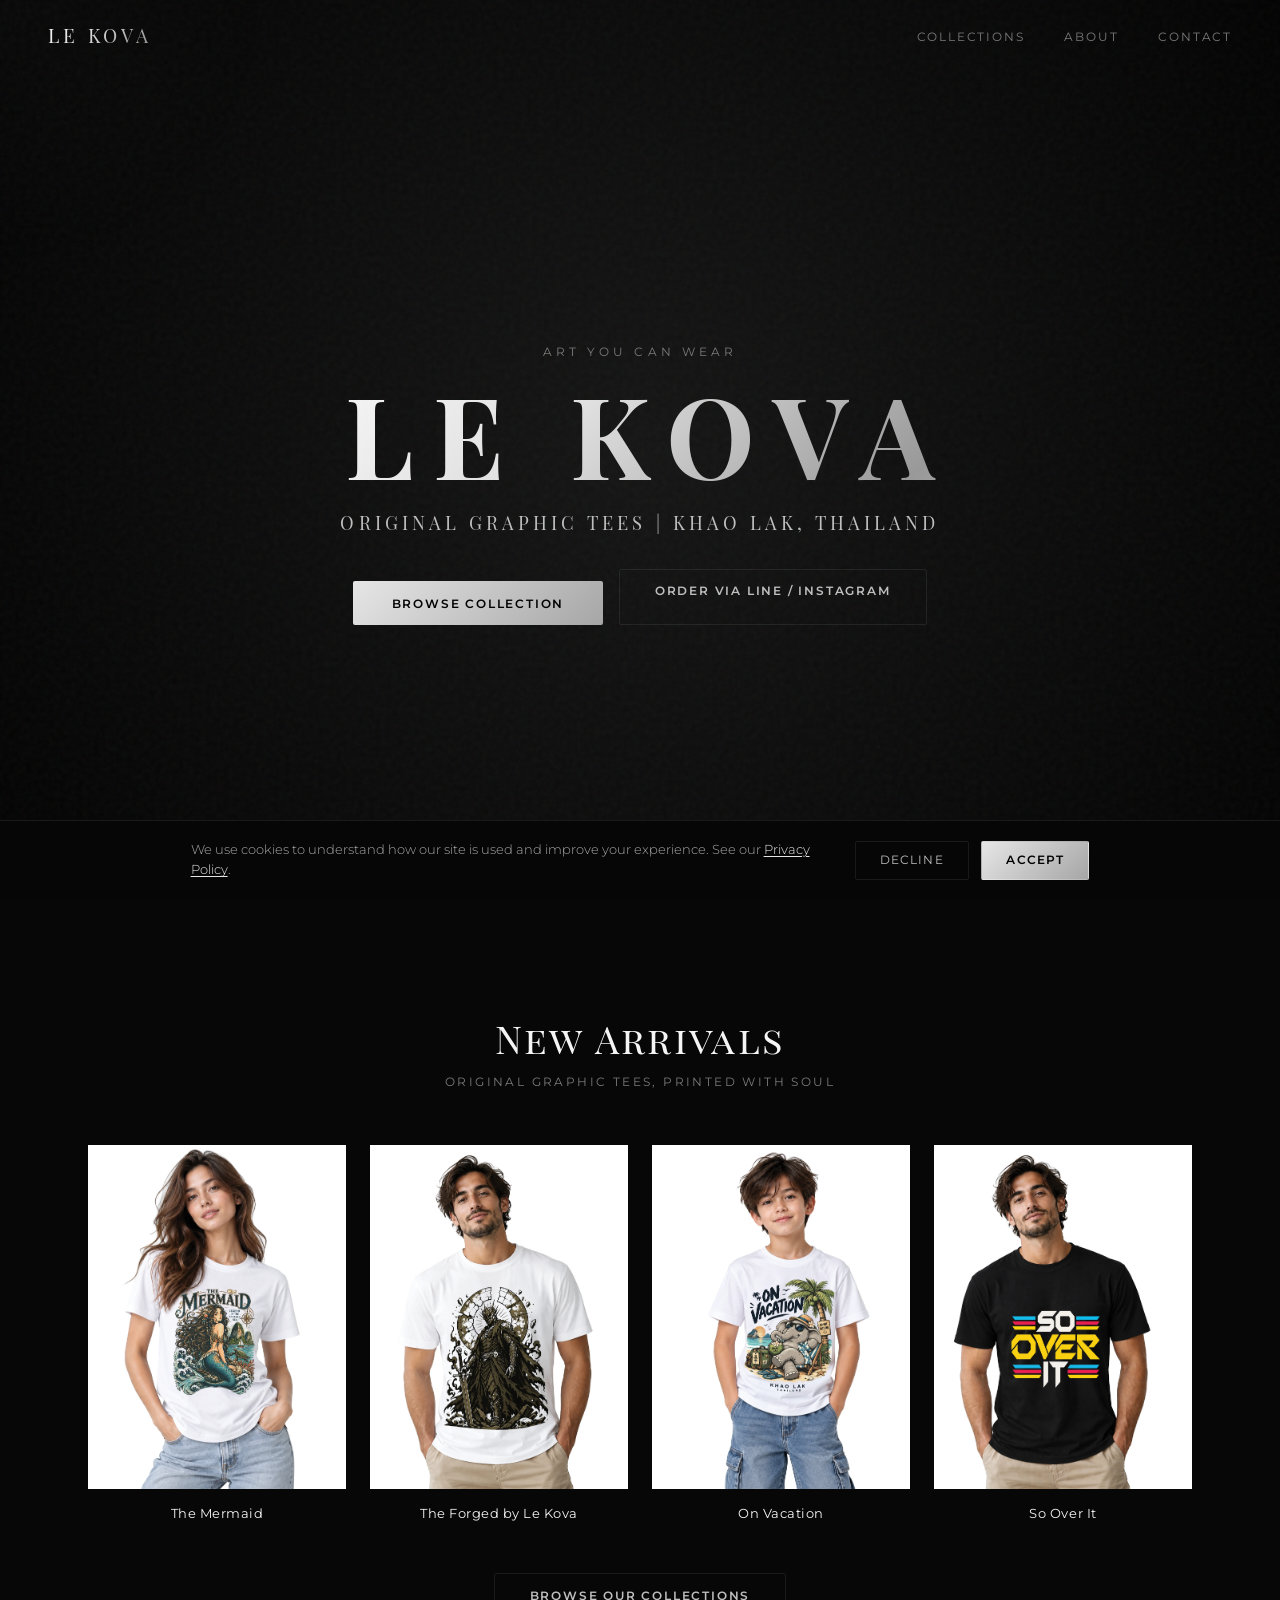
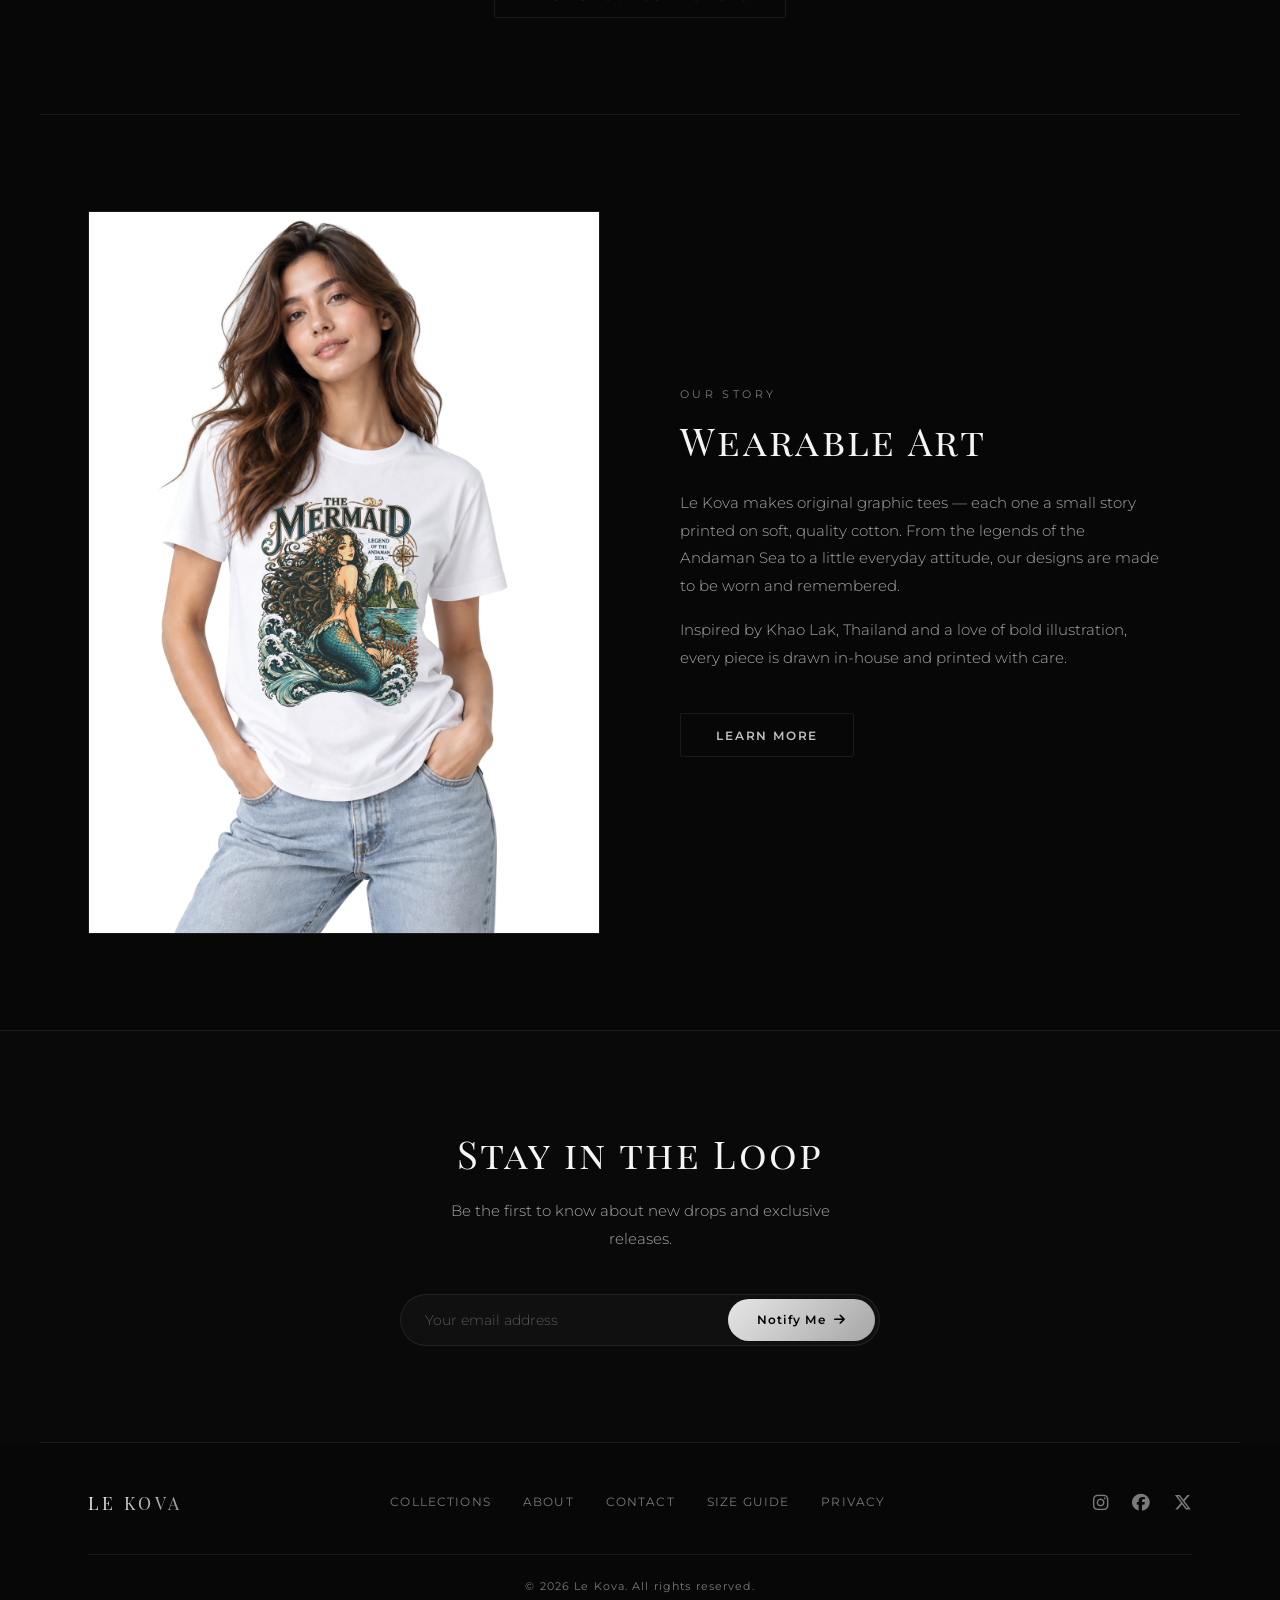
<file: index.html>
<!DOCTYPE html>
<html lang="en">
<head>
    <!-- Google tag (gtag.js) -->
    <script async src="https://www.googletagmanager.com/gtag/js?id=G-JYLKJXTPT1"></script>
    <script>
      window.dataLayer = window.dataLayer || [];
      function gtag(){dataLayer.push(arguments);}

      // Consent Mode v2 — default everything to denied until the visitor chooses.
      gtag('consent', 'default', {
        'ad_storage': 'denied',
        'ad_user_data': 'denied',
        'ad_personalization': 'denied',
        'analytics_storage': 'denied',
        'wait_for_update': 500
      });

      gtag('js', new Date());
      gtag('config', 'G-JYLKJXTPT1');
    </script>

    <meta charset="UTF-8">
    <meta name="viewport" content="width=device-width, initial-scale=1.0">
    <title>Le Kova | Original Graphic Tees Inspired by Thailand</title>
    <meta name="description" content="Le Kova — original graphic tees inspired by the Andaman Sea, Khao Lak, and bold imagination. Statement art you can wear. Order via LINE or Instagram.">
    <meta name="keywords" content="graphic tees, khao lak t-shirts, thailand t-shirts, andaman, statement tees, le kova, printed t-shirts, souvenir t-shirts, graphic t-shirt brand">
    <meta name="author" content="Le Kova">
    <link rel="canonical" href="https://www.lekova.net/">

    <!-- Open Graph (Facebook, Instagram, WhatsApp previews) -->
    <meta property="og:type" content="website">
    <meta property="og:url" content="https://www.lekova.net/">
    <meta property="og:title" content="Le Kova | Original Graphic Tees Inspired by Thailand">
    <meta property="og:description" content="Original graphic tees inspired by the Andaman Sea, Khao Lak, and bold imagination. Statement art you can wear.">
    <meta property="og:image" content="https://www.lekova.net/favicon.png">
    <meta property="og:site_name" content="Le Kova">

    <!-- Twitter / X Card -->
    <meta name="twitter:card" content="summary_large_image">
    <meta name="twitter:title" content="Le Kova | Original Graphic Tees Inspired by Thailand">
    <meta name="twitter:description" content="Original graphic tees inspired by the Andaman Sea, Khao Lak, and bold imagination.">
    <meta name="twitter:image" content="https://www.lekova.net/favicon.png">

    <!-- Schema.org Structured Data -->
    <script type="application/ld+json">
    {
      "@context": "https://schema.org",
      "@type": "Organization",
      "name": "Le Kova",
      "url": "https://www.lekova.net",
      "logo": "https://www.lekova.net/favicon.png",
      "description": "Original graphic tees inspired by the Andaman Sea, Khao Lak, and bold imagination. Statement art you can wear.",
      "sameAs": [
        "https://www.instagram.com/lekovaofficial/",
        "https://www.facebook.com/lekovaofficial",
        "https://x.com/lekovaofficial"
      ]
    }
    </script>
    <script type="application/ld+json">
    {
      "@context": "https://schema.org",
      "@type": "WebSite",
      "name": "Le Kova",
      "url": "https://www.lekova.net"
    }
    </script>

    <link rel="icon" type="image/png" sizes="64x64" href="favicon.png">
    <link rel="apple-touch-icon" sizes="64x64" href="favicon.png">
    <link rel="shortcut icon" href="favicon.png">
    <link rel="stylesheet" href="style.css">
    <link rel="preconnect" href="https://fonts.googleapis.com">
    <link rel="preconnect" href="https://fonts.gstatic.com" crossorigin>
    <link href="https://fonts.googleapis.com/css2?family=Playfair+Display+SC:wght@400;700;900&family=Montserrat:wght@300;400;600&display=swap" rel="stylesheet">
    <link rel="stylesheet" href="https://cdnjs.cloudflare.com/ajax/libs/font-awesome/6.7.2/css/all.min.css">
</head>
<body>

    <!-- Background -->
    <div class="bg-overlay"></div>
    <div class="glow-effect"></div>

    <!-- Navigation -->
    <nav class="nav" id="nav">
        <a href="#home" class="nav-logo">LE KOVA</a>
        <ul class="nav-links" id="navLinks">
            <li><a href="#collections">Collections</a></li>
            <li><a href="/about/">About</a></li>
            <li><a href="/contact/">Contact</a></li>
        </ul>
        <button class="nav-toggle" id="navToggle" aria-label="Toggle menu">
            <span></span>
            <span></span>
            <span></span>
        </button>
    </nav>

    <!-- Hero -->
    <section class="hero" id="home">
        <div class="hero-content">
            <p class="hero-eyebrow">Art You Can Wear</p>
            <div class="brand-name" role="img" aria-label="Le Kova">LE KOVA</div>
            <h1 class="hero-h1">Original Graphic Tees | Khao Lak, Thailand</h1>
            <div class="hero-ctas">
                <a href="#collections" class="btn-primary">Browse Collection</a>
                <a href="/contact/" class="btn-outline">Order via LINE / Instagram</a>
            </div>
        </div>
    </section>

    <!-- Collections -->
    <section class="section collections-section" id="collections">
        <div class="section-header">
            <h2 class="section-title">New Arrivals</h2>
            <p class="section-sub">Original graphic tees, printed with soul</p>
        </div>
        <div class="products-grid">
            <a class="product-card" href="/products/the-mermaid/">
                <div class="product-img">
                    <img class="product-photo" src="/images/mermaid-andaman.webp" alt="Mermaid graphic tee inspired by the Andaman Sea, by Le Kova" loading="lazy" width="1290" height="1816">
                </div>
                <div class="product-info">
                    <h3 class="product-name">The Mermaid</h3>
                </div>
            </a>
            <a class="product-card" href="/products/the-forged/">
                <div class="product-img">
                    <img class="product-photo" src="/images/fallen-king.webp" alt="The Forged dark fantasy warrior graphic tee by Le Kova" loading="lazy" width="1290" height="1816">
                </div>
                <div class="product-info">
                    <h3 class="product-name">The Forged by Le Kova</h3>
                </div>
            </a>
            <a class="product-card" href="/products/on-vacation/">
                <div class="product-img">
                    <img class="product-photo" src="/images/khao-lak-vacation.webp" alt="On Vacation Khao Lak Thailand elephant graphic tee by Le Kova" loading="lazy" width="1290" height="1816">
                </div>
                <div class="product-info">
                    <h3 class="product-name">On Vacation</h3>
                </div>
            </a>
            <a class="product-card" href="/products/so-over-it/">
                <div class="product-img">
                    <img class="product-photo" src="/images/so-over-it.webp" alt="So Over It retro slogan graphic tee by Le Kova" loading="lazy" width="1290" height="1816">
                </div>
                <div class="product-info">
                    <h3 class="product-name">So Over It</h3>
                </div>
            </a>
        </div>
        <div class="section-cta">
            <a href="https://www.instagram.com/lekovaofficial/" target="_blank" rel="noopener" class="btn-outline">Browse Our Collections</a>
        </div>
    </section>

    <!-- About -->
    <section class="section about-section" id="about">
        <div class="about-grid">
            <div class="about-image">
                <img class="about-photo" src="/images/mermaid-andaman.webp" alt="The Mermaid — Legend of the Andaman Sea graphic tee by Le Kova" loading="lazy" width="1290" height="1816">
            </div>
            <div class="about-text">
                <p class="section-eyebrow">Our Story</p>
                <h2 class="section-title">Wearable Art</h2>
                <p class="body-text">
                    Le Kova makes original graphic tees — each one a small story printed on soft,
                    quality cotton. From the legends of the Andaman Sea to a little everyday attitude,
                    our designs are made to be worn and remembered.
                </p>
                <p class="body-text">
                    Inspired by Khao Lak, Thailand and a love of bold illustration, every piece is
                    drawn in-house and printed with care.
                </p>
                <a href="/about/" class="btn-outline about-btn">Learn More</a>
            </div>
        </div>
    </section>

    <!-- Newsletter -->
    <section class="newsletter-section" id="contact">
        <div class="newsletter-inner">
            <h2 class="section-title">Stay in the Loop</h2>
            <p class="body-text">Be the first to know about new drops and exclusive releases.</p>
            <form class="notify-form" id="notifyForm">
                <input type="email" class="email-input" placeholder="Your email address" required>
                <button type="submit" class="submit-btn">
                    Notify Me <i class="fa-solid fa-arrow-right"></i>
                </button>
            </form>
        </div>
    </section>

    <!-- Footer -->
    <footer class="footer">
        <div class="footer-top">
            <a href="#home" class="footer-logo">LE KOVA</a>
            <nav class="footer-nav">
                <a href="#collections">Collections</a>
                <a href="/about/">About</a>
                <a href="/contact/">Contact</a>
                <a href="/size-guide/">Size Guide</a>
                <a href="/privacy/">Privacy</a>
            </nav>
            <div class="social-links">
                <a href="https://www.instagram.com/lekovaofficial/" target="_blank" rel="noopener" aria-label="Instagram"><i class="fa-brands fa-instagram"></i></a>
                <a href="https://www.facebook.com/lekovaofficial" target="_blank" rel="noopener" aria-label="Facebook"><i class="fa-brands fa-facebook"></i></a>
                <a href="https://x.com/lekovaofficial" target="_blank" rel="noopener" aria-label="X"><i class="fa-brands fa-x-twitter"></i></a>
            </div>
        </div>
        <div class="footer-bottom">
            <p>© 2026 Le Kova. All rights reserved.</p>
        </div>
    </footer>

    <script src="script.js"></script>
</body>
</html>
</file>
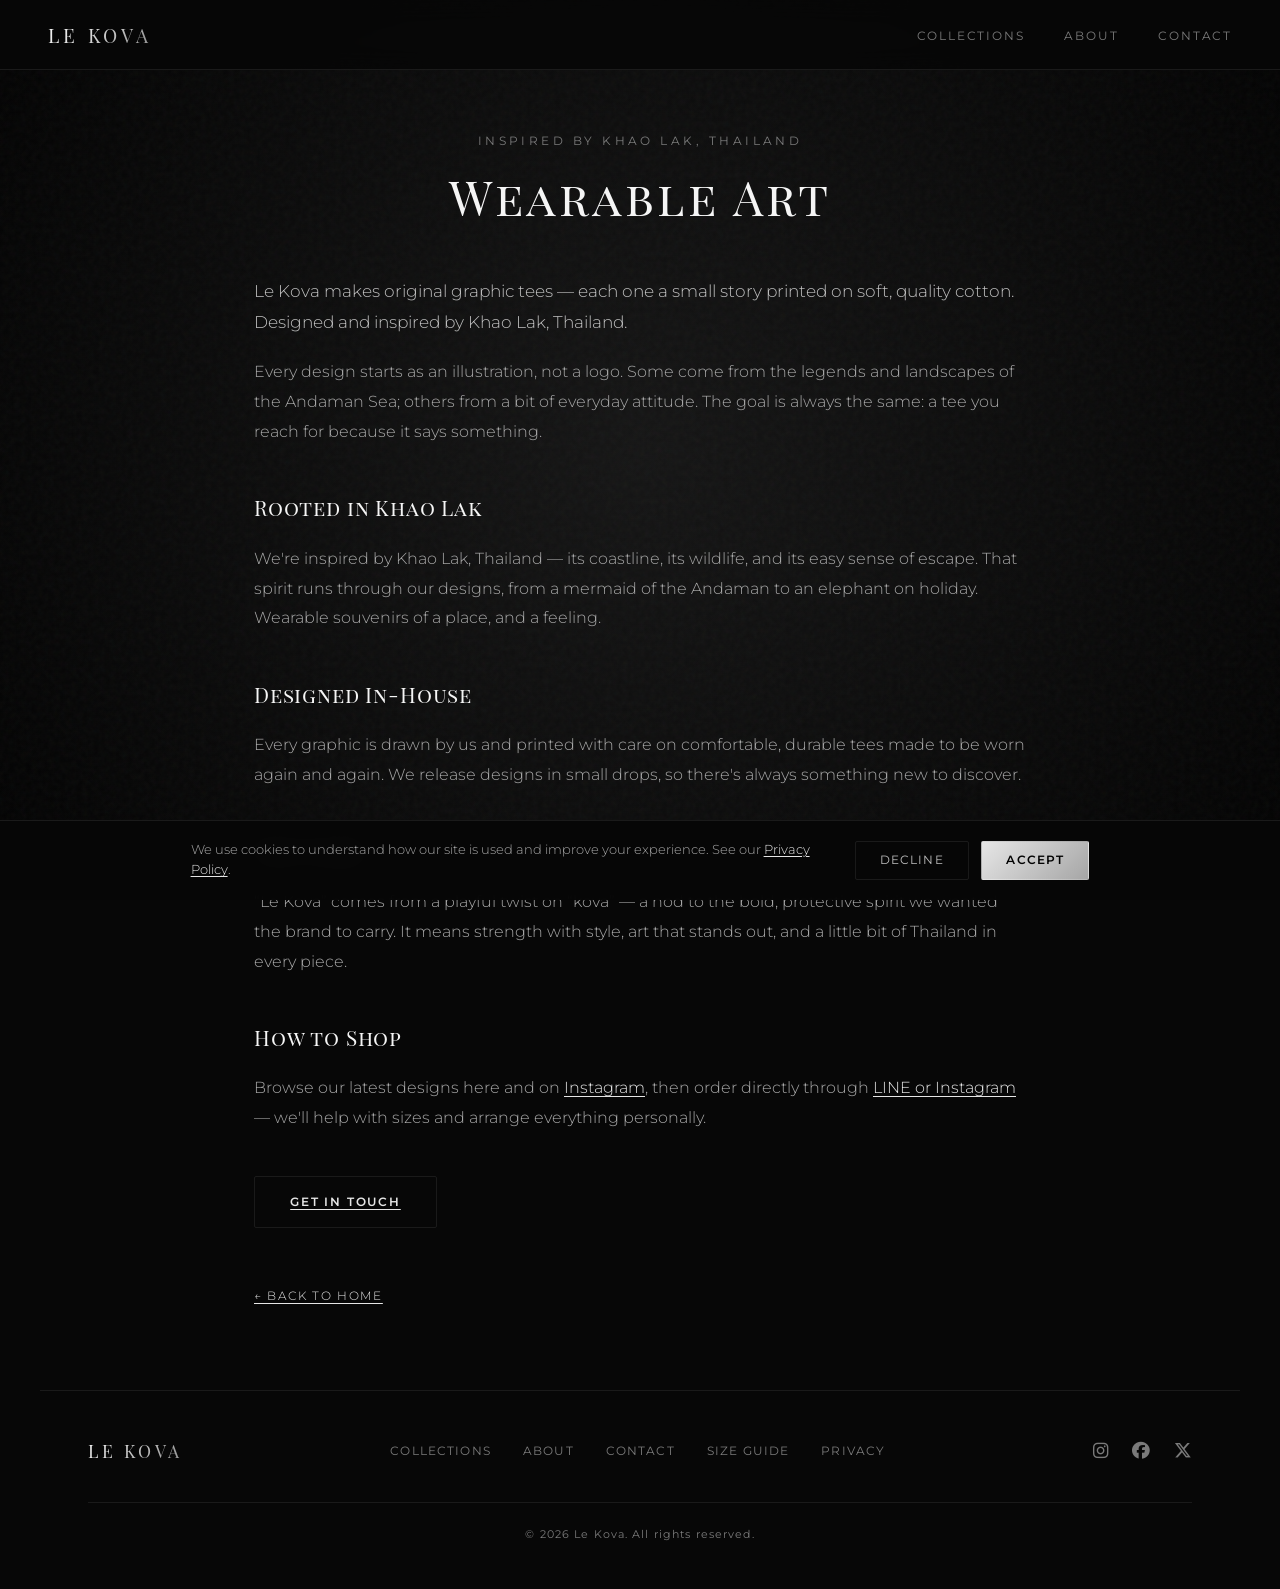
<file: about/index.html>
<!DOCTYPE html>
<html lang="en">
<head>
    <!-- Google tag (gtag.js) -->
    <script async src="https://www.googletagmanager.com/gtag/js?id=G-JYLKJXTPT1"></script>
    <script>
      window.dataLayer = window.dataLayer || [];
      function gtag(){dataLayer.push(arguments);}

      // Consent Mode v2 — default everything to denied until the visitor chooses.
      gtag('consent', 'default', {
        'ad_storage': 'denied',
        'ad_user_data': 'denied',
        'ad_personalization': 'denied',
        'analytics_storage': 'denied',
        'wait_for_update': 500
      });

      gtag('js', new Date());
      gtag('config', 'G-JYLKJXTPT1');
    </script>

    <meta charset="UTF-8">
    <meta name="viewport" content="width=device-width, initial-scale=1.0">
    <title>About | Le Kova</title>
    <meta name="description" content="The story behind Le Kova — original graphic tees inspired by Khao Lak, the Andaman Sea, and bold illustration. Wearable art, designed in-house.">
    <link rel="canonical" href="https://www.lekova.net/about/">

    <meta property="og:type" content="website">
    <meta property="og:url" content="https://www.lekova.net/about/">
    <meta property="og:title" content="About | Le Kova">
    <meta property="og:description" content="The story behind Le Kova — original graphic tees inspired by Khao Lak and the Andaman Sea.">
    <meta property="og:image" content="https://www.lekova.net/favicon.png">
    <meta property="og:site_name" content="Le Kova">

    <link rel="icon" type="image/png" sizes="64x64" href="/favicon.png">
    <link rel="apple-touch-icon" sizes="64x64" href="/favicon.png">
    <link rel="stylesheet" href="/style.css">
    <link rel="preconnect" href="https://fonts.googleapis.com">
    <link rel="preconnect" href="https://fonts.gstatic.com" crossorigin>
    <link href="https://fonts.googleapis.com/css2?family=Playfair+Display+SC:wght@400;700;900&family=Montserrat:wght@300;400;600&display=swap" rel="stylesheet">
    <link rel="stylesheet" href="https://cdnjs.cloudflare.com/ajax/libs/font-awesome/6.7.2/css/all.min.css">
</head>
<body class="subpage">

    <div class="bg-overlay"></div>

    <!-- Navigation -->
    <nav class="nav scrolled" id="nav">
        <a href="/" class="nav-logo">LE KOVA</a>
        <ul class="nav-links" id="navLinks">
            <li><a href="/#collections">Collections</a></li>
            <li><a href="/about/">About</a></li>
            <li><a href="/contact/">Contact</a></li>
        </ul>
        <button class="nav-toggle" id="navToggle" aria-label="Toggle menu">
            <span></span>
            <span></span>
            <span></span>
        </button>
    </nav>

    <main class="page">
        <div class="page-header">
            <span class="page-eyebrow">Inspired by Khao Lak, Thailand</span>
            <h1 class="page-title">Wearable Art</h1>
        </div>

        <div class="page-body">
            <p class="lead">
                Le Kova makes original graphic tees — each one a small story printed on soft,
                quality cotton. Designed and inspired by Khao Lak, Thailand.
            </p>
            <p>
                Every design starts as an illustration, not a logo. Some come from the legends and
                landscapes of the Andaman Sea; others from a bit of everyday attitude. The goal is
                always the same: a tee you reach for because it says something.
            </p>

            <h2>Rooted in Khao Lak</h2>
            <p>
                We're inspired by Khao Lak, Thailand — its coastline, its wildlife, and its easy
                sense of escape. That spirit runs through our designs, from a mermaid of the Andaman
                to an elephant on holiday. Wearable souvenirs of a place, and a feeling.
            </p>

            <h2>Designed In-House</h2>
            <p>
                Every graphic is drawn by us and printed with care on comfortable, durable tees made
                to be worn again and again. We release designs in small drops, so there's always
                something new to discover.
            </p>

            <h2>The Name</h2>
            <p>
                “Le Kova” comes from a playful twist on “kova” — a nod to the bold, protective spirit
                we wanted the brand to carry. It means strength with style, art that stands out, and a
                little bit of Thailand in every piece.
            </p>

            <h2>How to Shop</h2>
            <p>
                Browse our latest designs here and on
                <a href="https://www.instagram.com/lekovaofficial/" target="_blank" rel="noopener">Instagram</a>,
                then order directly through <a href="/contact/">LINE or Instagram</a> — we'll help with
                sizes and arrange everything personally.
            </p>

            <a href="/contact/" class="btn-outline about-btn">Get in Touch</a>

            <br>
            <a href="/" class="back-link">← Back to Home</a>
        </div>
    </main>

    <!-- Footer -->
    <footer class="footer">
        <div class="footer-top">
            <a href="/" class="footer-logo">LE KOVA</a>
            <nav class="footer-nav">
                <a href="/#collections">Collections</a>
                <a href="/about/">About</a>
                <a href="/contact/">Contact</a>
                <a href="/size-guide/">Size Guide</a>
                <a href="/privacy/">Privacy</a>
            </nav>
            <div class="social-links">
                <a href="https://www.instagram.com/lekovaofficial/" target="_blank" rel="noopener" aria-label="Instagram"><i class="fa-brands fa-instagram"></i></a>
                <a href="https://www.facebook.com/lekovaofficial" target="_blank" rel="noopener" aria-label="Facebook"><i class="fa-brands fa-facebook"></i></a>
                <a href="https://x.com/lekovaofficial" target="_blank" rel="noopener" aria-label="X"><i class="fa-brands fa-x-twitter"></i></a>
            </div>
        </div>
        <div class="footer-bottom">
            <p>© 2026 Le Kova. All rights reserved.</p>
        </div>
    </footer>

    <script src="/script.js"></script>
</body>
</html>
</file>
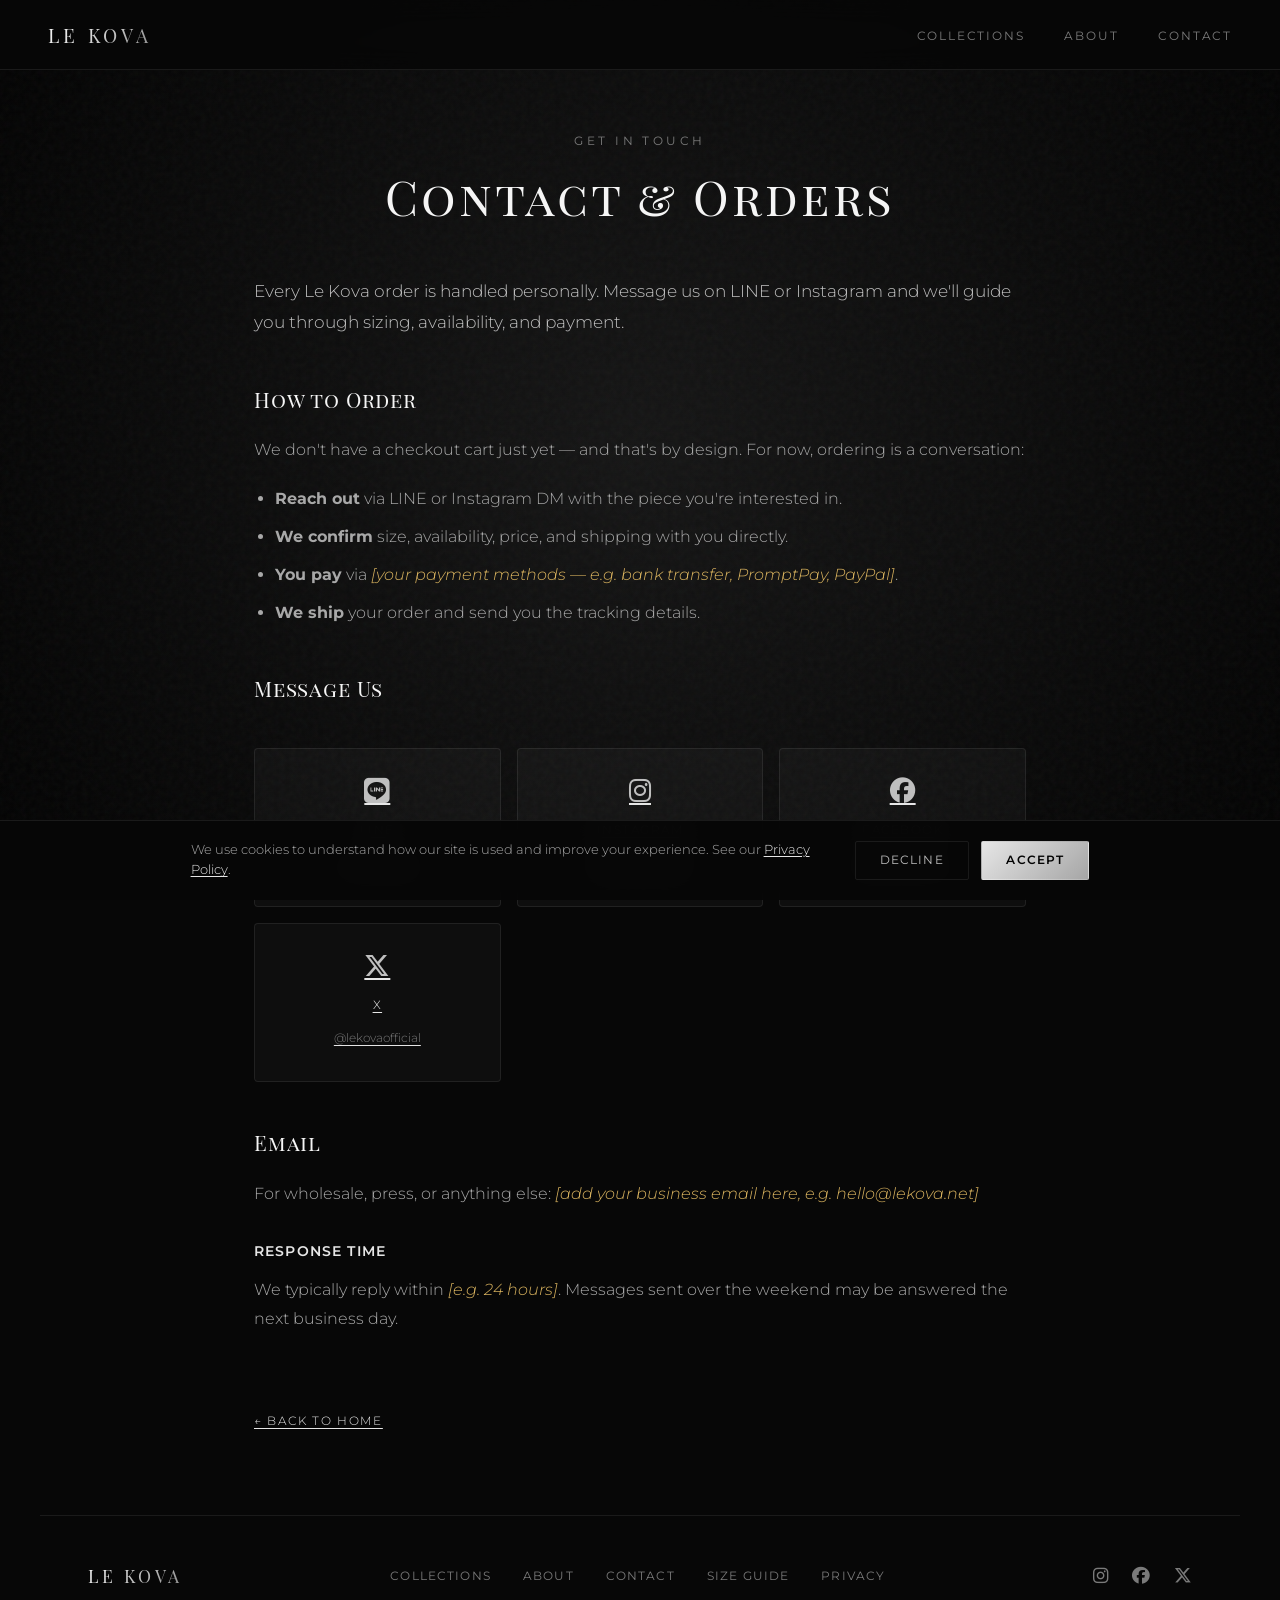
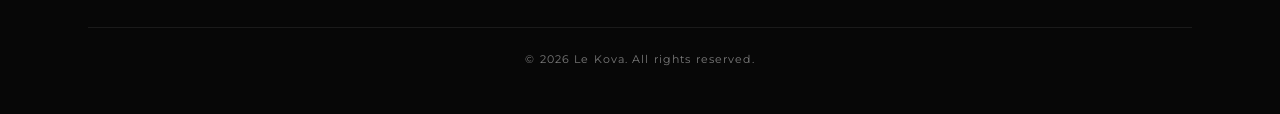
<file: contact/index.html>
<!DOCTYPE html>
<html lang="en">
<head>
    <!-- Google tag (gtag.js) -->
    <script async src="https://www.googletagmanager.com/gtag/js?id=G-JYLKJXTPT1"></script>
    <script>
      window.dataLayer = window.dataLayer || [];
      function gtag(){dataLayer.push(arguments);}

      // Consent Mode v2 — default everything to denied until the visitor chooses.
      gtag('consent', 'default', {
        'ad_storage': 'denied',
        'ad_user_data': 'denied',
        'ad_personalization': 'denied',
        'analytics_storage': 'denied',
        'wait_for_update': 500
      });

      gtag('js', new Date());
      gtag('config', 'G-JYLKJXTPT1');
    </script>

    <meta charset="UTF-8">
    <meta name="viewport" content="width=device-width, initial-scale=1.0">
    <title>Contact & How to Order | Le Kova</title>
    <meta name="description" content="Get in touch with Le Kova and place an order via LINE or Instagram. We reply personally to every message.">
    <link rel="canonical" href="https://www.lekova.net/contact/">

    <meta property="og:type" content="website">
    <meta property="og:url" content="https://www.lekova.net/contact/">
    <meta property="og:title" content="Contact & How to Order | Le Kova">
    <meta property="og:description" content="Order Le Kova pieces via LINE or Instagram. We reply personally.">
    <meta property="og:image" content="https://www.lekova.net/favicon.png">
    <meta property="og:site_name" content="Le Kova">

    <link rel="icon" type="image/png" sizes="64x64" href="/favicon.png">
    <link rel="apple-touch-icon" sizes="64x64" href="/favicon.png">
    <link rel="stylesheet" href="/style.css">
    <link rel="preconnect" href="https://fonts.googleapis.com">
    <link rel="preconnect" href="https://fonts.gstatic.com" crossorigin>
    <link href="https://fonts.googleapis.com/css2?family=Playfair+Display+SC:wght@400;700;900&family=Montserrat:wght@300;400;600&display=swap" rel="stylesheet">
    <link rel="stylesheet" href="https://cdnjs.cloudflare.com/ajax/libs/font-awesome/6.7.2/css/all.min.css">
</head>
<body class="subpage">

    <div class="bg-overlay"></div>

    <nav class="nav scrolled" id="nav">
        <a href="/" class="nav-logo">LE KOVA</a>
        <ul class="nav-links" id="navLinks">
            <li><a href="/#collections">Collections</a></li>
            <li><a href="/about/">About</a></li>
            <li><a href="/contact/">Contact</a></li>
        </ul>
        <button class="nav-toggle" id="navToggle" aria-label="Toggle menu">
            <span></span>
            <span></span>
            <span></span>
        </button>
    </nav>

    <main class="page">
        <div class="page-header">
            <span class="page-eyebrow">Get in Touch</span>
            <h1 class="page-title">Contact &amp; Orders</h1>
        </div>

        <div class="page-body">
            <p class="lead">
                Every Le Kova order is handled personally. Message us on LINE or Instagram and
                we'll guide you through sizing, availability, and payment.
            </p>

            <h2>How to Order</h2>
            <p>
                We don't have a checkout cart just yet — and that's by design. For now, ordering is
                a conversation:
            </p>
            <ul>
                <li><strong>Reach out</strong> via LINE or Instagram DM with the piece you're interested in.</li>
                <li><strong>We confirm</strong> size, availability, price, and shipping with you directly.</li>
                <li><strong>You pay</strong> via <span class="fill">[your payment methods — e.g. bank transfer, PromptPay, PayPal]</span>.</li>
                <li><strong>We ship</strong> your order and send you the tracking details.</li>
            </ul>

            <h2>Message Us</h2>
            <div class="contact-methods">
                <a class="contact-card" href="https://line.me/R/ti/p/%40lekova" target="_blank" rel="noopener">
                    <i class="fa-brands fa-line"></i>
                    <span class="c-label">LINE</span>
                    <span class="c-detail">Chat &amp; order</span>
                </a>
                <a class="contact-card" href="https://www.instagram.com/lekovaofficial/" target="_blank" rel="noopener">
                    <i class="fa-brands fa-instagram"></i>
                    <span class="c-label">Instagram</span>
                    <span class="c-detail">@lekovaofficial</span>
                </a>
                <a class="contact-card" href="https://www.facebook.com/lekovaofficial" target="_blank" rel="noopener">
                    <i class="fa-brands fa-facebook"></i>
                    <span class="c-label">Facebook</span>
                    <span class="c-detail">@lekovaofficial</span>
                </a>
                <a class="contact-card" href="https://x.com/lekovaofficial" target="_blank" rel="noopener">
                    <i class="fa-brands fa-x-twitter"></i>
                    <span class="c-label">X</span>
                    <span class="c-detail">@lekovaofficial</span>
                </a>
            </div>

            <h2>Email</h2>
            <p>
                For wholesale, press, or anything else:
                <span class="fill">[add your business email here, e.g. hello@lekova.net]</span>
            </p>

            <h3>Response Time</h3>
            <p>
                We typically reply within <span class="fill">[e.g. 24 hours]</span>. Messages sent over
                the weekend may be answered the next business day.
            </p>

            <a href="/" class="back-link">← Back to Home</a>
        </div>
    </main>

    <footer class="footer">
        <div class="footer-top">
            <a href="/" class="footer-logo">LE KOVA</a>
            <nav class="footer-nav">
                <a href="/#collections">Collections</a>
                <a href="/about/">About</a>
                <a href="/contact/">Contact</a>
                <a href="/size-guide/">Size Guide</a>
                <a href="/privacy/">Privacy</a>
            </nav>
            <div class="social-links">
                <a href="https://www.instagram.com/lekovaofficial/" target="_blank" rel="noopener" aria-label="Instagram"><i class="fa-brands fa-instagram"></i></a>
                <a href="https://www.facebook.com/lekovaofficial" target="_blank" rel="noopener" aria-label="Facebook"><i class="fa-brands fa-facebook"></i></a>
                <a href="https://x.com/lekovaofficial" target="_blank" rel="noopener" aria-label="X"><i class="fa-brands fa-x-twitter"></i></a>
            </div>
        </div>
        <div class="footer-bottom">
            <p>© 2026 Le Kova. All rights reserved.</p>
        </div>
    </footer>

    <script src="/script.js"></script>
</body>
</html>
</file>
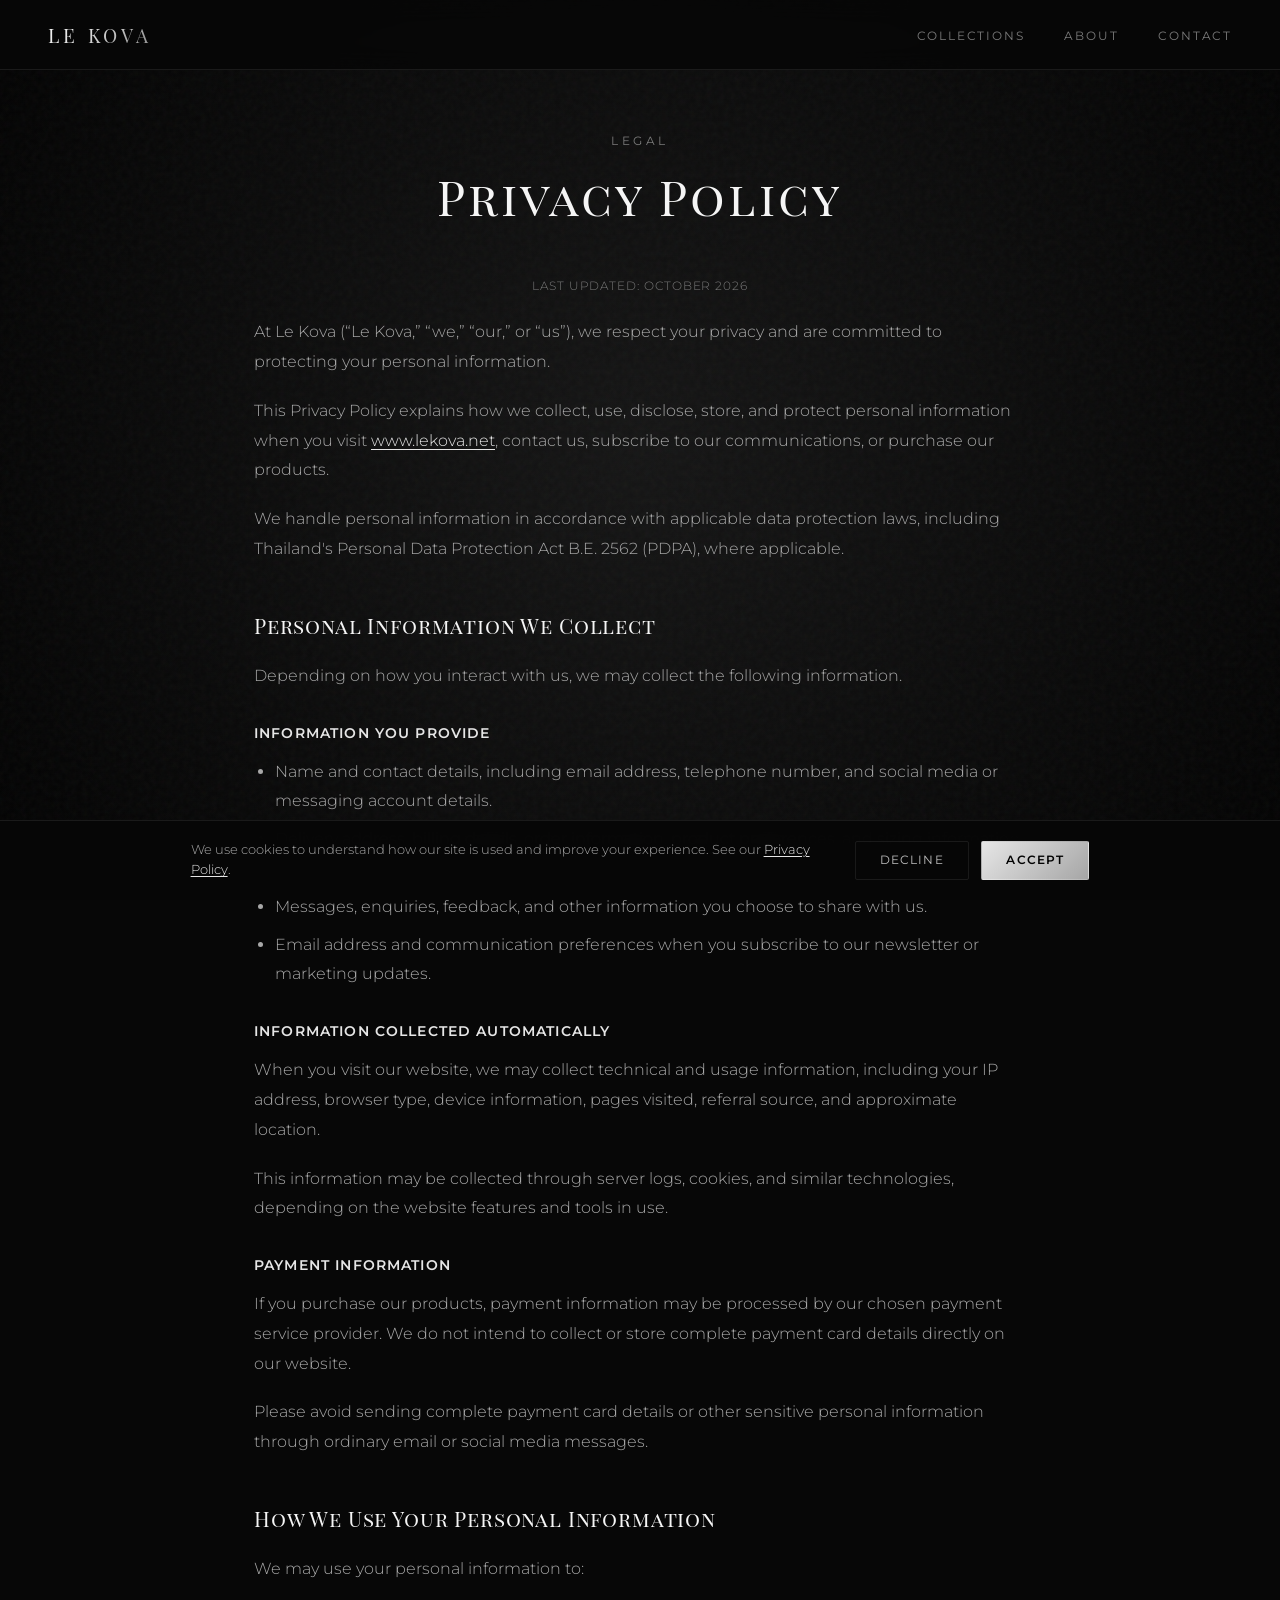
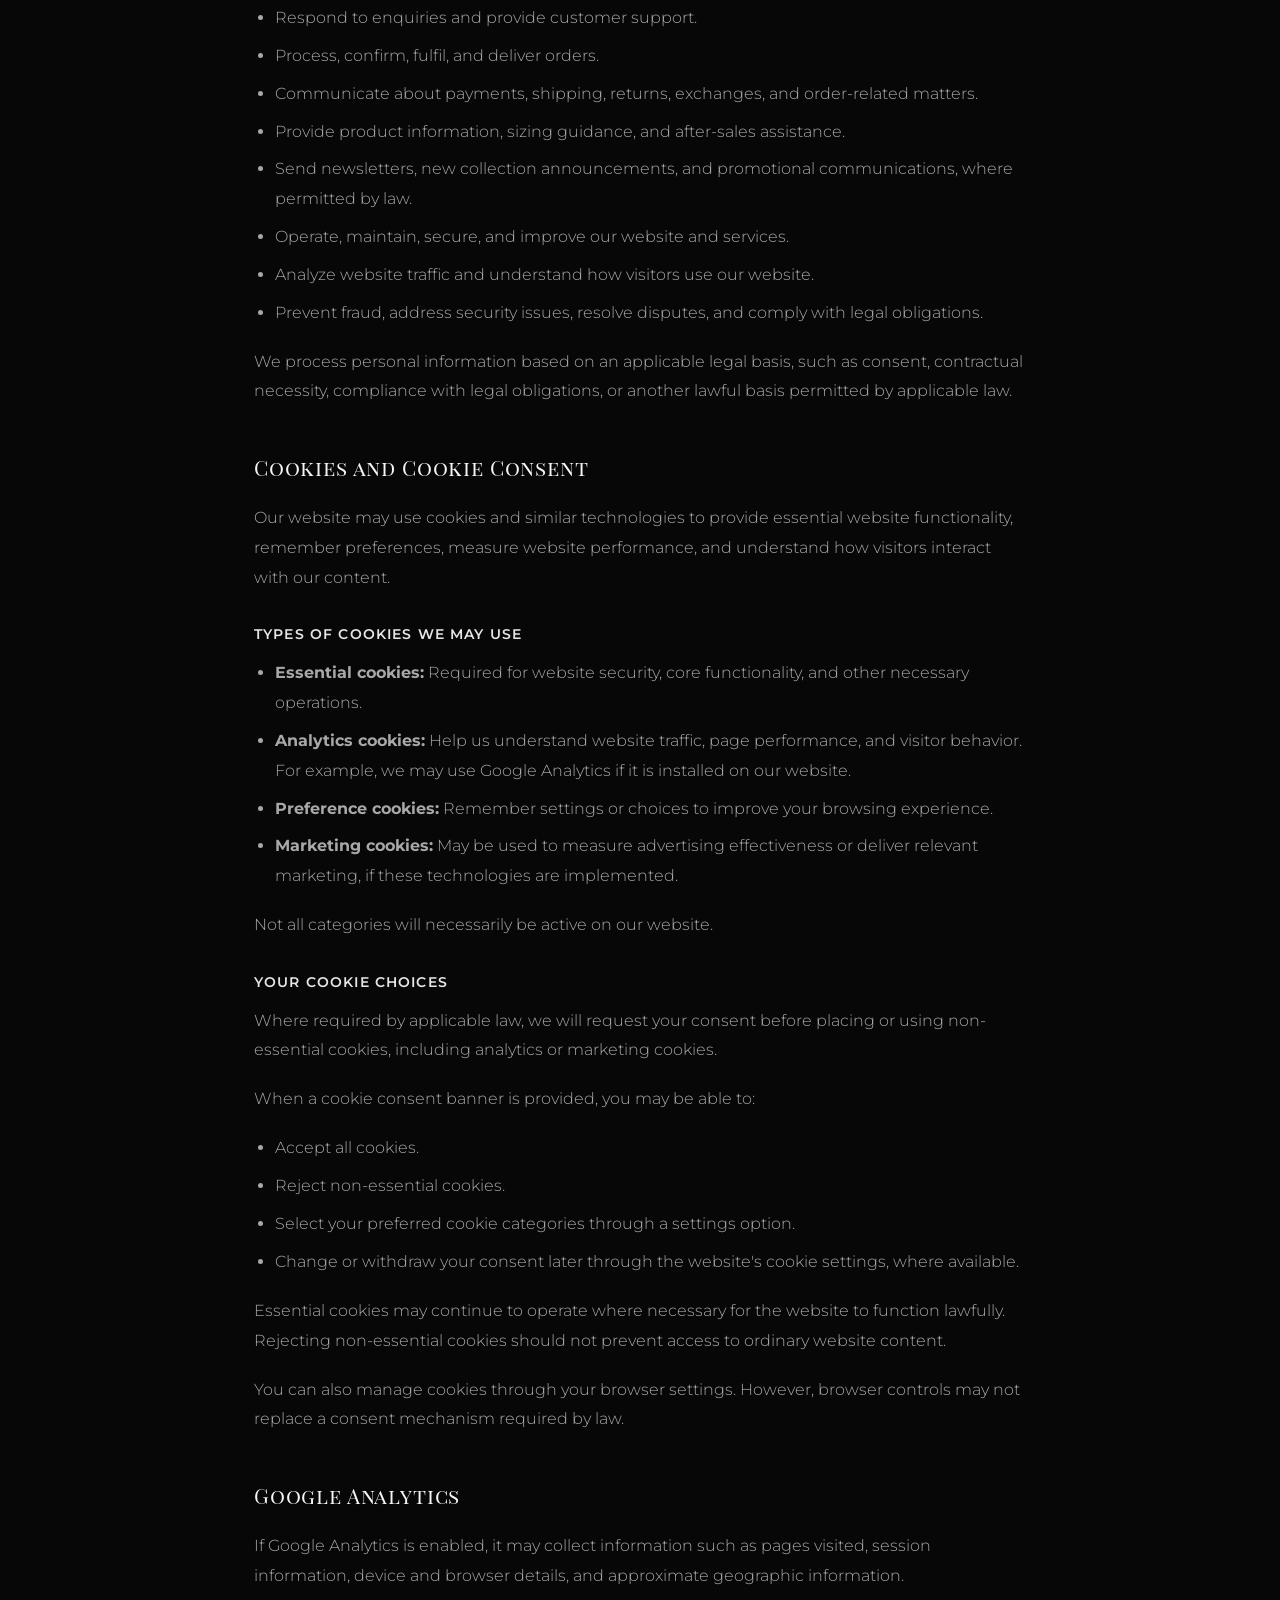
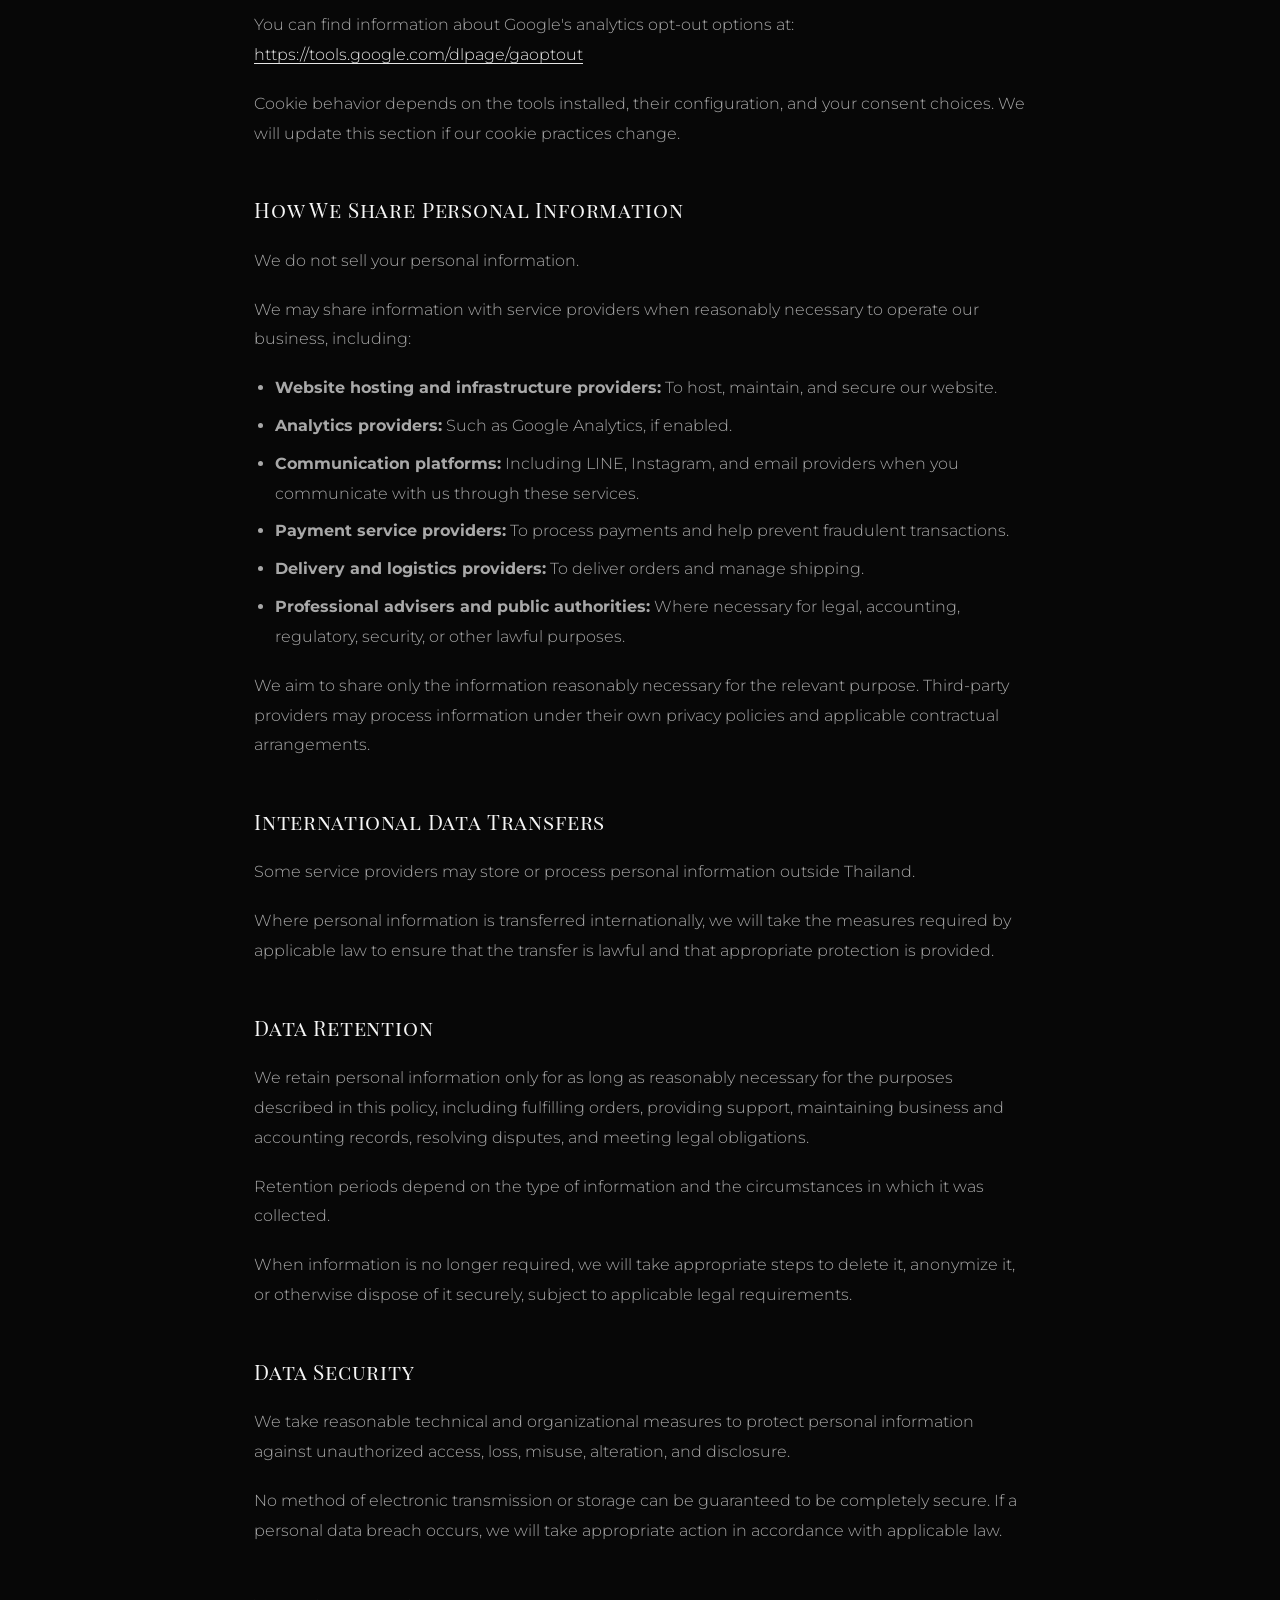
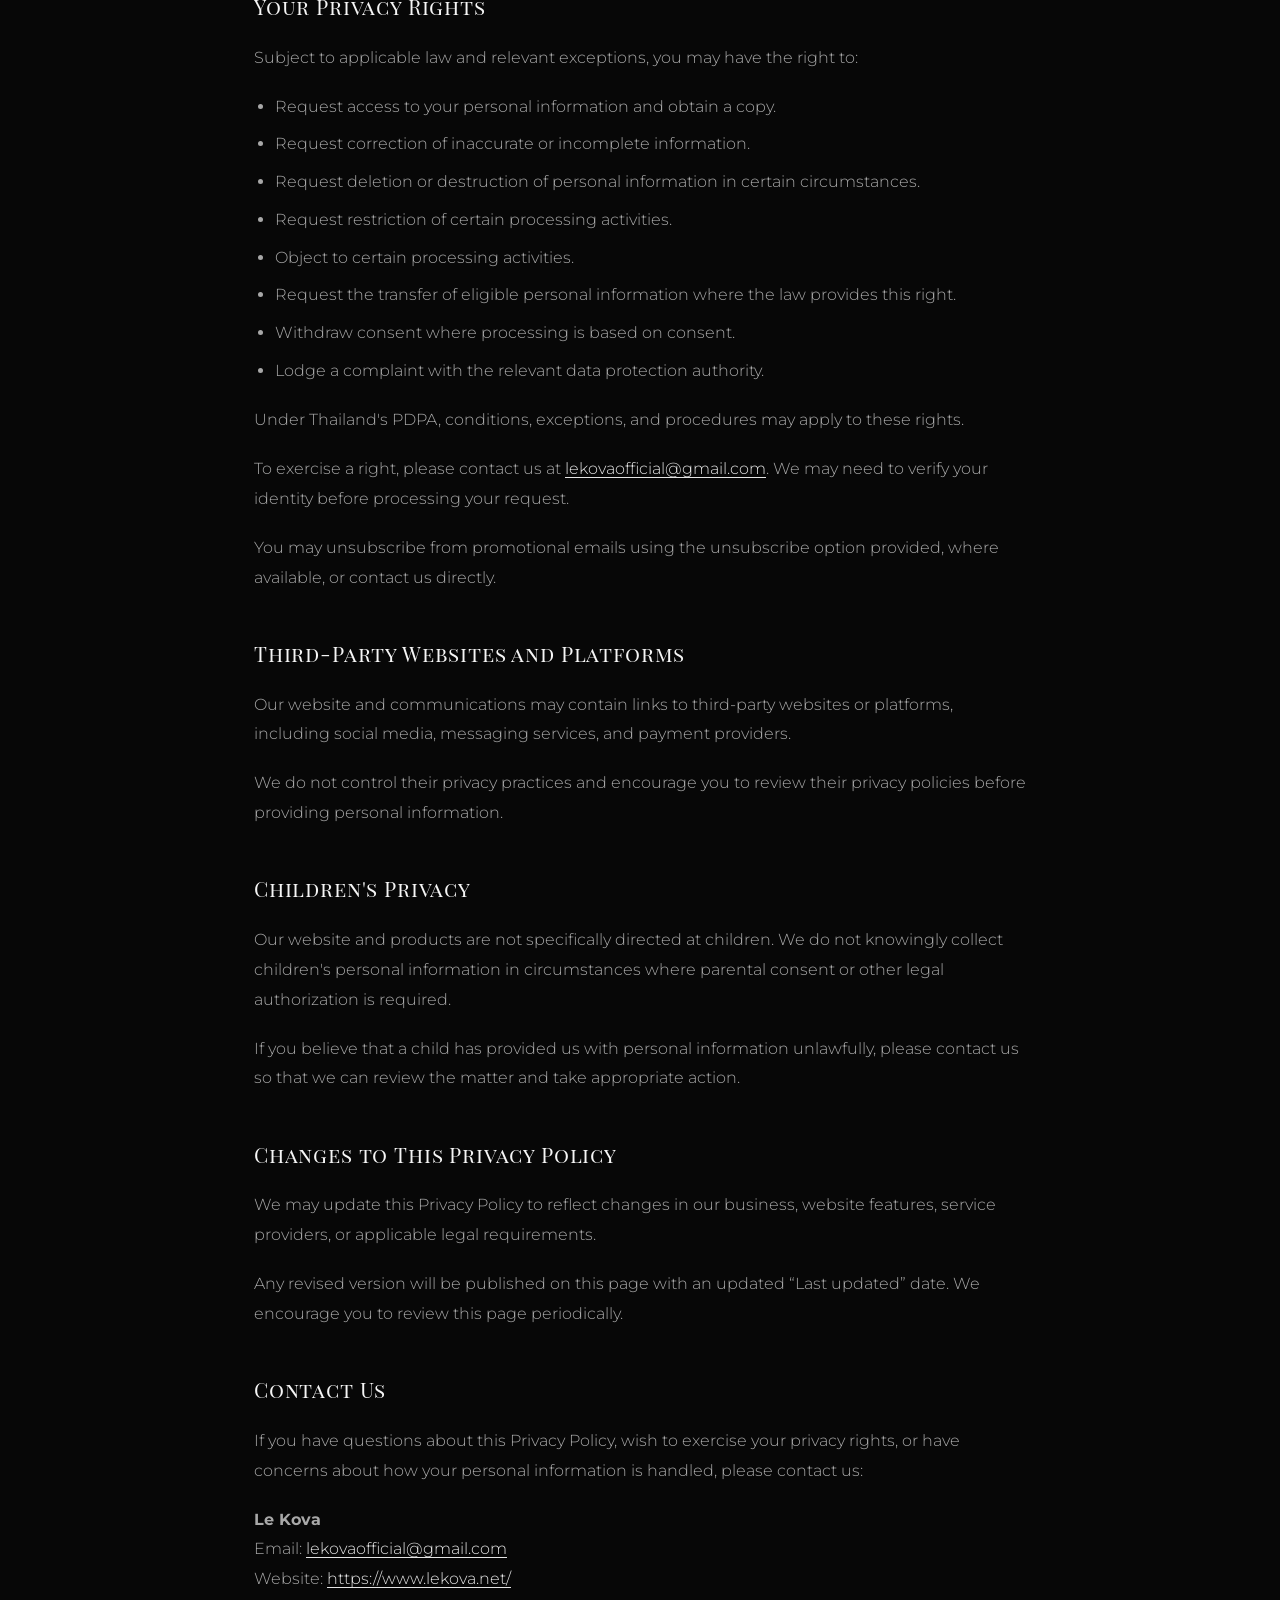
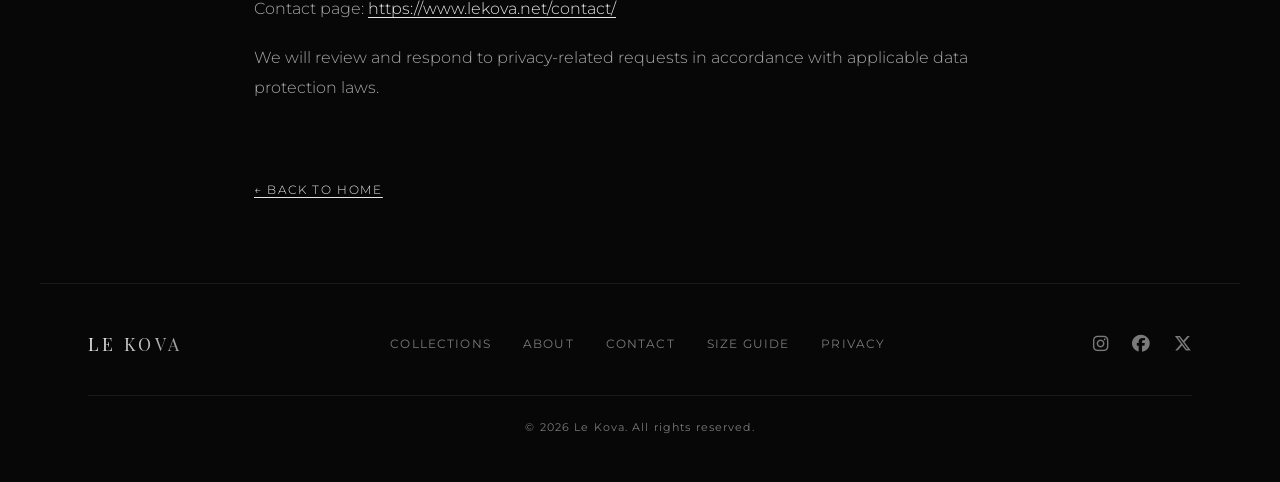
<file: privacy/index.html>
<!DOCTYPE html>
<html lang="en">
<head>
    <!-- Google tag (gtag.js) -->
    <script async src="https://www.googletagmanager.com/gtag/js?id=G-JYLKJXTPT1"></script>
    <script>
      window.dataLayer = window.dataLayer || [];
      function gtag(){dataLayer.push(arguments);}

      // Consent Mode v2 — default everything to denied until the visitor chooses.
      gtag('consent', 'default', {
        'ad_storage': 'denied',
        'ad_user_data': 'denied',
        'ad_personalization': 'denied',
        'analytics_storage': 'denied',
        'wait_for_update': 500
      });

      gtag('js', new Date());
      gtag('config', 'G-JYLKJXTPT1');
    </script>

    <meta charset="UTF-8">
    <meta name="viewport" content="width=device-width, initial-scale=1.0">
    <title>Privacy Policy | Le Kova</title>
    <meta name="description" content="How Le Kova collects, uses, and protects your personal information.">
    <link rel="canonical" href="https://www.lekova.net/privacy/">

    <link rel="icon" type="image/png" sizes="64x64" href="/favicon.png">
    <link rel="apple-touch-icon" sizes="64x64" href="/favicon.png">
    <link rel="stylesheet" href="/style.css">
    <link rel="preconnect" href="https://fonts.googleapis.com">
    <link rel="preconnect" href="https://fonts.gstatic.com" crossorigin>
    <link href="https://fonts.googleapis.com/css2?family=Playfair+Display+SC:wght@400;700;900&family=Montserrat:wght@300;400;600&display=swap" rel="stylesheet">
    <link rel="stylesheet" href="https://cdnjs.cloudflare.com/ajax/libs/font-awesome/6.7.2/css/all.min.css">
</head>
<body class="subpage">

    <div class="bg-overlay"></div>

    <nav class="nav scrolled" id="nav">
        <a href="/" class="nav-logo">LE KOVA</a>
        <ul class="nav-links" id="navLinks">
            <li><a href="/#collections">Collections</a></li>
            <li><a href="/about/">About</a></li>
            <li><a href="/contact/">Contact</a></li>
        </ul>
        <button class="nav-toggle" id="navToggle" aria-label="Toggle menu">
            <span></span>
            <span></span>
            <span></span>
        </button>
    </nav>

    <main class="page">
        <div class="page-header">
            <span class="page-eyebrow">Legal</span>
            <h1 class="page-title">Privacy Policy</h1>
        </div>

        <div class="page-body">
            <p class="updated">Last updated: October 2026</p>

            <p>
                At Le Kova (“Le Kova,” “we,” “our,” or “us”), we respect your privacy and are
                committed to protecting your personal information.
            </p>
            <p>
                This Privacy Policy explains how we collect, use, disclose, store, and protect
                personal information when you visit <a href="https://www.lekova.net">www.lekova.net</a>,
                contact us, subscribe to our communications, or purchase our products.
            </p>
            <p>
                We handle personal information in accordance with applicable data protection laws,
                including Thailand's Personal Data Protection Act B.E. 2562 (PDPA), where applicable.
            </p>

            <h2>Personal Information We Collect</h2>
            <p>Depending on how you interact with us, we may collect the following information.</p>

            <h3>Information you provide</h3>
            <ul>
                <li>Name and contact details, including email address, telephone number, and social media or messaging account details.</li>
                <li>Delivery address, billing details, order information, product preferences, and sizing information where relevant.</li>
                <li>Messages, enquiries, feedback, and other information you choose to share with us.</li>
                <li>Email address and communication preferences when you subscribe to our newsletter or marketing updates.</li>
            </ul>

            <h3>Information collected automatically</h3>
            <p>
                When you visit our website, we may collect technical and usage information, including
                your IP address, browser type, device information, pages visited, referral source, and
                approximate location.
            </p>
            <p>
                This information may be collected through server logs, cookies, and similar
                technologies, depending on the website features and tools in use.
            </p>

            <h3>Payment information</h3>
            <p>
                If you purchase our products, payment information may be processed by our chosen
                payment service provider. We do not intend to collect or store complete payment card
                details directly on our website.
            </p>
            <p>
                Please avoid sending complete payment card details or other sensitive personal
                information through ordinary email or social media messages.
            </p>

            <h2>How We Use Your Personal Information</h2>
            <p>We may use your personal information to:</p>
            <ul>
                <li>Respond to enquiries and provide customer support.</li>
                <li>Process, confirm, fulfil, and deliver orders.</li>
                <li>Communicate about payments, shipping, returns, exchanges, and order-related matters.</li>
                <li>Provide product information, sizing guidance, and after-sales assistance.</li>
                <li>Send newsletters, new collection announcements, and promotional communications, where permitted by law.</li>
                <li>Operate, maintain, secure, and improve our website and services.</li>
                <li>Analyze website traffic and understand how visitors use our website.</li>
                <li>Prevent fraud, address security issues, resolve disputes, and comply with legal obligations.</li>
            </ul>
            <p>
                We process personal information based on an applicable legal basis, such as consent,
                contractual necessity, compliance with legal obligations, or another lawful basis
                permitted by applicable law.
            </p>

            <h2>Cookies and Cookie Consent</h2>
            <p>
                Our website may use cookies and similar technologies to provide essential website
                functionality, remember preferences, measure website performance, and understand how
                visitors interact with our content.
            </p>

            <h3>Types of cookies we may use</h3>
            <ul>
                <li><strong>Essential cookies:</strong> Required for website security, core functionality, and other necessary operations.</li>
                <li><strong>Analytics cookies:</strong> Help us understand website traffic, page performance, and visitor behavior. For example, we may use Google Analytics if it is installed on our website.</li>
                <li><strong>Preference cookies:</strong> Remember settings or choices to improve your browsing experience.</li>
                <li><strong>Marketing cookies:</strong> May be used to measure advertising effectiveness or deliver relevant marketing, if these technologies are implemented.</li>
            </ul>
            <p>Not all categories will necessarily be active on our website.</p>

            <h3>Your cookie choices</h3>
            <p>
                Where required by applicable law, we will request your consent before placing or using
                non-essential cookies, including analytics or marketing cookies.
            </p>
            <p>When a cookie consent banner is provided, you may be able to:</p>
            <ul>
                <li>Accept all cookies.</li>
                <li>Reject non-essential cookies.</li>
                <li>Select your preferred cookie categories through a settings option.</li>
                <li>Change or withdraw your consent later through the website's cookie settings, where available.</li>
            </ul>
            <p>
                Essential cookies may continue to operate where necessary for the website to function
                lawfully. Rejecting non-essential cookies should not prevent access to ordinary website
                content.
            </p>
            <p>
                You can also manage cookies through your browser settings. However, browser controls
                may not replace a consent mechanism required by law.
            </p>

            <h2>Google Analytics</h2>
            <p>
                If Google Analytics is enabled, it may collect information such as pages visited,
                session information, device and browser details, and approximate geographic
                information.
            </p>
            <p>
                You can find information about Google's analytics opt-out options at:
                <a href="https://tools.google.com/dlpage/gaoptout" target="_blank" rel="noopener">https://tools.google.com/dlpage/gaoptout</a>
            </p>
            <p>
                Cookie behavior depends on the tools installed, their configuration, and your consent
                choices. We will update this section if our cookie practices change.
            </p>

            <h2>How We Share Personal Information</h2>
            <p>We do not sell your personal information.</p>
            <p>
                We may share information with service providers when reasonably necessary to operate
                our business, including:
            </p>
            <ul>
                <li><strong>Website hosting and infrastructure providers:</strong> To host, maintain, and secure our website.</li>
                <li><strong>Analytics providers:</strong> Such as Google Analytics, if enabled.</li>
                <li><strong>Communication platforms:</strong> Including LINE, Instagram, and email providers when you communicate with us through these services.</li>
                <li><strong>Payment service providers:</strong> To process payments and help prevent fraudulent transactions.</li>
                <li><strong>Delivery and logistics providers:</strong> To deliver orders and manage shipping.</li>
                <li><strong>Professional advisers and public authorities:</strong> Where necessary for legal, accounting, regulatory, security, or other lawful purposes.</li>
            </ul>
            <p>
                We aim to share only the information reasonably necessary for the relevant purpose.
                Third-party providers may process information under their own privacy policies and
                applicable contractual arrangements.
            </p>

            <h2>International Data Transfers</h2>
            <p>Some service providers may store or process personal information outside Thailand.</p>
            <p>
                Where personal information is transferred internationally, we will take the measures
                required by applicable law to ensure that the transfer is lawful and that appropriate
                protection is provided.
            </p>

            <h2>Data Retention</h2>
            <p>
                We retain personal information only for as long as reasonably necessary for the
                purposes described in this policy, including fulfilling orders, providing support,
                maintaining business and accounting records, resolving disputes, and meeting legal
                obligations.
            </p>
            <p>
                Retention periods depend on the type of information and the circumstances in which it
                was collected.
            </p>
            <p>
                When information is no longer required, we will take appropriate steps to delete it,
                anonymize it, or otherwise dispose of it securely, subject to applicable legal
                requirements.
            </p>

            <h2>Data Security</h2>
            <p>
                We take reasonable technical and organizational measures to protect personal
                information against unauthorized access, loss, misuse, alteration, and disclosure.
            </p>
            <p>
                No method of electronic transmission or storage can be guaranteed to be completely
                secure. If a personal data breach occurs, we will take appropriate action in accordance
                with applicable law.
            </p>

            <h2>Your Privacy Rights</h2>
            <p>Subject to applicable law and relevant exceptions, you may have the right to:</p>
            <ul>
                <li>Request access to your personal information and obtain a copy.</li>
                <li>Request correction of inaccurate or incomplete information.</li>
                <li>Request deletion or destruction of personal information in certain circumstances.</li>
                <li>Request restriction of certain processing activities.</li>
                <li>Object to certain processing activities.</li>
                <li>Request the transfer of eligible personal information where the law provides this right.</li>
                <li>Withdraw consent where processing is based on consent.</li>
                <li>Lodge a complaint with the relevant data protection authority.</li>
            </ul>
            <p>Under Thailand's PDPA, conditions, exceptions, and procedures may apply to these rights.</p>
            <p>
                To exercise a right, please contact us at
                <a href="mailto:lekovaofficial@gmail.com">lekovaofficial@gmail.com</a>. We may need to
                verify your identity before processing your request.
            </p>
            <p>
                You may unsubscribe from promotional emails using the unsubscribe option provided,
                where available, or contact us directly.
            </p>

            <h2>Third-Party Websites and Platforms</h2>
            <p>
                Our website and communications may contain links to third-party websites or platforms,
                including social media, messaging services, and payment providers.
            </p>
            <p>
                We do not control their privacy practices and encourage you to review their privacy
                policies before providing personal information.
            </p>

            <h2>Children's Privacy</h2>
            <p>
                Our website and products are not specifically directed at children. We do not knowingly
                collect children's personal information in circumstances where parental consent or other
                legal authorization is required.
            </p>
            <p>
                If you believe that a child has provided us with personal information unlawfully, please
                contact us so that we can review the matter and take appropriate action.
            </p>

            <h2>Changes to This Privacy Policy</h2>
            <p>
                We may update this Privacy Policy to reflect changes in our business, website features,
                service providers, or applicable legal requirements.
            </p>
            <p>
                Any revised version will be published on this page with an updated “Last updated” date.
                We encourage you to review this page periodically.
            </p>

            <h2>Contact Us</h2>
            <p>
                If you have questions about this Privacy Policy, wish to exercise your privacy rights,
                or have concerns about how your personal information is handled, please contact us:
            </p>
            <p>
                <strong>Le Kova</strong><br>
                Email: <a href="mailto:lekovaofficial@gmail.com">lekovaofficial@gmail.com</a><br>
                Website: <a href="https://www.lekova.net/">https://www.lekova.net/</a><br>
                Contact page: <a href="/contact/">https://www.lekova.net/contact/</a>
            </p>
            <p>
                We will review and respond to privacy-related requests in accordance with applicable
                data protection laws.
            </p>

            <a href="/" class="back-link">← Back to Home</a>
        </div>
    </main>

    <footer class="footer">
        <div class="footer-top">
            <a href="/" class="footer-logo">LE KOVA</a>
            <nav class="footer-nav">
                <a href="/#collections">Collections</a>
                <a href="/about/">About</a>
                <a href="/contact/">Contact</a>
                <a href="/size-guide/">Size Guide</a>
                <a href="/privacy/">Privacy</a>
            </nav>
            <div class="social-links">
                <a href="https://www.instagram.com/lekovaofficial/" target="_blank" rel="noopener" aria-label="Instagram"><i class="fa-brands fa-instagram"></i></a>
                <a href="https://www.facebook.com/lekovaofficial" target="_blank" rel="noopener" aria-label="Facebook"><i class="fa-brands fa-facebook"></i></a>
                <a href="https://x.com/lekovaofficial" target="_blank" rel="noopener" aria-label="X"><i class="fa-brands fa-x-twitter"></i></a>
            </div>
        </div>
        <div class="footer-bottom">
            <p>© 2026 Le Kova. All rights reserved.</p>
        </div>
    </footer>

    <script src="/script.js"></script>
</body>
</html>
</file>
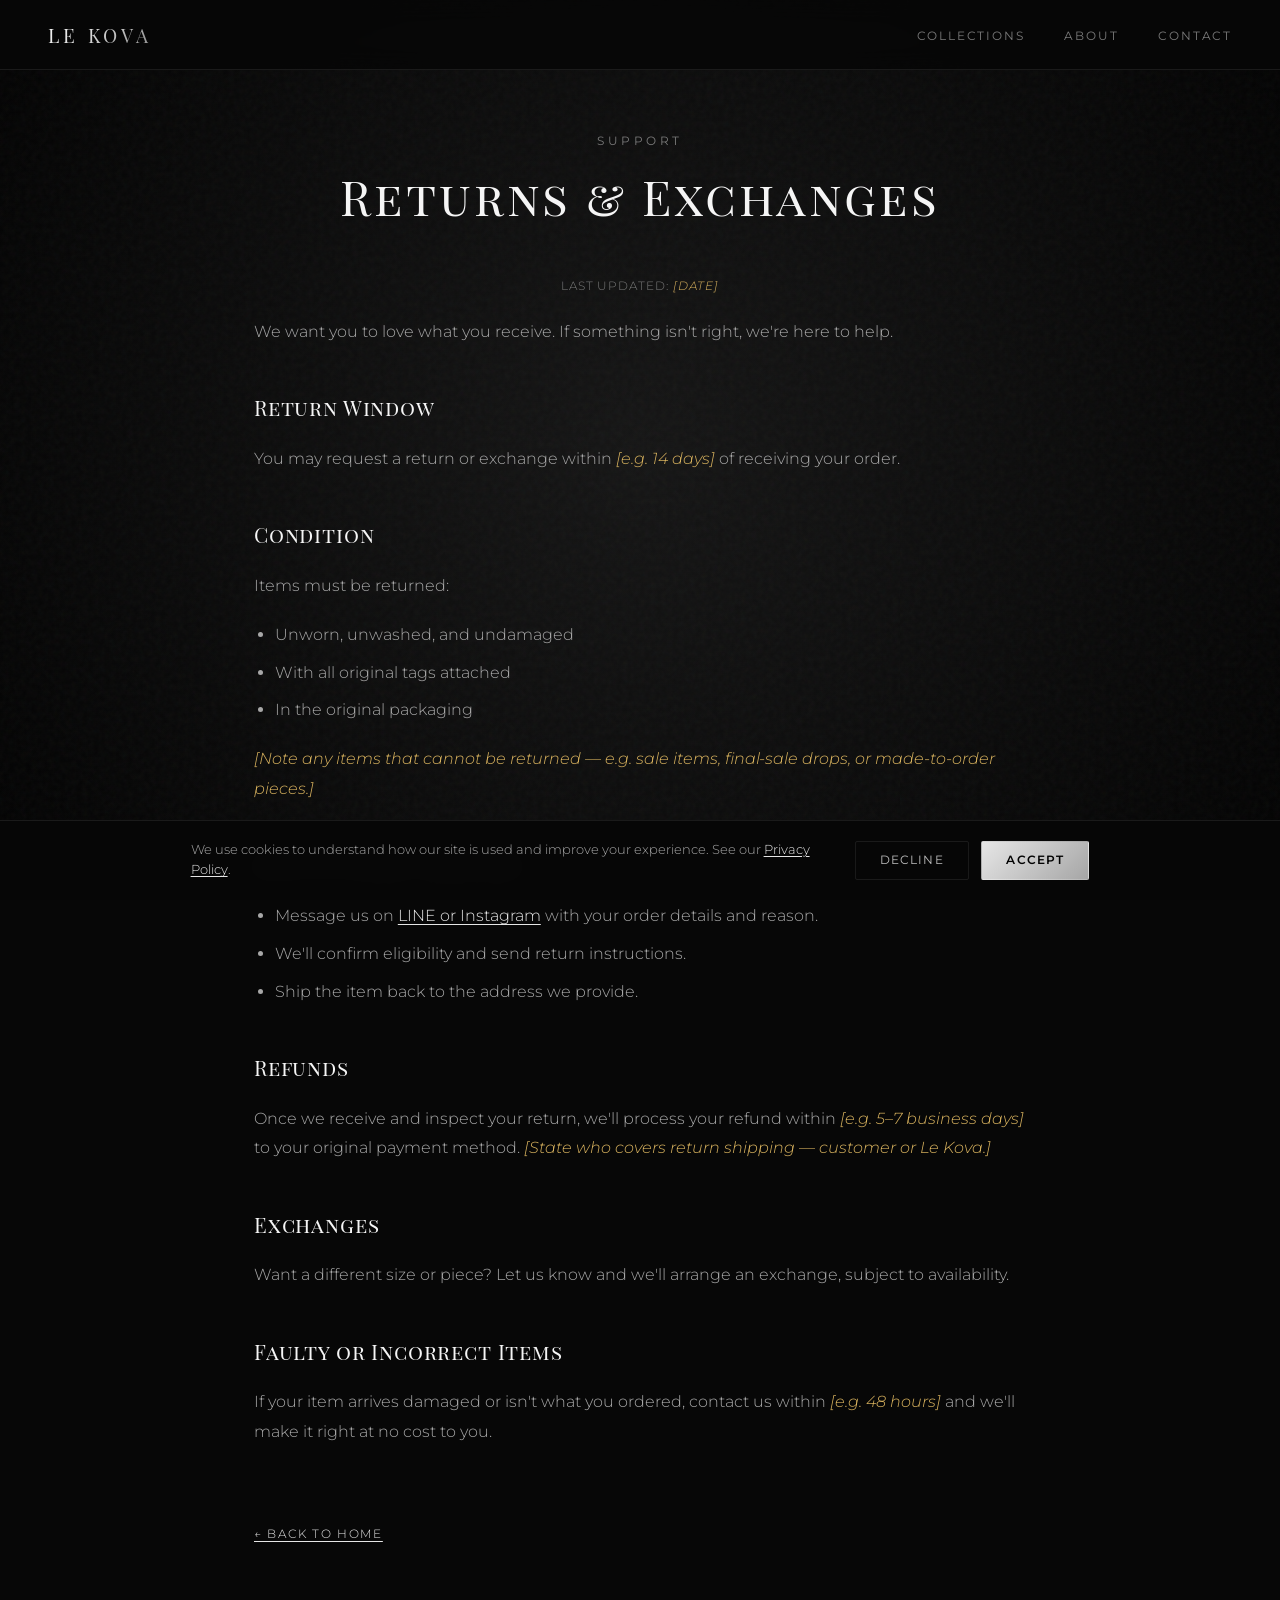
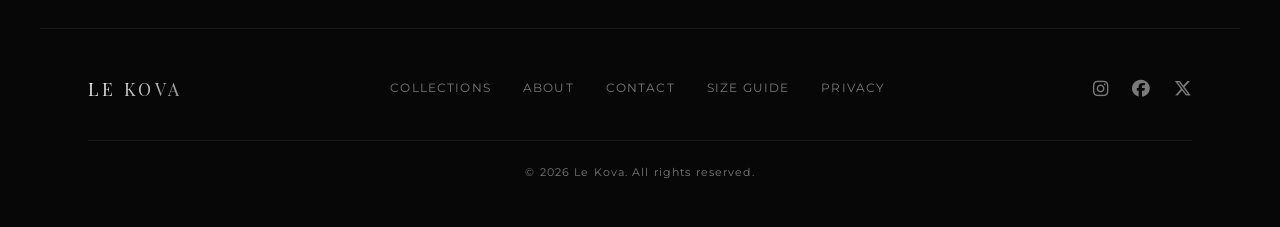
<file: returns/index.html>
<!DOCTYPE html>
<html lang="en">
<head>
    <!-- Google tag (gtag.js) -->
    <script async src="https://www.googletagmanager.com/gtag/js?id=G-JYLKJXTPT1"></script>
    <script>
      window.dataLayer = window.dataLayer || [];
      function gtag(){dataLayer.push(arguments);}

      // Consent Mode v2 — default everything to denied until the visitor chooses.
      gtag('consent', 'default', {
        'ad_storage': 'denied',
        'ad_user_data': 'denied',
        'ad_personalization': 'denied',
        'analytics_storage': 'denied',
        'wait_for_update': 500
      });

      gtag('js', new Date());
      gtag('config', 'G-JYLKJXTPT1');
    </script>

    <meta charset="UTF-8">
    <meta name="viewport" content="width=device-width, initial-scale=1.0">
    <meta name="robots" content="noindex, nofollow">
    <title>Returns &amp; Exchanges | Le Kova</title>
    <meta name="description" content="Le Kova returns and exchanges policy — eligibility, timeframes, and how to start a return.">
    <link rel="canonical" href="https://www.lekova.net/returns/">

    <link rel="icon" type="image/png" sizes="64x64" href="/favicon.png">
    <link rel="apple-touch-icon" sizes="64x64" href="/favicon.png">
    <link rel="stylesheet" href="/style.css">
    <link rel="preconnect" href="https://fonts.googleapis.com">
    <link rel="preconnect" href="https://fonts.gstatic.com" crossorigin>
    <link href="https://fonts.googleapis.com/css2?family=Playfair+Display+SC:wght@400;700;900&family=Montserrat:wght@300;400;600&display=swap" rel="stylesheet">
    <link rel="stylesheet" href="https://cdnjs.cloudflare.com/ajax/libs/font-awesome/6.7.2/css/all.min.css">
</head>
<body class="subpage">

    <div class="bg-overlay"></div>

    <nav class="nav scrolled" id="nav">
        <a href="/" class="nav-logo">LE KOVA</a>
        <ul class="nav-links" id="navLinks">
            <li><a href="/#collections">Collections</a></li>
            <li><a href="/about/">About</a></li>
            <li><a href="/contact/">Contact</a></li>
        </ul>
        <button class="nav-toggle" id="navToggle" aria-label="Toggle menu">
            <span></span>
            <span></span>
            <span></span>
        </button>
    </nav>

    <main class="page">
        <div class="page-header">
            <span class="page-eyebrow">Support</span>
            <h1 class="page-title">Returns &amp; Exchanges</h1>
        </div>

        <div class="page-body">
            <p class="updated">Last updated: <span class="fill">[date]</span></p>

            <p>
                We want you to love what you receive. If something isn't right, we're here to help.
            </p>

            <h2>Return Window</h2>
            <p>
                You may request a return or exchange within
                <span class="fill">[e.g. 14 days]</span> of receiving your order.
            </p>

            <h2>Condition</h2>
            <p>Items must be returned:</p>
            <ul>
                <li>Unworn, unwashed, and undamaged</li>
                <li>With all original tags attached</li>
                <li>In the original packaging</li>
            </ul>
            <p>
                <span class="fill">[Note any items that cannot be returned — e.g. sale items,
                final-sale drops, or made-to-order pieces.]</span>
            </p>

            <h2>How to Start a Return</h2>
            <ul>
                <li>Message us on <a href="/contact/">LINE or Instagram</a> with your order details and reason.</li>
                <li>We'll confirm eligibility and send return instructions.</li>
                <li>Ship the item back to the address we provide.</li>
            </ul>

            <h2>Refunds</h2>
            <p>
                Once we receive and inspect your return, we'll process your refund within
                <span class="fill">[e.g. 5–7 business days]</span> to your original payment method.
                <span class="fill">[State who covers return shipping — customer or Le Kova.]</span>
            </p>

            <h2>Exchanges</h2>
            <p>
                Want a different size or piece? Let us know and we'll arrange an exchange, subject to
                availability.
            </p>

            <h2>Faulty or Incorrect Items</h2>
            <p>
                If your item arrives damaged or isn't what you ordered, contact us within
                <span class="fill">[e.g. 48 hours]</span> and we'll make it right at no cost to you.
            </p>

            <a href="/" class="back-link">← Back to Home</a>
        </div>
    </main>

    <footer class="footer">
        <div class="footer-top">
            <a href="/" class="footer-logo">LE KOVA</a>
            <nav class="footer-nav">
                <a href="/#collections">Collections</a>
                <a href="/about/">About</a>
                <a href="/contact/">Contact</a>
                <a href="/size-guide/">Size Guide</a>
                <a href="/privacy/">Privacy</a>
            </nav>
            <div class="social-links">
                <a href="https://www.instagram.com/lekovaofficial/" target="_blank" rel="noopener" aria-label="Instagram"><i class="fa-brands fa-instagram"></i></a>
                <a href="https://www.facebook.com/lekovaofficial" target="_blank" rel="noopener" aria-label="Facebook"><i class="fa-brands fa-facebook"></i></a>
                <a href="https://x.com/lekovaofficial" target="_blank" rel="noopener" aria-label="X"><i class="fa-brands fa-x-twitter"></i></a>
            </div>
        </div>
        <div class="footer-bottom">
            <p>© 2026 Le Kova. All rights reserved.</p>
        </div>
    </footer>

    <script src="/script.js"></script>
</body>
</html>
</file>
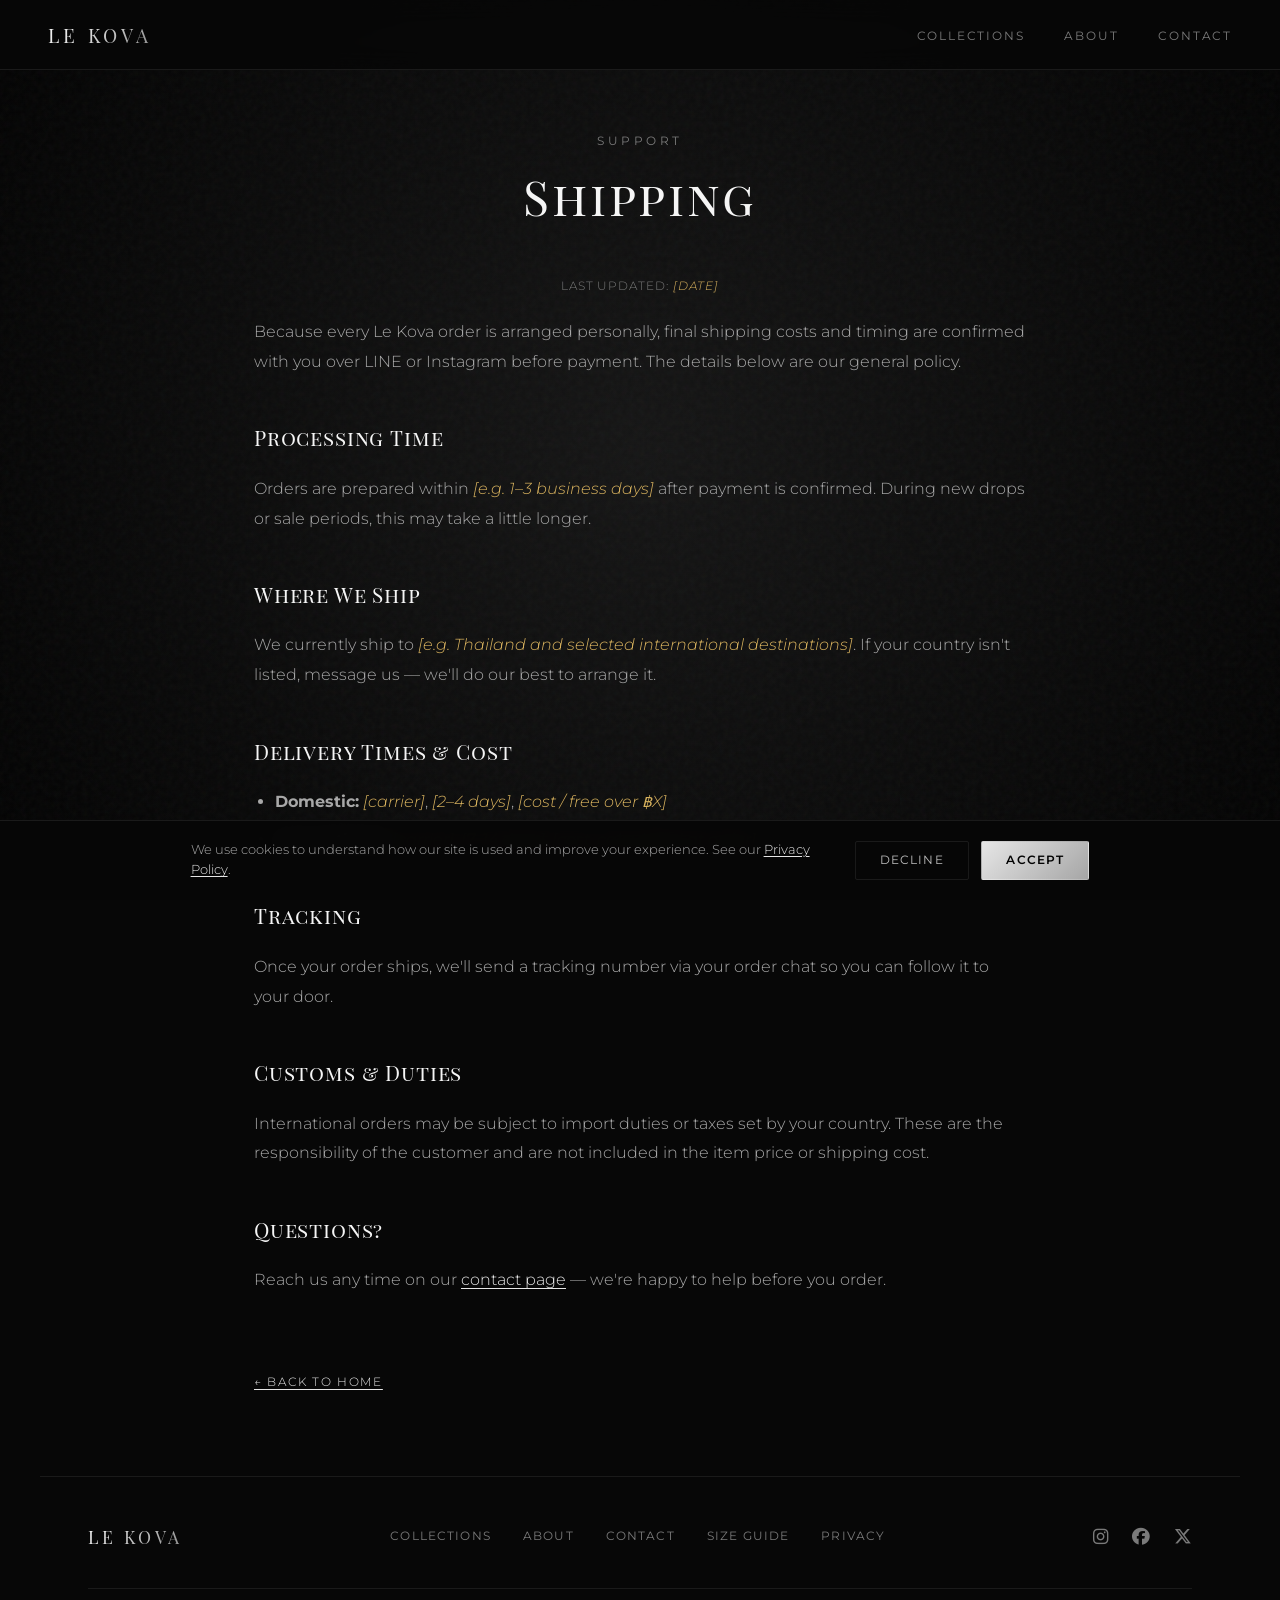
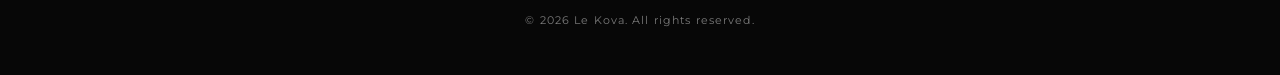
<file: shipping/index.html>
<!DOCTYPE html>
<html lang="en">
<head>
    <!-- Google tag (gtag.js) -->
    <script async src="https://www.googletagmanager.com/gtag/js?id=G-JYLKJXTPT1"></script>
    <script>
      window.dataLayer = window.dataLayer || [];
      function gtag(){dataLayer.push(arguments);}

      // Consent Mode v2 — default everything to denied until the visitor chooses.
      gtag('consent', 'default', {
        'ad_storage': 'denied',
        'ad_user_data': 'denied',
        'ad_personalization': 'denied',
        'analytics_storage': 'denied',
        'wait_for_update': 500
      });

      gtag('js', new Date());
      gtag('config', 'G-JYLKJXTPT1');
    </script>

    <meta charset="UTF-8">
    <meta name="viewport" content="width=device-width, initial-scale=1.0">
    <title>Shipping | Le Kova</title>
    <meta name="description" content="Le Kova shipping information — processing times, delivery options, costs, and tracking.">
    <link rel="canonical" href="https://www.lekova.net/shipping/">
    <meta name="robots" content="noindex, nofollow">

    <link rel="icon" type="image/png" sizes="64x64" href="/favicon.png">
    <link rel="apple-touch-icon" sizes="64x64" href="/favicon.png">
    <link rel="stylesheet" href="/style.css">
    <link rel="preconnect" href="https://fonts.googleapis.com">
    <link rel="preconnect" href="https://fonts.gstatic.com" crossorigin>
    <link href="https://fonts.googleapis.com/css2?family=Playfair+Display+SC:wght@400;700;900&family=Montserrat:wght@300;400;600&display=swap" rel="stylesheet">
    <link rel="stylesheet" href="https://cdnjs.cloudflare.com/ajax/libs/font-awesome/6.7.2/css/all.min.css">
</head>
<body class="subpage">

    <div class="bg-overlay"></div>

    <nav class="nav scrolled" id="nav">
        <a href="/" class="nav-logo">LE KOVA</a>
        <ul class="nav-links" id="navLinks">
            <li><a href="/#collections">Collections</a></li>
            <li><a href="/about/">About</a></li>
            <li><a href="/contact/">Contact</a></li>
        </ul>
        <button class="nav-toggle" id="navToggle" aria-label="Toggle menu">
            <span></span>
            <span></span>
            <span></span>
        </button>
    </nav>

    <main class="page">
        <div class="page-header">
            <span class="page-eyebrow">Support</span>
            <h1 class="page-title">Shipping</h1>
        </div>

        <div class="page-body">
            <p class="updated">Last updated: <span class="fill">[date]</span></p>

            <p>
                Because every Le Kova order is arranged personally, final shipping costs and timing
                are confirmed with you over LINE or Instagram before payment. The details below are
                our general policy.
            </p>

            <h2>Processing Time</h2>
            <p>
                Orders are prepared within <span class="fill">[e.g. 1–3 business days]</span> after
                payment is confirmed. During new drops or sale periods, this may take a little longer.
            </p>

            <h2>Where We Ship</h2>
            <p>
                We currently ship to <span class="fill">[e.g. Thailand and selected international
                destinations]</span>. If your country isn't listed, message us — we'll do our best to
                arrange it.
            </p>

            <h2>Delivery Times &amp; Cost</h2>
            <ul>
                <li><strong>Domestic:</strong> <span class="fill">[carrier]</span>, <span class="fill">[2–4 days]</span>, <span class="fill">[cost / free over ฿X]</span></li>
                <li><strong>International:</strong> <span class="fill">[carrier]</span>, <span class="fill">[7–14 days]</span>, <span class="fill">[cost, calculated at order]</span></li>
            </ul>

            <h2>Tracking</h2>
            <p>
                Once your order ships, we'll send a tracking number via your order chat so you can
                follow it to your door.
            </p>

            <h2>Customs &amp; Duties</h2>
            <p>
                International orders may be subject to import duties or taxes set by your country.
                These are the responsibility of the customer and are not included in the item price
                or shipping cost.
            </p>

            <h2>Questions?</h2>
            <p>
                Reach us any time on our <a href="/contact/">contact page</a> — we're happy to help
                before you order.
            </p>

            <a href="/" class="back-link">← Back to Home</a>
        </div>
    </main>

    <footer class="footer">
        <div class="footer-top">
            <a href="/" class="footer-logo">LE KOVA</a>
            <nav class="footer-nav">
                <a href="/#collections">Collections</a>
                <a href="/about/">About</a>
                <a href="/contact/">Contact</a>
                <a href="/size-guide/">Size Guide</a>
                <a href="/privacy/">Privacy</a>
            </nav>
            <div class="social-links">
                <a href="https://www.instagram.com/lekovaofficial/" target="_blank" rel="noopener" aria-label="Instagram"><i class="fa-brands fa-instagram"></i></a>
                <a href="https://www.facebook.com/lekovaofficial" target="_blank" rel="noopener" aria-label="Facebook"><i class="fa-brands fa-facebook"></i></a>
                <a href="https://x.com/lekovaofficial" target="_blank" rel="noopener" aria-label="X"><i class="fa-brands fa-x-twitter"></i></a>
            </div>
        </div>
        <div class="footer-bottom">
            <p>© 2026 Le Kova. All rights reserved.</p>
        </div>
    </footer>

    <script src="/script.js"></script>
</body>
</html>
</file>
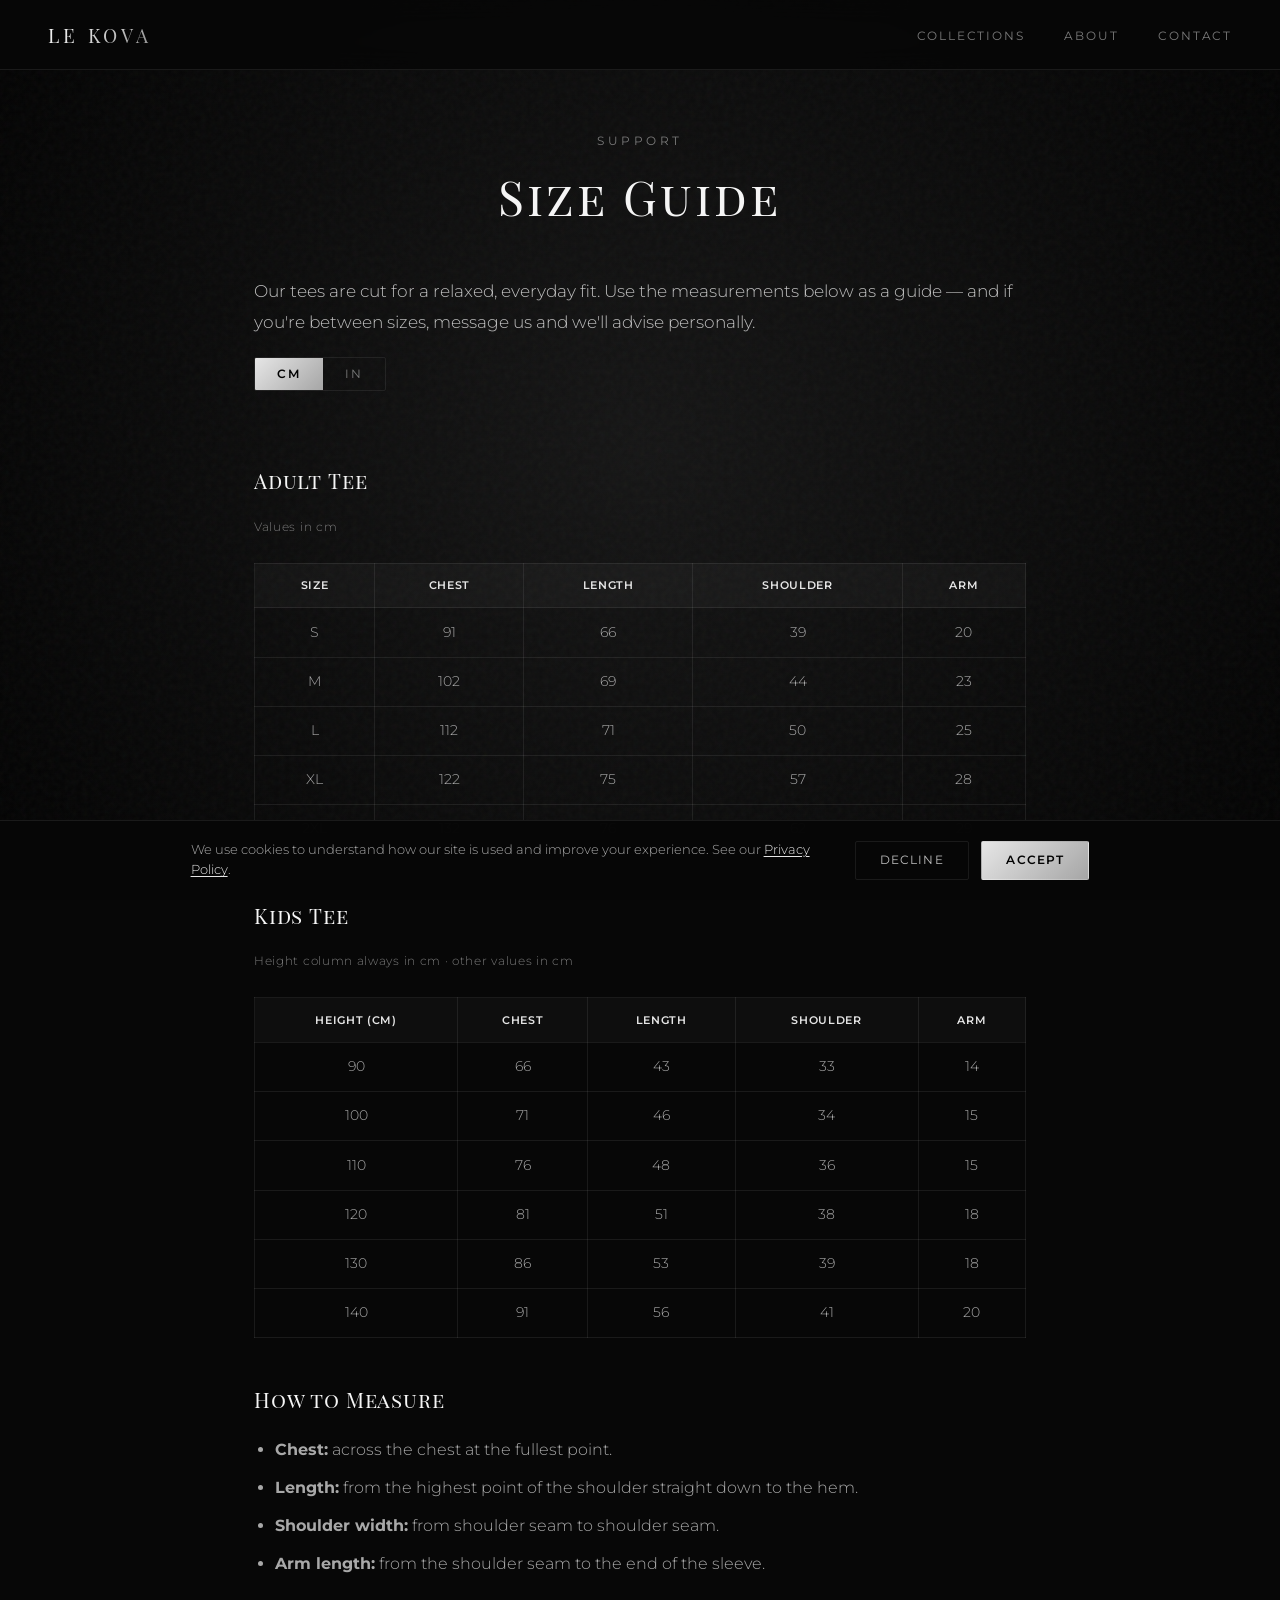
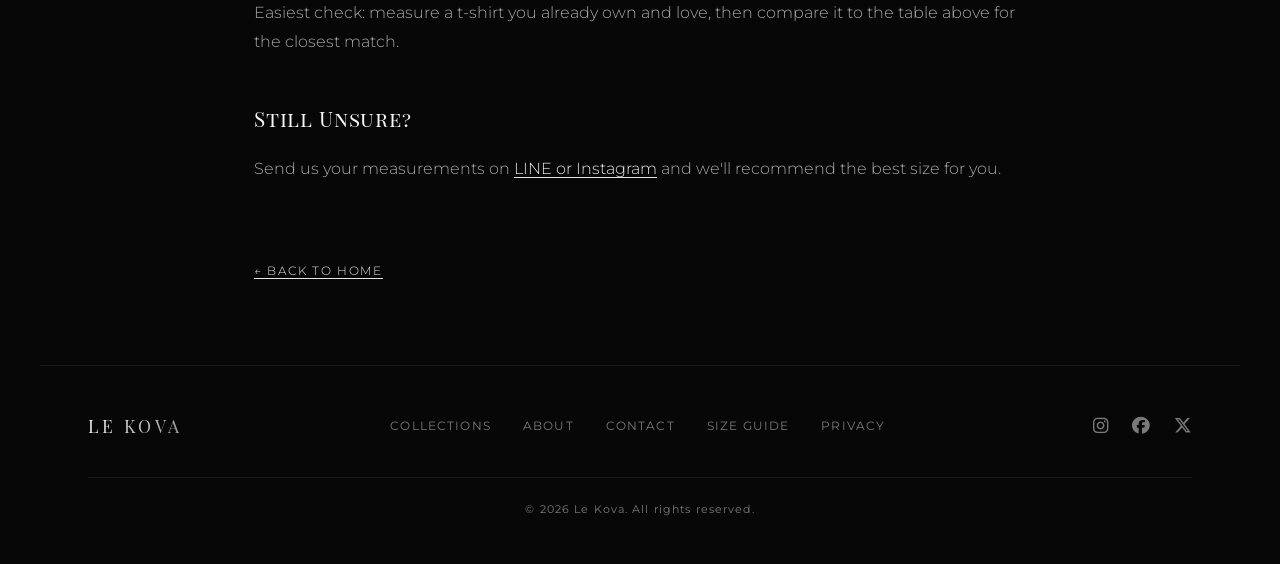
<file: size-guide/index.html>
<!DOCTYPE html>
<html lang="en">
<head>
    <!-- Google tag (gtag.js) -->
    <script async src="https://www.googletagmanager.com/gtag/js?id=G-JYLKJXTPT1"></script>
    <script>
      window.dataLayer = window.dataLayer || [];
      function gtag(){dataLayer.push(arguments);}

      // Consent Mode v2 — default everything to denied until the visitor chooses.
      gtag('consent', 'default', {
        'ad_storage': 'denied',
        'ad_user_data': 'denied',
        'ad_personalization': 'denied',
        'analytics_storage': 'denied',
        'wait_for_update': 500
      });

      gtag('js', new Date());
      gtag('config', 'G-JYLKJXTPT1');
    </script>

    <meta charset="UTF-8">
    <meta name="viewport" content="width=device-width, initial-scale=1.0">
    <title>Size Guide | Le Kova</title>
    <meta name="description" content="Le Kova size guide — measurements and fit notes to help you choose the right size.">
    <link rel="canonical" href="https://www.lekova.net/size-guide/">

    <link rel="icon" type="image/png" sizes="64x64" href="/favicon.png">
    <link rel="apple-touch-icon" sizes="64x64" href="/favicon.png">
    <link rel="stylesheet" href="/style.css">
    <link rel="preconnect" href="https://fonts.googleapis.com">
    <link rel="preconnect" href="https://fonts.gstatic.com" crossorigin>
    <link href="https://fonts.googleapis.com/css2?family=Playfair+Display+SC:wght@400;700;900&family=Montserrat:wght@300;400;600&display=swap" rel="stylesheet">
    <link rel="stylesheet" href="https://cdnjs.cloudflare.com/ajax/libs/font-awesome/6.7.2/css/all.min.css">
</head>
<body class="subpage">

    <div class="bg-overlay"></div>

    <nav class="nav scrolled" id="nav">
        <a href="/" class="nav-logo">LE KOVA</a>
        <ul class="nav-links" id="navLinks">
            <li><a href="/#collections">Collections</a></li>
            <li><a href="/about/">About</a></li>
            <li><a href="/contact/">Contact</a></li>
        </ul>
        <button class="nav-toggle" id="navToggle" aria-label="Toggle menu">
            <span></span>
            <span></span>
            <span></span>
        </button>
    </nav>

    <main class="page">
        <div class="page-header">
            <span class="page-eyebrow">Support</span>
            <h1 class="page-title">Size Guide</h1>
        </div>

        <div class="page-body">
            <p class="lead">
                Our tees are cut for a relaxed, everyday fit. Use the measurements below as a guide —
                and if you're between sizes, message us and we'll advise personally.
            </p>

            <div class="unit-toggle" role="group" aria-label="Measurement units">
                <button type="button" data-unit="cm" class="active">CM</button>
                <button type="button" data-unit="in">IN</button>
            </div>

            <h2>Adult Tee</h2>
            <p class="table-hint">Values in <span class="unit-name">cm</span></p>
            <table class="size-table">
                <thead>
                    <tr><th>Size</th><th>Chest</th><th>Length</th><th>Shoulder</th><th>Arm</th></tr>
                </thead>
                <tbody>
                    <tr><td>S</td><td class="measure" data-in="36">91</td><td class="measure" data-in="26">66</td><td class="measure" data-in="15.5">39</td><td class="measure" data-in="8">20</td></tr>
                    <tr><td>M</td><td class="measure" data-in="40">102</td><td class="measure" data-in="27">69</td><td class="measure" data-in="17.5">44</td><td class="measure" data-in="9">23</td></tr>
                    <tr><td>L</td><td class="measure" data-in="44">112</td><td class="measure" data-in="28">71</td><td class="measure" data-in="19.5">50</td><td class="measure" data-in="10">25</td></tr>
                    <tr><td>XL</td><td class="measure" data-in="48">122</td><td class="measure" data-in="29.5">75</td><td class="measure" data-in="22.5">57</td><td class="measure" data-in="11">28</td></tr>
                    <tr><td>2XL</td><td class="measure" data-in="52">132</td><td class="measure" data-in="30">76</td><td class="measure" data-in="24.5">62</td><td class="measure" data-in="11.5">29</td></tr>
                </tbody>
            </table>

            <h2>Kids Tee</h2>
            <p class="table-hint">Height column always in cm · other values in <span class="unit-name">cm</span></p>
            <table class="size-table">
                <thead>
                    <tr><th>Height (cm)</th><th>Chest</th><th>Length</th><th>Shoulder</th><th>Arm</th></tr>
                </thead>
                <tbody>
                    <tr><td>90</td><td class="measure" data-in="26">66</td><td class="measure" data-in="17">43</td><td class="measure" data-in="13">33</td><td class="measure" data-in="5.5">14</td></tr>
                    <tr><td>100</td><td class="measure" data-in="28">71</td><td class="measure" data-in="18">46</td><td class="measure" data-in="13.5">34</td><td class="measure" data-in="6">15</td></tr>
                    <tr><td>110</td><td class="measure" data-in="30">76</td><td class="measure" data-in="19">48</td><td class="measure" data-in="14">36</td><td class="measure" data-in="6">15</td></tr>
                    <tr><td>120</td><td class="measure" data-in="32">81</td><td class="measure" data-in="20">51</td><td class="measure" data-in="15">38</td><td class="measure" data-in="7">18</td></tr>
                    <tr><td>130</td><td class="measure" data-in="34">86</td><td class="measure" data-in="21">53</td><td class="measure" data-in="15.5">39</td><td class="measure" data-in="7">18</td></tr>
                    <tr><td>140</td><td class="measure" data-in="36">91</td><td class="measure" data-in="22">56</td><td class="measure" data-in="16">41</td><td class="measure" data-in="8">20</td></tr>
                </tbody>
            </table>

            <h2>How to Measure</h2>
            <ul>
                <li><strong>Chest:</strong> across the chest at the fullest point.</li>
                <li><strong>Length:</strong> from the highest point of the shoulder straight down to the hem.</li>
                <li><strong>Shoulder width:</strong> from shoulder seam to shoulder seam.</li>
                <li><strong>Arm length:</strong> from the shoulder seam to the end of the sleeve.</li>
            </ul>
            <p>
                Easiest check: measure a t-shirt you already own and love, then compare it to the
                table above for the closest match.
            </p>

            <h2>Still Unsure?</h2>
            <p>
                Send us your measurements on <a href="/contact/">LINE or Instagram</a> and we'll
                recommend the best size for you.
            </p>

            <a href="/" class="back-link">← Back to Home</a>
        </div>
    </main>

    <footer class="footer">
        <div class="footer-top">
            <a href="/" class="footer-logo">LE KOVA</a>
            <nav class="footer-nav">
                <a href="/#collections">Collections</a>
                <a href="/about/">About</a>
                <a href="/contact/">Contact</a>
                <a href="/size-guide/">Size Guide</a>
                <a href="/privacy/">Privacy</a>
            </nav>
            <div class="social-links">
                <a href="https://www.instagram.com/lekovaofficial/" target="_blank" rel="noopener" aria-label="Instagram"><i class="fa-brands fa-instagram"></i></a>
                <a href="https://www.facebook.com/lekovaofficial" target="_blank" rel="noopener" aria-label="Facebook"><i class="fa-brands fa-facebook"></i></a>
                <a href="https://x.com/lekovaofficial" target="_blank" rel="noopener" aria-label="X"><i class="fa-brands fa-x-twitter"></i></a>
            </div>
        </div>
        <div class="footer-bottom">
            <p>© 2026 Le Kova. All rights reserved.</p>
        </div>
    </footer>

    <script>
      // cm / inch toggle for the size tables
      (function () {
        const cells = document.querySelectorAll('.size-table .measure');
        const btns = document.querySelectorAll('.unit-toggle button');
        const labels = document.querySelectorAll('.unit-name');
        function render(unit) {
          cells.forEach(function (c) {
            const inch = parseFloat(c.dataset.in);
            c.textContent = unit === 'in' ? inch : Math.round(inch * 2.54);
          });
          btns.forEach(function (b) {
            b.classList.toggle('active', b.dataset.unit === unit);
          });
          labels.forEach(function (l) { l.textContent = unit === 'cm' ? 'cm' : 'inches'; });
        }
        btns.forEach(function (b) {
          b.addEventListener('click', function () { render(b.dataset.unit); });
        });
        render('cm');
      })();
    </script>

    <script src="/script.js"></script>
</body>
</html>
</file>
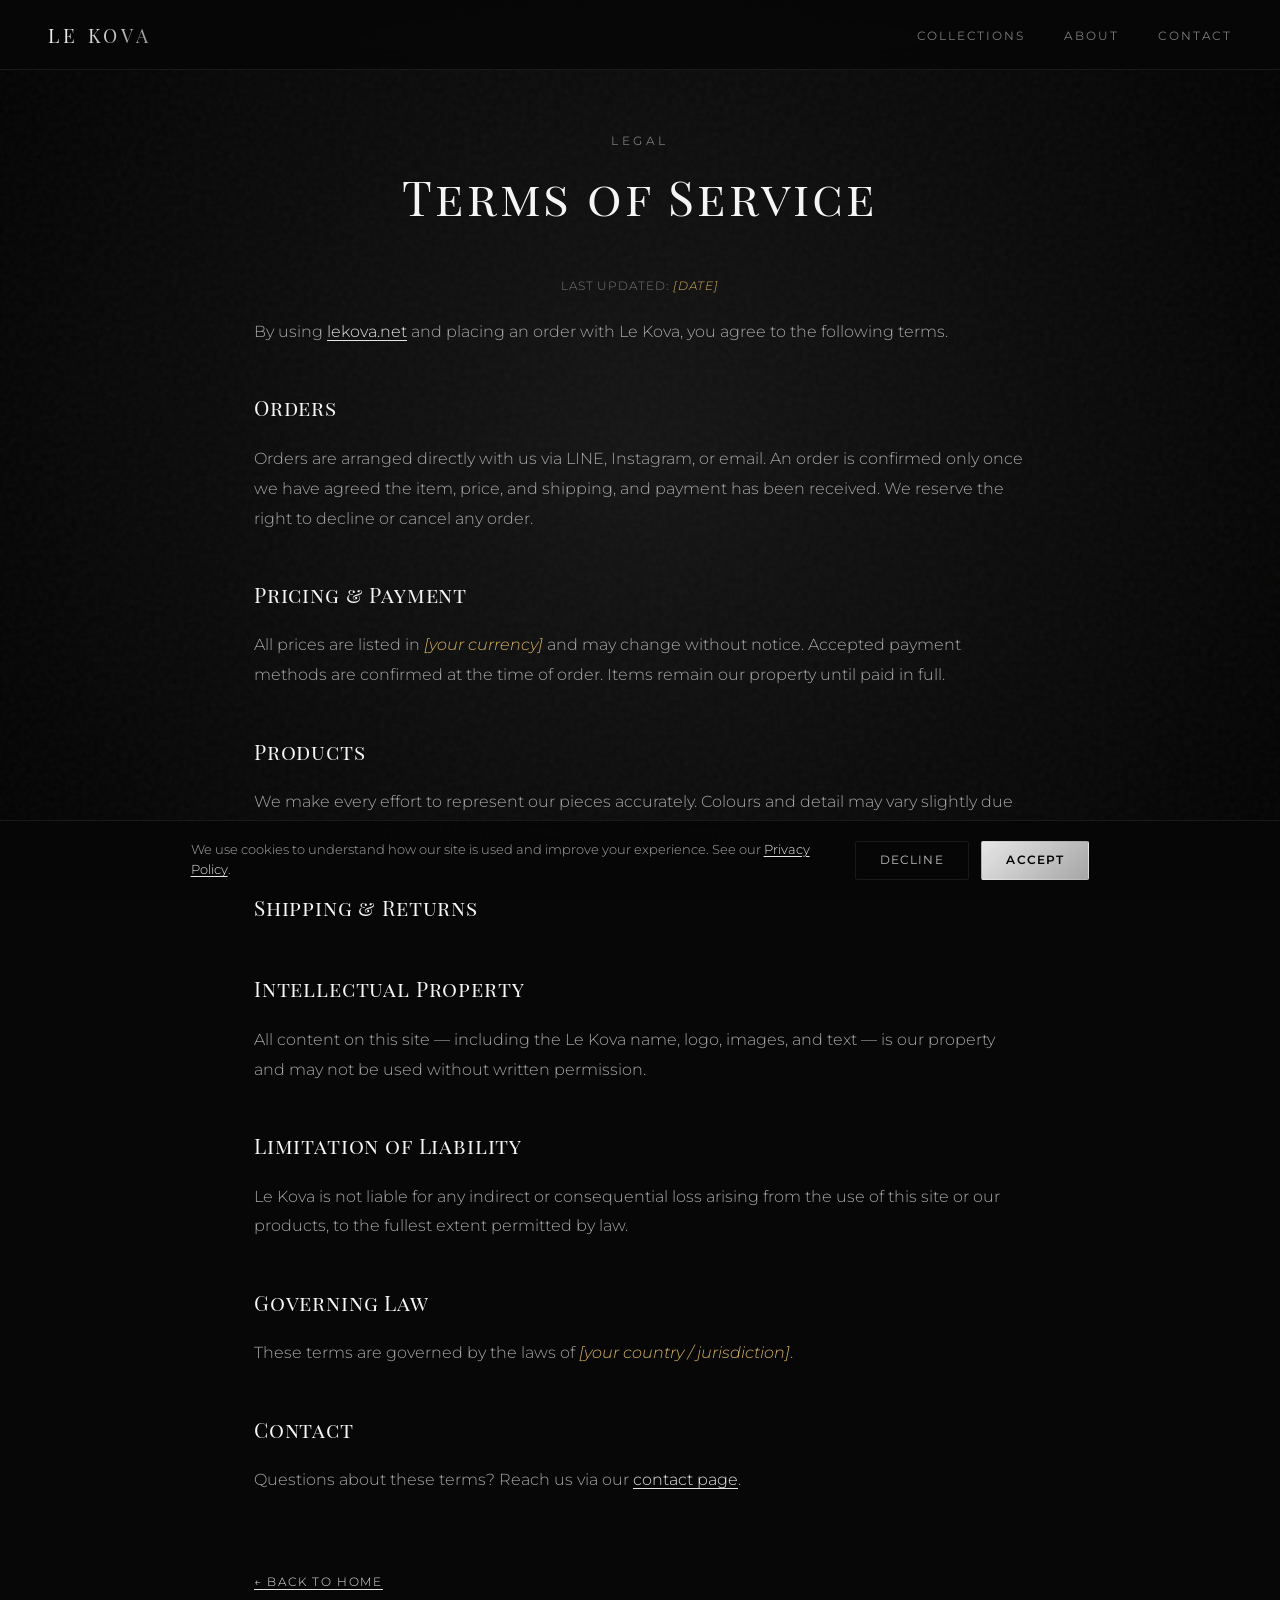
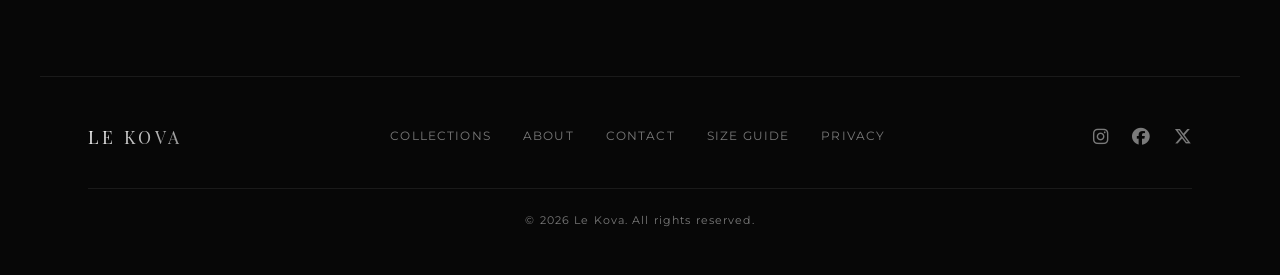
<file: terms/index.html>
<!DOCTYPE html>
<html lang="en">
<head>
    <!-- Google tag (gtag.js) -->
    <script async src="https://www.googletagmanager.com/gtag/js?id=G-JYLKJXTPT1"></script>
    <script>
      window.dataLayer = window.dataLayer || [];
      function gtag(){dataLayer.push(arguments);}

      // Consent Mode v2 — default everything to denied until the visitor chooses.
      gtag('consent', 'default', {
        'ad_storage': 'denied',
        'ad_user_data': 'denied',
        'ad_personalization': 'denied',
        'analytics_storage': 'denied',
        'wait_for_update': 500
      });

      gtag('js', new Date());
      gtag('config', 'G-JYLKJXTPT1');
    </script>

    <meta charset="UTF-8">
    <meta name="viewport" content="width=device-width, initial-scale=1.0">
    <meta name="robots" content="noindex, nofollow">
    <title>Terms of Service | Le Kova</title>
    <meta name="description" content="The terms and conditions governing use of the Le Kova website and purchases.">
    <link rel="canonical" href="https://www.lekova.net/terms/">

    <link rel="icon" type="image/png" sizes="64x64" href="/favicon.png">
    <link rel="apple-touch-icon" sizes="64x64" href="/favicon.png">
    <link rel="stylesheet" href="/style.css">
    <link rel="preconnect" href="https://fonts.googleapis.com">
    <link rel="preconnect" href="https://fonts.gstatic.com" crossorigin>
    <link href="https://fonts.googleapis.com/css2?family=Playfair+Display+SC:wght@400;700;900&family=Montserrat:wght@300;400;600&display=swap" rel="stylesheet">
    <link rel="stylesheet" href="https://cdnjs.cloudflare.com/ajax/libs/font-awesome/6.7.2/css/all.min.css">
</head>
<body class="subpage">

    <div class="bg-overlay"></div>

    <nav class="nav scrolled" id="nav">
        <a href="/" class="nav-logo">LE KOVA</a>
        <ul class="nav-links" id="navLinks">
            <li><a href="/#collections">Collections</a></li>
            <li><a href="/about/">About</a></li>
            <li><a href="/contact/">Contact</a></li>
        </ul>
        <button class="nav-toggle" id="navToggle" aria-label="Toggle menu">
            <span></span>
            <span></span>
            <span></span>
        </button>
    </nav>

    <main class="page">
        <div class="page-header">
            <span class="page-eyebrow">Legal</span>
            <h1 class="page-title">Terms of Service</h1>
        </div>

        <div class="page-body">
            <p class="updated">Last updated: <span class="fill">[date]</span></p>

            <p>
                By using <a href="https://www.lekova.net">lekova.net</a> and placing an order with
                Le Kova, you agree to the following terms.
            </p>

            <h2>Orders</h2>
            <p>
                Orders are arranged directly with us via LINE, Instagram, or email. An order is
                confirmed only once we have agreed the item, price, and shipping, and payment has
                been received. We reserve the right to decline or cancel any order.
            </p>

            <h2>Pricing &amp; Payment</h2>
            <p>
                All prices are listed in <span class="fill">[your currency]</span> and may change
                without notice. Accepted payment methods are confirmed at the time of order. Items
                remain our property until paid in full.
            </p>

            <h2>Products</h2>
            <p>
                We make every effort to represent our pieces accurately. Colours and detail may vary
                slightly due to screens, lighting, and the handmade nature of our garments.
            </p>

            <h2>Shipping &amp; Returns</h2>
            <p>
            </p>

            <h2>Intellectual Property</h2>
            <p>
                All content on this site — including the Le Kova name, logo, images, and text — is
                our property and may not be used without written permission.
            </p>

            <h2>Limitation of Liability</h2>
            <p>
                Le Kova is not liable for any indirect or consequential loss arising from the use of
                this site or our products, to the fullest extent permitted by law.
            </p>

            <h2>Governing Law</h2>
            <p>
                These terms are governed by the laws of
                <span class="fill">[your country / jurisdiction]</span>.
            </p>

            <h2>Contact</h2>
            <p>
                Questions about these terms? Reach us via our <a href="/contact/">contact page</a>.
            </p>

            <a href="/" class="back-link">← Back to Home</a>
        </div>
    </main>

    <footer class="footer">
        <div class="footer-top">
            <a href="/" class="footer-logo">LE KOVA</a>
            <nav class="footer-nav">
                <a href="/#collections">Collections</a>
                <a href="/about/">About</a>
                <a href="/contact/">Contact</a>
                <a href="/size-guide/">Size Guide</a>
                <a href="/privacy/">Privacy</a>
            </nav>
            <div class="social-links">
                <a href="https://www.instagram.com/lekovaofficial/" target="_blank" rel="noopener" aria-label="Instagram"><i class="fa-brands fa-instagram"></i></a>
                <a href="https://www.facebook.com/lekovaofficial" target="_blank" rel="noopener" aria-label="Facebook"><i class="fa-brands fa-facebook"></i></a>
                <a href="https://x.com/lekovaofficial" target="_blank" rel="noopener" aria-label="X"><i class="fa-brands fa-x-twitter"></i></a>
            </div>
        </div>
        <div class="footer-bottom">
            <p>© 2026 Le Kova. All rights reserved.</p>
        </div>
    </footer>

    <script src="/script.js"></script>
</body>
</html>
</file>
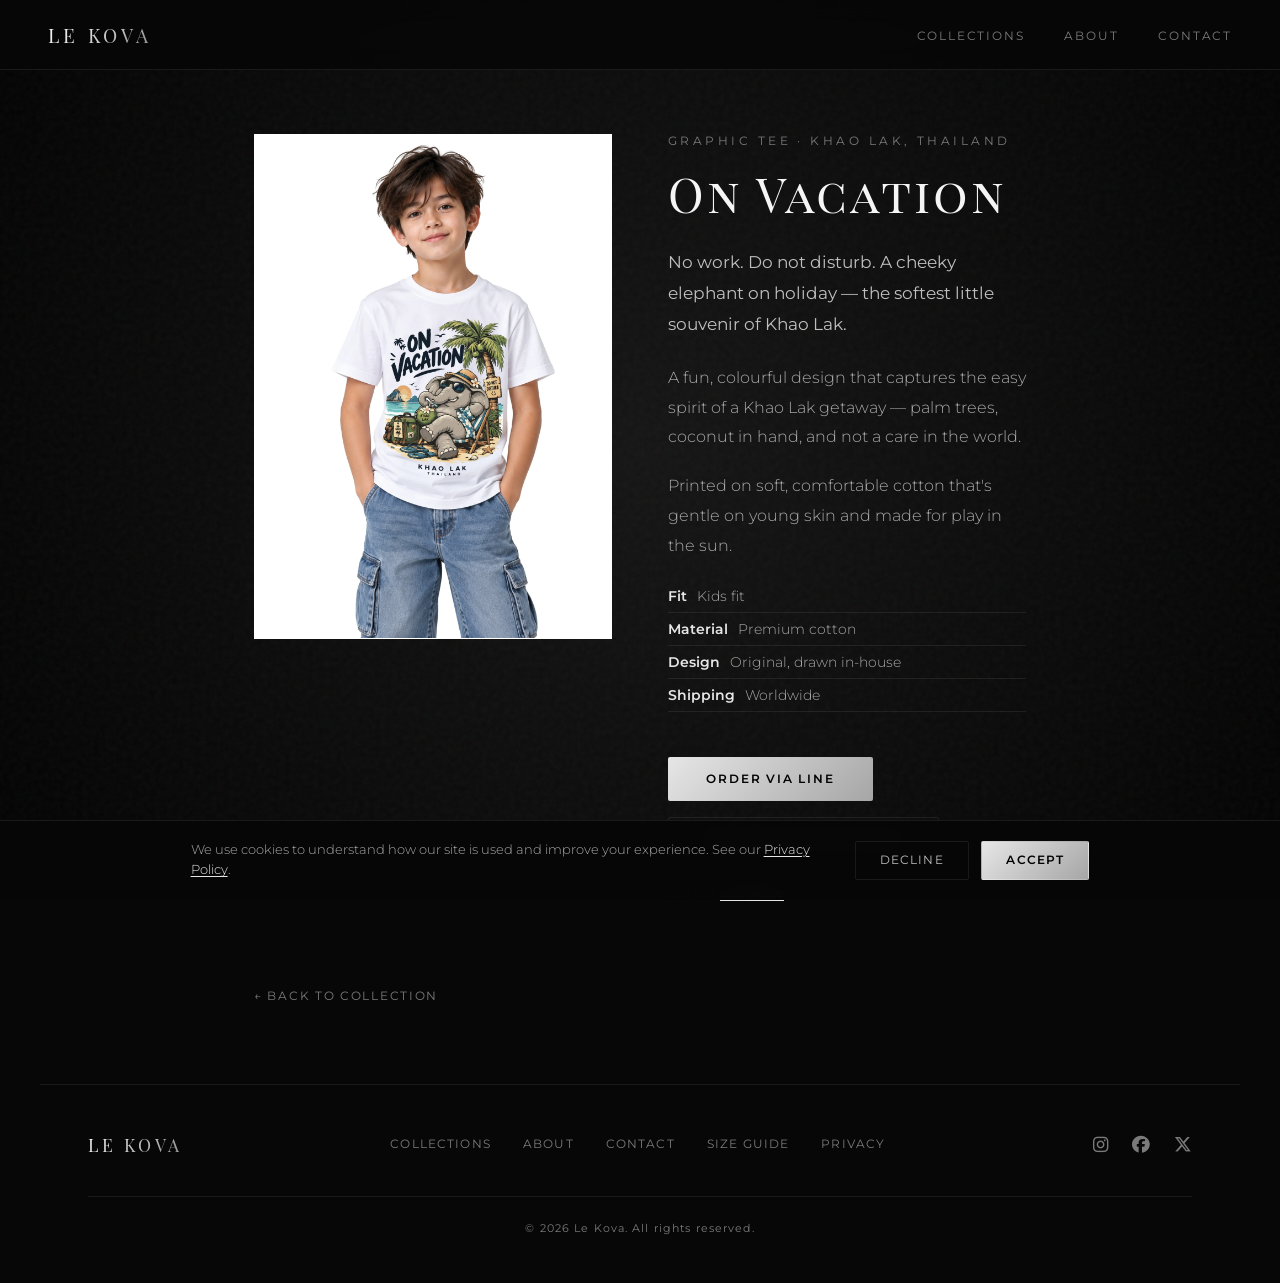
<file: products/on-vacation/index.html>
<!DOCTYPE html>
<html lang="en">
<head>
    <!-- Google tag (gtag.js) -->
    <script async src="https://www.googletagmanager.com/gtag/js?id=G-JYLKJXTPT1"></script>
    <script>
      window.dataLayer = window.dataLayer || [];
      function gtag(){dataLayer.push(arguments);}

      // Consent Mode v2 — default everything to denied until the visitor chooses.
      gtag('consent', 'default', {
        'ad_storage': 'denied',
        'ad_user_data': 'denied',
        'ad_personalization': 'denied',
        'analytics_storage': 'denied',
        'wait_for_update': 500
      });

      gtag('js', new Date());
      gtag('config', 'G-JYLKJXTPT1');
    </script>

    <meta charset="UTF-8">
    <meta name="viewport" content="width=device-width, initial-scale=1.0">
    <title>On Vacation Graphic Tee — Khao Lak, Thailand | Le Kova</title>
    <meta name="description" content="On Vacation kids graphic tee by Le Kova — a playful elephant on holiday in Khao Lak, Thailand. Soft premium cotton. Order via LINE or Instagram worldwide.">
    <link rel="canonical" href="https://www.lekova.net/products/on-vacation/">

    <!-- Open Graph -->
    <meta property="og:type" content="product">
    <meta property="og:url" content="https://www.lekova.net/products/on-vacation/">
    <meta property="og:title" content="On Vacation Graphic Tee — Khao Lak, Thailand | Le Kova">
    <meta property="og:description" content="On Vacation kids graphic tee by Le Kova — a playful elephant on holiday in Khao Lak, Thailand. Soft premium cotton. Order via LINE or Instagram worldwide.">
    <meta property="og:image" content="https://www.lekova.net/images/khao-lak-vacation.webp">
    <meta property="og:site_name" content="Le Kova">

    <!-- Twitter / X Card -->
    <meta name="twitter:card" content="summary_large_image">
    <meta name="twitter:title" content="On Vacation Graphic Tee — Khao Lak, Thailand | Le Kova">
    <meta name="twitter:description" content="On Vacation kids graphic tee by Le Kova — a playful elephant on holiday in Khao Lak, Thailand. Soft premium cotton. Order via LINE or Instagram worldwide.">
    <meta name="twitter:image" content="https://www.lekova.net/images/khao-lak-vacation.webp">

    <!-- Schema.org Product -->
    <script type="application/ld+json">
    {
      "@context": "https://schema.org",
      "@type": "Product",
      "name": "On Vacation Kids Graphic Tee",
      "image": "https://www.lekova.net/images/khao-lak-vacation.webp",
      "description": "On Vacation kids graphic tee by Le Kova — a playful elephant on holiday in Khao Lak, Thailand. Soft premium cotton. Order via LINE or Instagram worldwide.",
      "brand": { "@type": "Brand", "name": "Le Kova" }
    }
    </script>

    <link rel="icon" type="image/png" sizes="64x64" href="/favicon.png">
    <link rel="apple-touch-icon" sizes="64x64" href="/favicon.png">
    <link rel="stylesheet" href="/style.css">
    <link rel="preconnect" href="https://fonts.googleapis.com">
    <link rel="preconnect" href="https://fonts.gstatic.com" crossorigin>
    <link href="https://fonts.googleapis.com/css2?family=Playfair+Display+SC:wght@400;700;900&family=Montserrat:wght@300;400;600&display=swap" rel="stylesheet">
    <link rel="stylesheet" href="https://cdnjs.cloudflare.com/ajax/libs/font-awesome/6.7.2/css/all.min.css">
</head>
<body class="subpage">

    <div class="bg-overlay"></div>

    <nav class="nav scrolled" id="nav">
        <a href="/" class="nav-logo">LE KOVA</a>
        <ul class="nav-links" id="navLinks">
            <li><a href="/#collections">Collections</a></li>
            <li><a href="/about/">About</a></li>
            <li><a href="/contact/">Contact</a></li>
        </ul>
        <button class="nav-toggle" id="navToggle" aria-label="Toggle menu">
            <span></span>
            <span></span>
            <span></span>
        </button>
    </nav>

    <main class="page">
        <div class="product-page-grid">
            <div class="product-page-img">
                <img src="/images/khao-lak-vacation.webp" alt="On Vacation Khao Lak Thailand elephant graphic tee by Le Kova" width="1290" height="1816">
            </div>
            <div class="product-page-details">
                <span class="page-eyebrow">Graphic Tee · Khao Lak, Thailand</span>
                <h1 class="page-title">On Vacation</h1>
                <p class="lead">No work. Do not disturb. A cheeky elephant on holiday — the softest little souvenir of Khao Lak.</p>
                <div class="page-body">
            <p>A fun, colourful design that captures the easy spirit of a Khao Lak getaway — palm trees, coconut in hand, and not a care in the world.</p>
            <p>Printed on soft, comfortable cotton that's gentle on young skin and made for play in the sun.</p>
                </div>
                <ul class="product-specs">
                    <li><strong>Fit</strong> Kids fit</li>
                    <li><strong>Material</strong> Premium cotton</li>
                    <li><strong>Design</strong> Original, drawn in-house</li>
                    <li><strong>Shipping</strong> Worldwide</li>
                </ul>
                <div class="product-cta">
                    <a class="btn-primary" href="https://line.me/R/ti/p/%40lekova" target="_blank" rel="noopener">Order via LINE</a>
                    <a class="btn-outline" href="https://www.instagram.com/lekovaofficial/" target="_blank" rel="noopener">Message on Instagram</a>
                </div>
                <p class="product-meta-note">
                    See our <a href="/size-guide/">size guide</a>
                </p>
            </div>
        </div>
        <a href="/#collections" class="back-link">← Back to Collection</a>
    </main>

    <footer class="footer">
        <div class="footer-top">
            <a href="/" class="footer-logo">LE KOVA</a>
            <nav class="footer-nav">
                <a href="/#collections">Collections</a>
                <a href="/about/">About</a>
                <a href="/contact/">Contact</a>
                <a href="/size-guide/">Size Guide</a>
                <a href="/privacy/">Privacy</a>
            </nav>
            <div class="social-links">
                <a href="https://www.instagram.com/lekovaofficial/" target="_blank" rel="noopener" aria-label="Instagram"><i class="fa-brands fa-instagram"></i></a>
                <a href="https://www.facebook.com/lekovaofficial" target="_blank" rel="noopener" aria-label="Facebook"><i class="fa-brands fa-facebook"></i></a>
                <a href="https://x.com/lekovaofficial" target="_blank" rel="noopener" aria-label="X"><i class="fa-brands fa-x-twitter"></i></a>
            </div>
        </div>
        <div class="footer-bottom">
            <p>© 2026 Le Kova. All rights reserved.</p>
        </div>
    </footer>

    <script src="/script.js"></script>
</body>
</html>
</file>
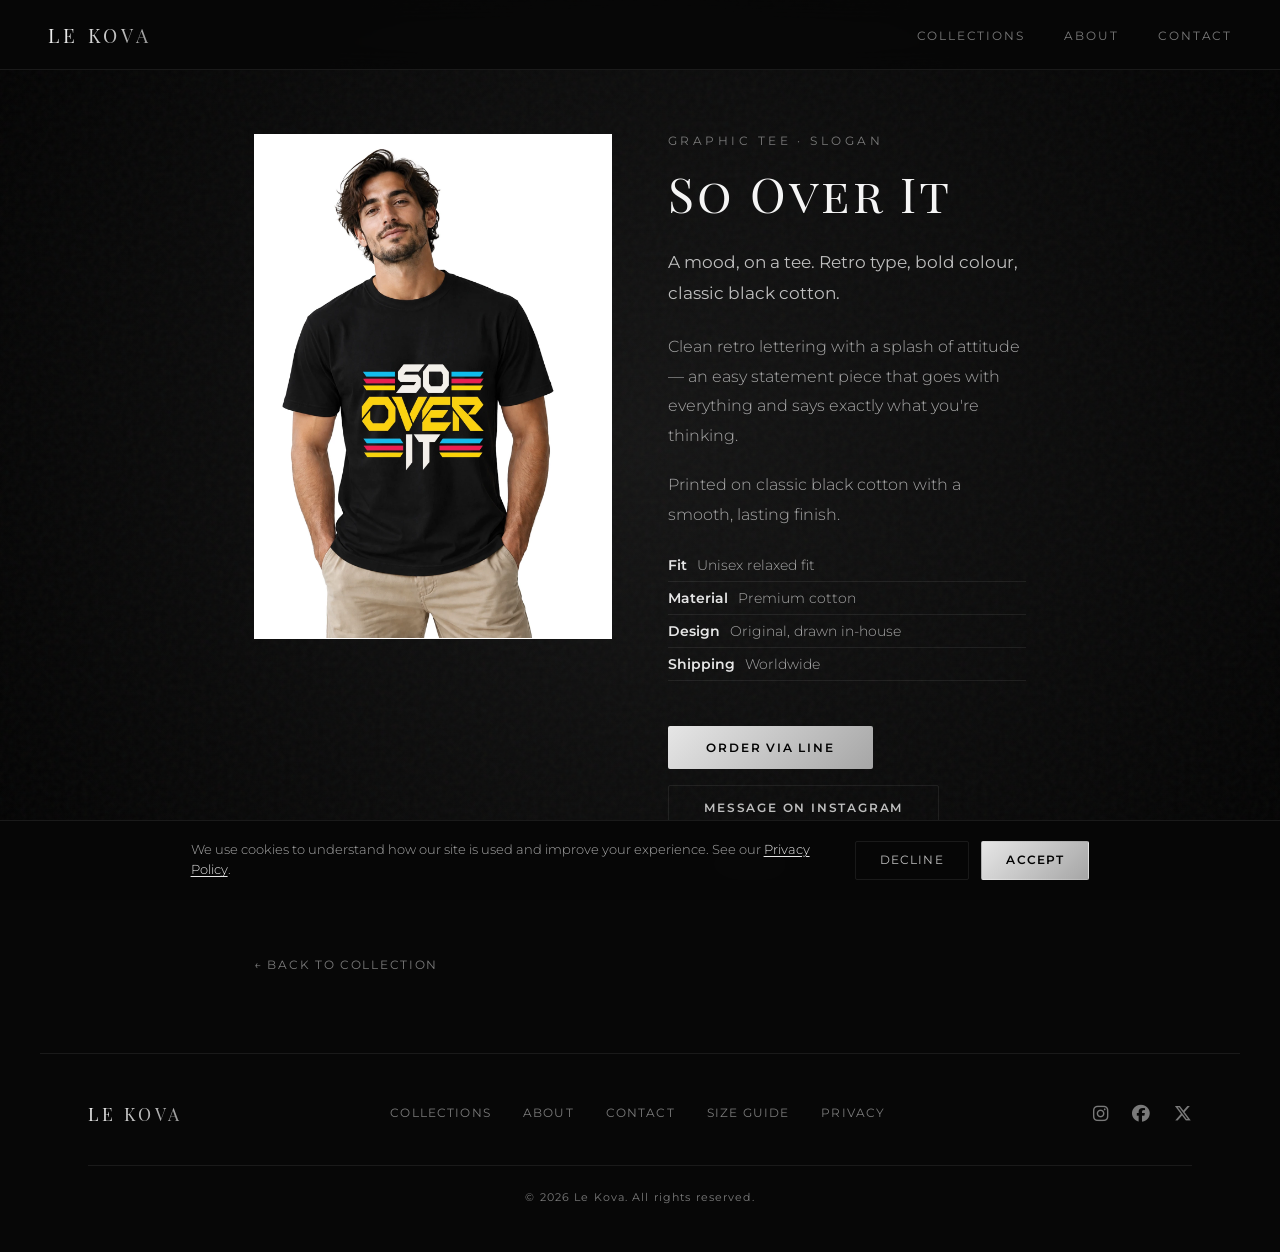
<file: products/so-over-it/index.html>
<!DOCTYPE html>
<html lang="en">
<head>
    <!-- Google tag (gtag.js) -->
    <script async src="https://www.googletagmanager.com/gtag/js?id=G-JYLKJXTPT1"></script>
    <script>
      window.dataLayer = window.dataLayer || [];
      function gtag(){dataLayer.push(arguments);}

      // Consent Mode v2 — default everything to denied until the visitor chooses.
      gtag('consent', 'default', {
        'ad_storage': 'denied',
        'ad_user_data': 'denied',
        'ad_personalization': 'denied',
        'analytics_storage': 'denied',
        'wait_for_update': 500
      });

      gtag('js', new Date());
      gtag('config', 'G-JYLKJXTPT1');
    </script>

    <meta charset="UTF-8">
    <meta name="viewport" content="width=device-width, initial-scale=1.0">
    <title>So Over It Graphic Tee | Le Kova</title>
    <meta name="description" content="So Over It graphic tee by Le Kova — a retro slogan in bold colour on classic black cotton. Everyday attitude. Order via LINE or Instagram worldwide.">
    <link rel="canonical" href="https://www.lekova.net/products/so-over-it/">

    <!-- Open Graph -->
    <meta property="og:type" content="product">
    <meta property="og:url" content="https://www.lekova.net/products/so-over-it/">
    <meta property="og:title" content="So Over It Graphic Tee | Le Kova">
    <meta property="og:description" content="So Over It graphic tee by Le Kova — a retro slogan in bold colour on classic black cotton. Everyday attitude. Order via LINE or Instagram worldwide.">
    <meta property="og:image" content="https://www.lekova.net/images/so-over-it.webp">
    <meta property="og:site_name" content="Le Kova">

    <!-- Twitter / X Card -->
    <meta name="twitter:card" content="summary_large_image">
    <meta name="twitter:title" content="So Over It Graphic Tee | Le Kova">
    <meta name="twitter:description" content="So Over It graphic tee by Le Kova — a retro slogan in bold colour on classic black cotton. Everyday attitude. Order via LINE or Instagram worldwide.">
    <meta name="twitter:image" content="https://www.lekova.net/images/so-over-it.webp">

    <!-- Schema.org Product -->
    <script type="application/ld+json">
    {
      "@context": "https://schema.org",
      "@type": "Product",
      "name": "So Over It Graphic Tee",
      "image": "https://www.lekova.net/images/so-over-it.webp",
      "description": "So Over It graphic tee by Le Kova — a retro slogan in bold colour on classic black cotton. Everyday attitude. Order via LINE or Instagram worldwide.",
      "brand": { "@type": "Brand", "name": "Le Kova" }
    }
    </script>

    <link rel="icon" type="image/png" sizes="64x64" href="/favicon.png">
    <link rel="apple-touch-icon" sizes="64x64" href="/favicon.png">
    <link rel="stylesheet" href="/style.css">
    <link rel="preconnect" href="https://fonts.googleapis.com">
    <link rel="preconnect" href="https://fonts.gstatic.com" crossorigin>
    <link href="https://fonts.googleapis.com/css2?family=Playfair+Display+SC:wght@400;700;900&family=Montserrat:wght@300;400;600&display=swap" rel="stylesheet">
    <link rel="stylesheet" href="https://cdnjs.cloudflare.com/ajax/libs/font-awesome/6.7.2/css/all.min.css">
</head>
<body class="subpage">

    <div class="bg-overlay"></div>

    <nav class="nav scrolled" id="nav">
        <a href="/" class="nav-logo">LE KOVA</a>
        <ul class="nav-links" id="navLinks">
            <li><a href="/#collections">Collections</a></li>
            <li><a href="/about/">About</a></li>
            <li><a href="/contact/">Contact</a></li>
        </ul>
        <button class="nav-toggle" id="navToggle" aria-label="Toggle menu">
            <span></span>
            <span></span>
            <span></span>
        </button>
    </nav>

    <main class="page">
        <div class="product-page-grid">
            <div class="product-page-img">
                <img src="/images/so-over-it.webp" alt="So Over It retro slogan graphic tee by Le Kova" width="1290" height="1816">
            </div>
            <div class="product-page-details">
                <span class="page-eyebrow">Graphic Tee · Slogan</span>
                <h1 class="page-title">So Over It</h1>
                <p class="lead">A mood, on a tee. Retro type, bold colour, classic black cotton.</p>
                <div class="page-body">
            <p>Clean retro lettering with a splash of attitude — an easy statement piece that goes with everything and says exactly what you're thinking.</p>
            <p>Printed on classic black cotton with a smooth, lasting finish.</p>
                </div>
                <ul class="product-specs">
                    <li><strong>Fit</strong> Unisex relaxed fit</li>
                    <li><strong>Material</strong> Premium cotton</li>
                    <li><strong>Design</strong> Original, drawn in-house</li>
                    <li><strong>Shipping</strong> Worldwide</li>
                </ul>
                <div class="product-cta">
                    <a class="btn-primary" href="https://line.me/R/ti/p/%40lekova" target="_blank" rel="noopener">Order via LINE</a>
                    <a class="btn-outline" href="https://www.instagram.com/lekovaofficial/" target="_blank" rel="noopener">Message on Instagram</a>
                </div>
                <p class="product-meta-note">
                    See our <a href="/size-guide/">size guide</a>
                </p>
            </div>
        </div>
        <a href="/#collections" class="back-link">← Back to Collection</a>
    </main>

    <footer class="footer">
        <div class="footer-top">
            <a href="/" class="footer-logo">LE KOVA</a>
            <nav class="footer-nav">
                <a href="/#collections">Collections</a>
                <a href="/about/">About</a>
                <a href="/contact/">Contact</a>
                <a href="/size-guide/">Size Guide</a>
                <a href="/privacy/">Privacy</a>
            </nav>
            <div class="social-links">
                <a href="https://www.instagram.com/lekovaofficial/" target="_blank" rel="noopener" aria-label="Instagram"><i class="fa-brands fa-instagram"></i></a>
                <a href="https://www.facebook.com/lekovaofficial" target="_blank" rel="noopener" aria-label="Facebook"><i class="fa-brands fa-facebook"></i></a>
                <a href="https://x.com/lekovaofficial" target="_blank" rel="noopener" aria-label="X"><i class="fa-brands fa-x-twitter"></i></a>
            </div>
        </div>
        <div class="footer-bottom">
            <p>© 2026 Le Kova. All rights reserved.</p>
        </div>
    </footer>

    <script src="/script.js"></script>
</body>
</html>
</file>
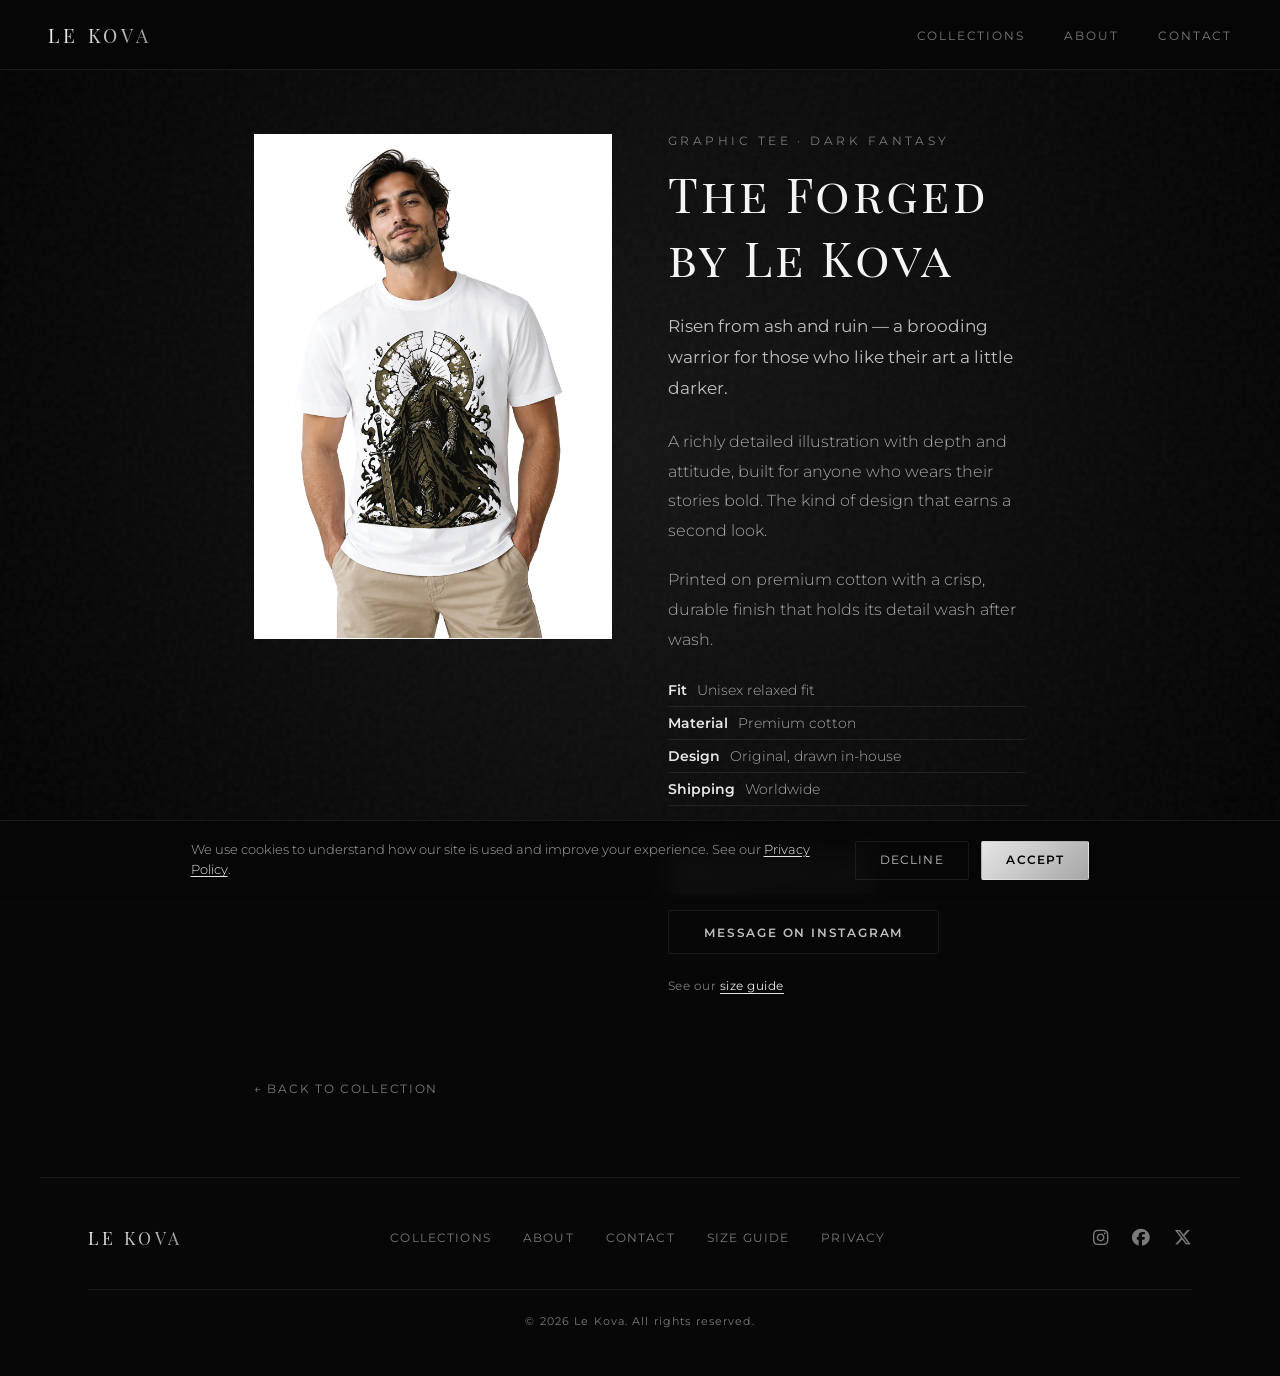
<file: products/the-forged/index.html>
<!DOCTYPE html>
<html lang="en">
<head>
    <!-- Google tag (gtag.js) -->
    <script async src="https://www.googletagmanager.com/gtag/js?id=G-JYLKJXTPT1"></script>
    <script>
      window.dataLayer = window.dataLayer || [];
      function gtag(){dataLayer.push(arguments);}

      // Consent Mode v2 — default everything to denied until the visitor chooses.
      gtag('consent', 'default', {
        'ad_storage': 'denied',
        'ad_user_data': 'denied',
        'ad_personalization': 'denied',
        'analytics_storage': 'denied',
        'wait_for_update': 500
      });

      gtag('js', new Date());
      gtag('config', 'G-JYLKJXTPT1');
    </script>

    <meta charset="UTF-8">
    <meta name="viewport" content="width=device-width, initial-scale=1.0">
    <title>The Forged Graphic Tee | Le Kova</title>
    <meta name="description" content="The Forged graphic tee by Le Kova — a dark fantasy warrior risen from ash and ruin. Bold print on premium cotton. Order via LINE or Instagram worldwide.">
    <link rel="canonical" href="https://www.lekova.net/products/the-forged/">

    <!-- Open Graph -->
    <meta property="og:type" content="product">
    <meta property="og:url" content="https://www.lekova.net/products/the-forged/">
    <meta property="og:title" content="The Forged Graphic Tee | Le Kova">
    <meta property="og:description" content="The Forged graphic tee by Le Kova — a dark fantasy warrior risen from ash and ruin. Bold print on premium cotton. Order via LINE or Instagram worldwide.">
    <meta property="og:image" content="https://www.lekova.net/images/fallen-king.webp">
    <meta property="og:site_name" content="Le Kova">

    <!-- Twitter / X Card -->
    <meta name="twitter:card" content="summary_large_image">
    <meta name="twitter:title" content="The Forged Graphic Tee | Le Kova">
    <meta name="twitter:description" content="The Forged graphic tee by Le Kova — a dark fantasy warrior risen from ash and ruin. Bold print on premium cotton. Order via LINE or Instagram worldwide.">
    <meta name="twitter:image" content="https://www.lekova.net/images/fallen-king.webp">

    <!-- Schema.org Product -->
    <script type="application/ld+json">
    {
      "@context": "https://schema.org",
      "@type": "Product",
      "name": "The Forged Graphic Tee",
      "image": "https://www.lekova.net/images/fallen-king.webp",
      "description": "The Forged graphic tee by Le Kova — a dark fantasy warrior risen from ash and ruin. Bold print on premium cotton. Order via LINE or Instagram worldwide.",
      "brand": { "@type": "Brand", "name": "Le Kova" }
    }
    </script>

    <link rel="icon" type="image/png" sizes="64x64" href="/favicon.png">
    <link rel="apple-touch-icon" sizes="64x64" href="/favicon.png">
    <link rel="stylesheet" href="/style.css">
    <link rel="preconnect" href="https://fonts.googleapis.com">
    <link rel="preconnect" href="https://fonts.gstatic.com" crossorigin>
    <link href="https://fonts.googleapis.com/css2?family=Playfair+Display+SC:wght@400;700;900&family=Montserrat:wght@300;400;600&display=swap" rel="stylesheet">
    <link rel="stylesheet" href="https://cdnjs.cloudflare.com/ajax/libs/font-awesome/6.7.2/css/all.min.css">
</head>
<body class="subpage">

    <div class="bg-overlay"></div>

    <nav class="nav scrolled" id="nav">
        <a href="/" class="nav-logo">LE KOVA</a>
        <ul class="nav-links" id="navLinks">
            <li><a href="/#collections">Collections</a></li>
            <li><a href="/about/">About</a></li>
            <li><a href="/contact/">Contact</a></li>
        </ul>
        <button class="nav-toggle" id="navToggle" aria-label="Toggle menu">
            <span></span>
            <span></span>
            <span></span>
        </button>
    </nav>

    <main class="page">
        <div class="product-page-grid">
            <div class="product-page-img">
                <img src="/images/fallen-king.webp" alt="The Forged dark fantasy warrior graphic tee by Le Kova" width="1290" height="1816">
            </div>
            <div class="product-page-details">
                <span class="page-eyebrow">Graphic Tee · Dark Fantasy</span>
                <h1 class="page-title">The Forged by Le Kova</h1>
                <p class="lead">Risen from ash and ruin — a brooding warrior for those who like their art a little darker.</p>
                <div class="page-body">
            <p>A richly detailed illustration with depth and attitude, built for anyone who wears their stories bold. The kind of design that earns a second look.</p>
            <p>Printed on premium cotton with a crisp, durable finish that holds its detail wash after wash.</p>
                </div>
                <ul class="product-specs">
                    <li><strong>Fit</strong> Unisex relaxed fit</li>
                    <li><strong>Material</strong> Premium cotton</li>
                    <li><strong>Design</strong> Original, drawn in-house</li>
                    <li><strong>Shipping</strong> Worldwide</li>
                </ul>
                <div class="product-cta">
                    <a class="btn-primary" href="https://line.me/R/ti/p/%40lekova" target="_blank" rel="noopener">Order via LINE</a>
                    <a class="btn-outline" href="https://www.instagram.com/lekovaofficial/" target="_blank" rel="noopener">Message on Instagram</a>
                </div>
                <p class="product-meta-note">
                    See our <a href="/size-guide/">size guide</a>
                </p>
            </div>
        </div>
        <a href="/#collections" class="back-link">← Back to Collection</a>
    </main>

    <footer class="footer">
        <div class="footer-top">
            <a href="/" class="footer-logo">LE KOVA</a>
            <nav class="footer-nav">
                <a href="/#collections">Collections</a>
                <a href="/about/">About</a>
                <a href="/contact/">Contact</a>
                <a href="/size-guide/">Size Guide</a>
                <a href="/privacy/">Privacy</a>
            </nav>
            <div class="social-links">
                <a href="https://www.instagram.com/lekovaofficial/" target="_blank" rel="noopener" aria-label="Instagram"><i class="fa-brands fa-instagram"></i></a>
                <a href="https://www.facebook.com/lekovaofficial" target="_blank" rel="noopener" aria-label="Facebook"><i class="fa-brands fa-facebook"></i></a>
                <a href="https://x.com/lekovaofficial" target="_blank" rel="noopener" aria-label="X"><i class="fa-brands fa-x-twitter"></i></a>
            </div>
        </div>
        <div class="footer-bottom">
            <p>© 2026 Le Kova. All rights reserved.</p>
        </div>
    </footer>

    <script src="/script.js"></script>
</body>
</html>
</file>
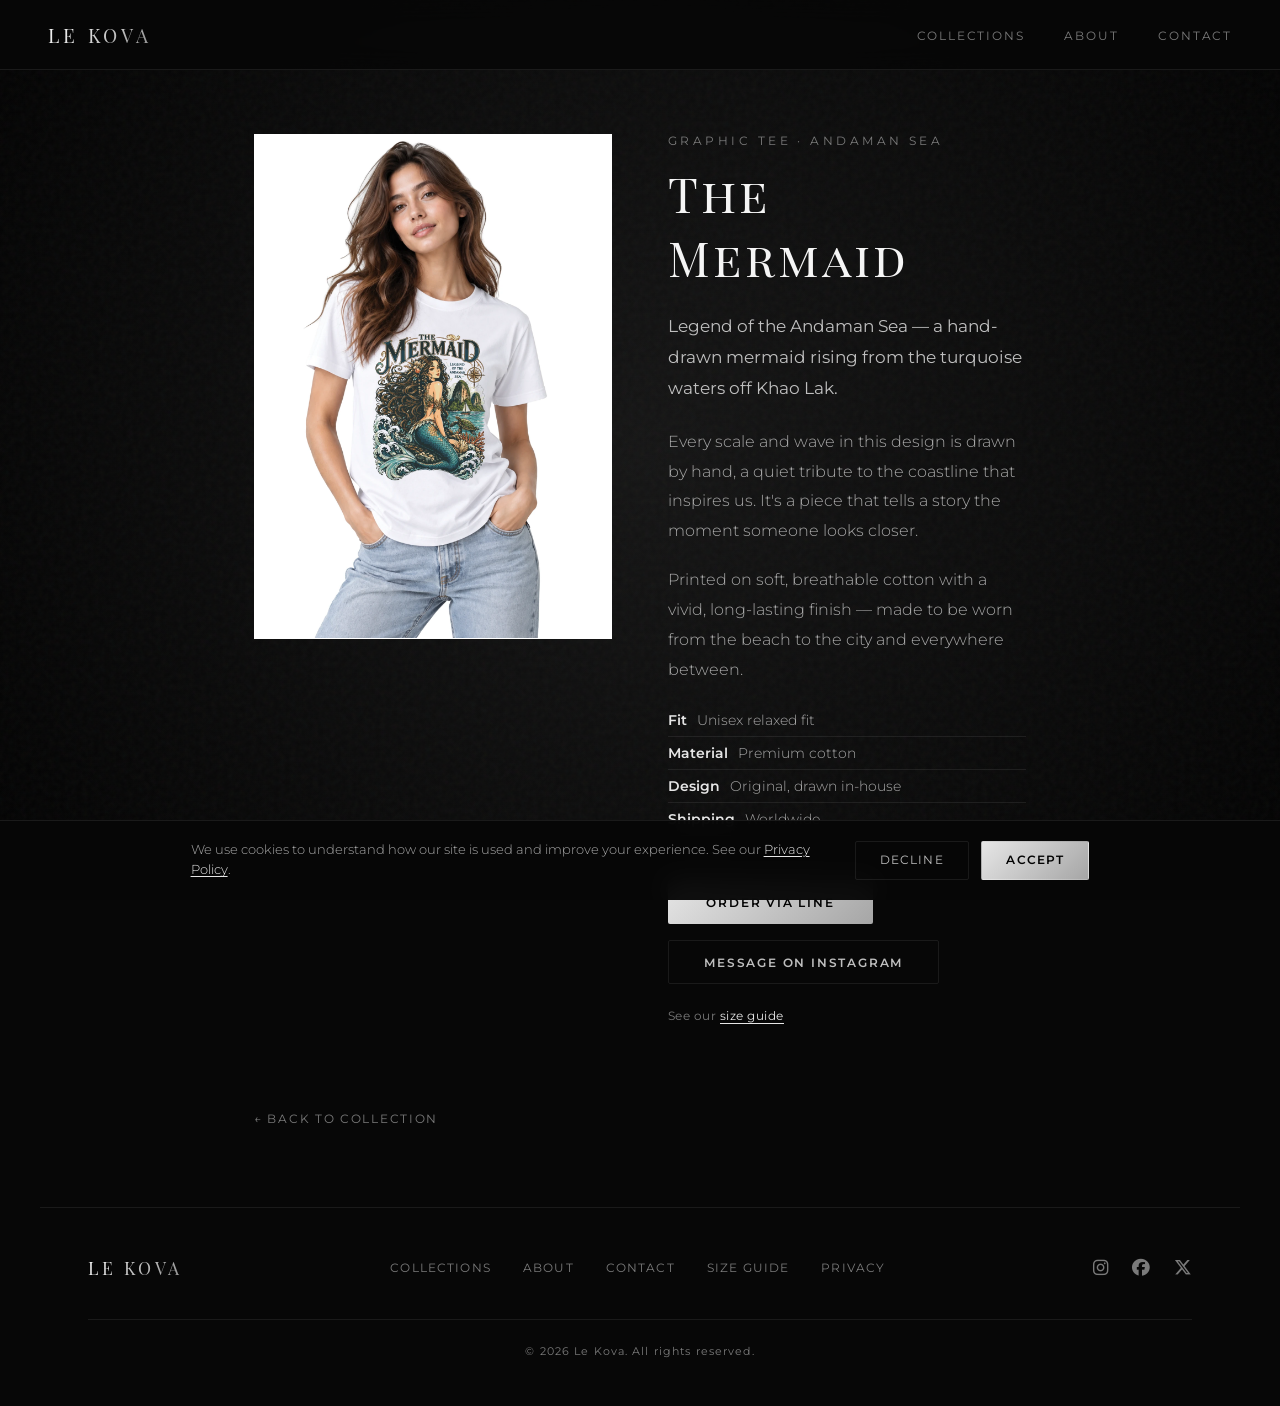
<file: products/the-mermaid/index.html>
<!DOCTYPE html>
<html lang="en">
<head>
    <!-- Google tag (gtag.js) -->
    <script async src="https://www.googletagmanager.com/gtag/js?id=G-JYLKJXTPT1"></script>
    <script>
      window.dataLayer = window.dataLayer || [];
      function gtag(){dataLayer.push(arguments);}

      // Consent Mode v2 — default everything to denied until the visitor chooses.
      gtag('consent', 'default', {
        'ad_storage': 'denied',
        'ad_user_data': 'denied',
        'ad_personalization': 'denied',
        'analytics_storage': 'denied',
        'wait_for_update': 500
      });

      gtag('js', new Date());
      gtag('config', 'G-JYLKJXTPT1');
    </script>

    <meta charset="UTF-8">
    <meta name="viewport" content="width=device-width, initial-scale=1.0">
    <title>The Mermaid Graphic Tee | Le Kova</title>
    <meta name="description" content="The Mermaid graphic tee by Le Kova — a hand-drawn mermaid inspired by the Andaman Sea off Khao Lak, Thailand. Soft premium cotton. Order via LINE or Instagram.">
    <link rel="canonical" href="https://www.lekova.net/products/the-mermaid/">

    <!-- Open Graph -->
    <meta property="og:type" content="product">
    <meta property="og:url" content="https://www.lekova.net/products/the-mermaid/">
    <meta property="og:title" content="The Mermaid Graphic Tee | Le Kova">
    <meta property="og:description" content="The Mermaid graphic tee by Le Kova — a hand-drawn mermaid inspired by the Andaman Sea off Khao Lak, Thailand. Soft premium cotton. Order via LINE or Instagram.">
    <meta property="og:image" content="https://www.lekova.net/images/mermaid-andaman.webp">
    <meta property="og:site_name" content="Le Kova">

    <!-- Twitter / X Card -->
    <meta name="twitter:card" content="summary_large_image">
    <meta name="twitter:title" content="The Mermaid Graphic Tee | Le Kova">
    <meta name="twitter:description" content="The Mermaid graphic tee by Le Kova — a hand-drawn mermaid inspired by the Andaman Sea off Khao Lak, Thailand. Soft premium cotton. Order via LINE or Instagram.">
    <meta name="twitter:image" content="https://www.lekova.net/images/mermaid-andaman.webp">

    <!-- Schema.org Product -->
    <script type="application/ld+json">
    {
      "@context": "https://schema.org",
      "@type": "Product",
      "name": "The Mermaid Graphic Tee",
      "image": "https://www.lekova.net/images/mermaid-andaman.webp",
      "description": "The Mermaid graphic tee by Le Kova — a hand-drawn mermaid inspired by the Andaman Sea off Khao Lak, Thailand. Soft premium cotton. Order via LINE or Instagram.",
      "brand": { "@type": "Brand", "name": "Le Kova" }
    }
    </script>

    <link rel="icon" type="image/png" sizes="64x64" href="/favicon.png">
    <link rel="apple-touch-icon" sizes="64x64" href="/favicon.png">
    <link rel="stylesheet" href="/style.css">
    <link rel="preconnect" href="https://fonts.googleapis.com">
    <link rel="preconnect" href="https://fonts.gstatic.com" crossorigin>
    <link href="https://fonts.googleapis.com/css2?family=Playfair+Display+SC:wght@400;700;900&family=Montserrat:wght@300;400;600&display=swap" rel="stylesheet">
    <link rel="stylesheet" href="https://cdnjs.cloudflare.com/ajax/libs/font-awesome/6.7.2/css/all.min.css">
</head>
<body class="subpage">

    <div class="bg-overlay"></div>

    <nav class="nav scrolled" id="nav">
        <a href="/" class="nav-logo">LE KOVA</a>
        <ul class="nav-links" id="navLinks">
            <li><a href="/#collections">Collections</a></li>
            <li><a href="/about/">About</a></li>
            <li><a href="/contact/">Contact</a></li>
        </ul>
        <button class="nav-toggle" id="navToggle" aria-label="Toggle menu">
            <span></span>
            <span></span>
            <span></span>
        </button>
    </nav>

    <main class="page">
        <div class="product-page-grid">
            <div class="product-page-img">
                <img src="/images/mermaid-andaman.webp" alt="Mermaid graphic tee inspired by the Andaman Sea, by Le Kova" width="1290" height="1816">
            </div>
            <div class="product-page-details">
                <span class="page-eyebrow">Graphic Tee · Andaman Sea</span>
                <h1 class="page-title">The Mermaid</h1>
                <p class="lead">Legend of the Andaman Sea — a hand-drawn mermaid rising from the turquoise waters off Khao Lak.</p>
                <div class="page-body">
            <p>Every scale and wave in this design is drawn by hand, a quiet tribute to the coastline that inspires us. It's a piece that tells a story the moment someone looks closer.</p>
            <p>Printed on soft, breathable cotton with a vivid, long-lasting finish — made to be worn from the beach to the city and everywhere between.</p>
                </div>
                <ul class="product-specs">
                    <li><strong>Fit</strong> Unisex relaxed fit</li>
                    <li><strong>Material</strong> Premium cotton</li>
                    <li><strong>Design</strong> Original, drawn in-house</li>
                    <li><strong>Shipping</strong> Worldwide</li>
                </ul>
                <div class="product-cta">
                    <a class="btn-primary" href="https://line.me/R/ti/p/%40lekova" target="_blank" rel="noopener">Order via LINE</a>
                    <a class="btn-outline" href="https://www.instagram.com/lekovaofficial/" target="_blank" rel="noopener">Message on Instagram</a>
                </div>
                <p class="product-meta-note">
                    See our <a href="/size-guide/">size guide</a>
                </p>
            </div>
        </div>
        <a href="/#collections" class="back-link">← Back to Collection</a>
    </main>

    <footer class="footer">
        <div class="footer-top">
            <a href="/" class="footer-logo">LE KOVA</a>
            <nav class="footer-nav">
                <a href="/#collections">Collections</a>
                <a href="/about/">About</a>
                <a href="/contact/">Contact</a>
                <a href="/size-guide/">Size Guide</a>
                <a href="/privacy/">Privacy</a>
            </nav>
            <div class="social-links">
                <a href="https://www.instagram.com/lekovaofficial/" target="_blank" rel="noopener" aria-label="Instagram"><i class="fa-brands fa-instagram"></i></a>
                <a href="https://www.facebook.com/lekovaofficial" target="_blank" rel="noopener" aria-label="Facebook"><i class="fa-brands fa-facebook"></i></a>
                <a href="https://x.com/lekovaofficial" target="_blank" rel="noopener" aria-label="X"><i class="fa-brands fa-x-twitter"></i></a>
            </div>
        </div>
        <div class="footer-bottom">
            <p>© 2026 Le Kova. All rights reserved.</p>
        </div>
    </footer>

    <script src="/script.js"></script>
</body>
</html>
</file>
<file: style.css>
/* ─── Variables ─── */
:root {
    --bg-dark: #070707;
    --bg-darker: #020202;
    --text-primary: #f5f5f5;
    --text-secondary: #a8a8a8;
    --silver-light: #e6e6e6;
    --silver-mid: #bfbfbf;
    --silver-dark: #7a7a7a;
    --glass-bg: rgba(255, 255, 255, 0.03);
    --glass-border: rgba(255, 255, 255, 0.08);
    --nav-height: 70px;
}

/* ─── Reset ─── */
*, *::before, *::after {
    margin: 0;
    padding: 0;
    box-sizing: border-box;
}

html {
    scroll-behavior: smooth;
}

body {
    font-family: 'Montserrat', sans-serif;
    color: var(--text-primary);
    background-color: var(--bg-dark);
    -webkit-font-smoothing: antialiased;
    -moz-osx-font-smoothing: grayscale;
}

/* ─── Background ─── */
.bg-overlay {
    position: fixed;
    inset: 0;
    background: radial-gradient(circle at center, #151515 0%, var(--bg-darker) 100%);
    z-index: -2;
}

.bg-overlay::after {
    content: '';
    position: absolute;
    inset: 0;
    background-image: url("data:image/svg+xml,%3Csvg viewBox='0 0 200 200' xmlns='http://www.w3.org/2000/svg'%3E%3Cfilter id='noiseFilter'%3E%3CfeTurbulence type='fractalNoise' baseFrequency='0.8' numOctaves='3' stitchTiles='stitch'/%3E%3C/filter%3E%3Crect width='100%25' height='100%25' filter='url(%23noiseFilter)'/%3E%3C/svg%3E");
    opacity: 0.04;
    pointer-events: none;
}

.glow-effect {
    position: fixed;
    width: 50vw;
    height: 50vw;
    max-width: 800px;
    max-height: 800px;
    background: radial-gradient(circle, rgba(160, 160, 160, 0.04) 0%, transparent 60%);
    border-radius: 50%;
    z-index: -1;
    pointer-events: none;
    transform: translate(-50%, -50%);
    transition: top 0.4s cubic-bezier(0.1, 1, 0.1, 1), left 0.4s cubic-bezier(0.1, 1, 0.1, 1);
}

/* ─── Navigation ─── */
.nav {
    position: fixed;
    top: 0;
    left: 0;
    right: 0;
    height: var(--nav-height);
    display: flex;
    align-items: center;
    justify-content: space-between;
    padding: 0 3rem;
    z-index: 100;
    transition: background 0.3s ease, border-bottom 0.3s ease;
}

.nav.scrolled {
    background: rgba(7, 7, 7, 0.92);
    border-bottom: 1px solid var(--glass-border);
    backdrop-filter: blur(12px);
    -webkit-backdrop-filter: blur(12px);
}

.nav-logo {
    font-family: 'Playfair Display SC', serif;
    font-size: 1.2rem;
    letter-spacing: 0.2em;
    text-decoration: none;
    background: linear-gradient(135deg, #f5f5f5 0%, #e0e0e0 20%, #999999 50%, #d1d1d1 75%, #ffffff 100%);
    background-size: 200% auto;
    -webkit-background-clip: text;
    background-clip: text;
    color: transparent;
    animation: shimmer 8s linear infinite;
}

.nav-links {
    list-style: none;
    display: flex;
    gap: 2.5rem;
}

.nav-links a {
    color: var(--silver-dark);
    text-decoration: none;
    font-size: 0.75rem;
    letter-spacing: 0.15em;
    text-transform: uppercase;
    transition: color 0.2s ease;
}

.nav-links a:hover {
    color: var(--text-primary);
}

/* Hamburger */
.nav-toggle {
    display: none;
    flex-direction: column;
    gap: 5px;
    background: none;
    border: none;
    cursor: pointer;
    padding: 4px;
}

.nav-toggle span {
    display: block;
    width: 22px;
    height: 1px;
    background: var(--silver-mid);
    transition: all 0.3s ease;
}

/* ─── Hero ─── */
.hero {
    height: 100vh;
    display: flex;
    align-items: center;
    justify-content: center;
    text-align: center;
    padding: var(--nav-height) 2rem 0;
}

.hero-content {
    display: flex;
    flex-direction: column;
    align-items: center;
    gap: 1.2rem;
    animation: fadeUpIn 1.8s cubic-bezier(0.16, 1, 0.3, 1) forwards;
    opacity: 0;
}

.hero-eyebrow {
    font-size: 0.72rem;
    letter-spacing: 0.35em;
    text-transform: uppercase;
    color: var(--silver-dark);
    font-weight: 400;
}

.brand-name {
    font-family: 'Playfair Display SC', serif;
    font-size: clamp(3.5rem, 10vw, 7rem);
    font-weight: 700;
    letter-spacing: 0.18em;
    margin-left: 0.18em;
    line-height: 1;
    background: linear-gradient(135deg, #f5f5f5 0%, #e0e0e0 20%, #999999 50%, #d1d1d1 75%, #ffffff 100%);
    background-size: 200% auto;
    -webkit-background-clip: text;
    background-clip: text;
    color: transparent;
    animation: shimmer 8s linear infinite;
}

.hero-tagline {
    font-family: 'Playfair Display SC', serif;
    font-size: clamp(0.8rem, 2vw, 1rem);
    letter-spacing: 0.4em;
    color: var(--silver-mid);
    font-weight: 400;
    text-transform: uppercase;
}

/* Hero descriptive H1 (SEO) under the LE KOVA wordmark */
.hero-h1 {
    font-family: 'Playfair Display SC', serif;
    font-size: clamp(0.85rem, 2.2vw, 1.15rem);
    letter-spacing: 0.22em;
    color: var(--silver-mid);
    font-weight: 400;
    text-transform: uppercase;
    line-height: 1.5;
    max-width: 90vw;
}

/* Hero call-to-action row */
.hero-ctas {
    display: flex;
    gap: 1rem;
    flex-wrap: wrap;
    justify-content: center;
    margin-top: 0.8rem;
}

/* ─── Buttons ─── */
.btn-primary {
    margin-top: 0.8rem;
    display: inline-block;
    padding: 0.9rem 2.4rem;
    background: linear-gradient(135deg, #e6e6e6 0%, #a6a6a6 100%);
    color: var(--bg-darker);
    text-decoration: none;
    font-family: 'Montserrat', sans-serif;
    font-size: 0.75rem;
    font-weight: 600;
    letter-spacing: 0.15em;
    text-transform: uppercase;
    border-radius: 2px;
    transition: all 0.3s ease;
}

.btn-primary:hover {
    background: linear-gradient(135deg, #ffffff 0%, #bfbfbf 100%);
    transform: translateY(-2px);
    box-shadow: 0 8px 24px rgba(200, 200, 200, 0.12);
}

.btn-outline {
    display: inline-block;
    padding: 0.85rem 2.2rem;
    border: 1px solid var(--glass-border);
    color: var(--silver-mid);
    text-decoration: none;
    font-family: 'Montserrat', sans-serif;
    font-size: 0.75rem;
    font-weight: 600;
    letter-spacing: 0.15em;
    text-transform: uppercase;
    border-radius: 2px;
    transition: all 0.3s ease;
}

.btn-outline:hover {
    border-color: rgba(255, 255, 255, 0.25);
    color: var(--text-primary);
    background: rgba(255, 255, 255, 0.03);
}

/* ─── Shared Section Styles ─── */
.section {
    padding: 6rem 3rem;
    max-width: 1200px;
    margin: 0 auto;
}

.section-header {
    text-align: center;
    margin-bottom: 3.5rem;
}

.section-eyebrow {
    display: block;
    font-size: 0.7rem;
    letter-spacing: 0.3em;
    text-transform: uppercase;
    color: var(--silver-dark);
    margin-bottom: 0.8rem;
}

.section-title {
    font-family: 'Playfair Display SC', serif;
    font-size: clamp(1.6rem, 4vw, 2.4rem);
    font-weight: 400;
    letter-spacing: 0.06em;
    color: var(--text-primary);
}

.section-sub {
    margin-top: 0.6rem;
    font-size: 0.75rem;
    letter-spacing: 0.2em;
    color: var(--silver-dark);
    text-transform: uppercase;
}

.body-text {
    color: var(--text-secondary);
    font-size: 0.92rem;
    line-height: 1.9;
    font-weight: 300;
    max-width: 480px;
    margin-bottom: 1rem;
}

/* ─── Collections / Products ─── */
.collections-section {
    padding-top: 7rem;
}

.products-grid {
    display: grid;
    grid-template-columns: repeat(4, 1fr);
    gap: 1.5rem;
    margin-bottom: 3rem;
}

.product-card {
    cursor: pointer;
    display: block;
    text-decoration: none;
    color: inherit;
}

/* Real product photos */
.product-photo {
    width: 100%;
    height: 100%;
    object-fit: cover;
    object-position: center top;
    display: block;
    transition: transform 0.5s ease;
}
.product-card:hover .product-photo {
    transform: scale(1.04);
}

/* About section photo */
.about-photo {
    width: 100%;
    height: auto;
    display: block;
    border: 1px solid var(--glass-border);
}

.product-img {
    position: relative;
    overflow: hidden;
    aspect-ratio: 3 / 4;
    background: #111;
    margin-bottom: 1rem;
}

.img-placeholder {
    width: 100%;
    height: 100%;
    background: linear-gradient(145deg, #141414 0%, #1c1c1c 50%, #111111 100%);
}

.img-placeholder.tall {
    width: 100%;
    height: 500px;
}

.quick-view {
    position: absolute;
    bottom: 0;
    left: 0;
    right: 0;
    padding: 0.75rem;
    background: rgba(7, 7, 7, 0.85);
    color: var(--silver-mid);
    text-align: center;
    text-decoration: none;
    font-size: 0.7rem;
    letter-spacing: 0.15em;
    text-transform: uppercase;
    opacity: 0;
    transform: translateY(100%);
    transition: all 0.3s ease;
}

.product-img:hover .quick-view {
    opacity: 1;
    transform: translateY(0);
}

.product-name {
    font-size: 0.82rem;
    font-weight: 400;
    letter-spacing: 0.04em;
    color: var(--text-primary);
    margin-bottom: 0.3rem;
    text-align: center;
}

.product-price {
    font-size: 0.78rem;
    color: var(--silver-dark);
    font-weight: 300;
}

.section-cta {
    text-align: center;
}

/* ─── About ─── */
.about-section {
    border-top: 1px solid var(--glass-border);
}

.about-grid {
    display: grid;
    grid-template-columns: 1fr 1fr;
    gap: 5rem;
    align-items: center;
}

.about-text .section-title {
    margin: 0.6rem 0 1.5rem;
}

.about-btn {
    margin-top: 1.5rem;
}

/* ─── Newsletter ─── */
.newsletter-section {
    border-top: 1px solid var(--glass-border);
    padding: 6rem 3rem;
    background: rgba(255, 255, 255, 0.01);
}

.newsletter-inner {
    max-width: 520px;
    margin: 0 auto;
    text-align: center;
    display: flex;
    flex-direction: column;
    align-items: center;
    gap: 1rem;
}

.newsletter-inner .section-title {
    margin-bottom: 0.2rem;
}

.newsletter-inner .body-text {
    max-width: 380px;
}

/* ─── Newsletter Form ─── */
.notify-form {
    display: flex;
    width: 100%;
    max-width: 480px;
    margin-top: 0.5rem;
    background: var(--glass-bg);
    border: 1px solid var(--glass-border);
    border-radius: 50px;
    overflow: hidden;
    backdrop-filter: blur(10px);
    -webkit-backdrop-filter: blur(10px);
    transition: border-color 0.3s ease, box-shadow 0.3s ease;
}

.notify-form:focus-within {
    border-color: rgba(255, 255, 255, 0.18);
    box-shadow: 0 8px 30px rgba(255, 255, 255, 0.04);
}

.email-input {
    flex-grow: 1;
    background: transparent;
    border: none;
    padding: 1rem 1.5rem;
    color: var(--text-primary);
    font-family: 'Montserrat', sans-serif;
    font-size: 0.88rem;
    outline: none;
}

.email-input::placeholder {
    color: rgba(255, 255, 255, 0.3);
    font-weight: 300;
}

.submit-btn {
    background: linear-gradient(135deg, #e6e6e6 0%, #a6a6a6 100%);
    color: var(--bg-darker);
    border: none;
    padding: 0 1.8rem;
    font-family: 'Montserrat', sans-serif;
    font-weight: 600;
    font-size: 0.78rem;
    letter-spacing: 0.1em;
    cursor: pointer;
    display: flex;
    align-items: center;
    gap: 0.5rem;
    margin: 4px;
    border-radius: 46px;
    transition: all 0.3s ease;
    white-space: nowrap;
}

.submit-btn:hover {
    background: linear-gradient(135deg, #ffffff 0%, #bfbfbf 100%);
}

.submit-btn i {
    transition: transform 0.3s ease;
}

.submit-btn:hover i {
    transform: translateX(3px);
}

/* ─── Footer ─── */
.footer {
    border-top: 1px solid var(--glass-border);
    padding: 3rem;
    max-width: 1200px;
    margin: 0 auto;
}

.footer-top {
    display: flex;
    align-items: center;
    justify-content: space-between;
    margin-bottom: 2.5rem;
    flex-wrap: wrap;
    gap: 1.5rem;
}

.footer-logo {
    font-family: 'Playfair Display SC', serif;
    font-size: 1.1rem;
    letter-spacing: 0.2em;
    text-decoration: none;
    background: linear-gradient(135deg, #f5f5f5 0%, #999999 50%, #ffffff 100%);
    background-size: 200% auto;
    -webkit-background-clip: text;
    background-clip: text;
    color: transparent;
    animation: shimmer 8s linear infinite;
}

.footer-nav {
    display: flex;
    gap: 2rem;
}

.footer-nav a {
    color: var(--silver-dark);
    text-decoration: none;
    font-size: 0.72rem;
    letter-spacing: 0.1em;
    text-transform: uppercase;
    transition: color 0.2s ease;
}

.footer-nav a:hover {
    color: var(--text-primary);
}

.social-links {
    display: flex;
    gap: 1.5rem;
}

.social-links a {
    color: var(--silver-dark);
    font-size: 1.1rem;
    text-decoration: none;
    transition: color 0.2s ease, transform 0.2s ease;
}

.social-links a:hover {
    color: var(--text-primary);
    transform: translateY(-2px);
}

.footer-bottom {
    border-top: 1px solid var(--glass-border);
    padding-top: 1.5rem;
    text-align: center;
}

.footer-bottom p {
    font-size: 0.7rem;
    color: var(--silver-dark);
    letter-spacing: 0.1em;
}

/* ─── Animations ─── */
@keyframes fadeUpIn {
    0%   { opacity: 0; transform: translateY(30px); }
    100% { opacity: 1; transform: translateY(0); }
}

@keyframes shimmer {
    0%   { background-position: -200% center; }
    100% { background-position: 200% center; }
}

/* ─── Responsive: Tablet ─── */
@media (max-width: 900px) {
    .products-grid {
        grid-template-columns: repeat(2, 1fr);
    }

    .about-grid {
        grid-template-columns: 1fr;
        gap: 3rem;
    }

    .about-image {
        order: -1;
    }

    .img-placeholder.tall {
        height: 300px;
    }
}

/* ─── Responsive: Mobile ─── */
@media (max-width: 600px) {
    .nav {
        padding: 0 1.5rem;
    }

    .nav-links {
        display: none;
        position: fixed;
        top: var(--nav-height);
        left: 0;
        right: 0;
        background: rgba(7, 7, 7, 0.96);
        border-bottom: 1px solid var(--glass-border);
        flex-direction: column;
        padding: 2rem;
        gap: 1.5rem;
        text-align: center;
        backdrop-filter: blur(12px);
        -webkit-backdrop-filter: blur(12px);
    }

    .nav-links.open {
        display: flex;
    }

    .nav-toggle {
        display: flex;
    }

    .section {
        padding: 4rem 1.5rem;
    }

    .collections-section {
        padding-top: 5rem;
    }

    .products-grid {
        grid-template-columns: repeat(2, 1fr);
        gap: 1rem;
    }

    .newsletter-section {
        padding: 4rem 1.5rem;
    }

    .footer {
        padding: 2.5rem 1.5rem;
    }

    .footer-top {
        flex-direction: column;
        align-items: center;
        text-align: center;
    }

    .notify-form {
        flex-direction: column;
        border-radius: 10px;
        background: transparent;
        border: none;
        gap: 0.8rem;
    }

    .notify-form:focus-within {
        box-shadow: none;
    }

    .email-input {
        background: var(--glass-bg);
        border: 1px solid var(--glass-border);
        border-radius: 8px;
        text-align: center;
        padding: 1rem;
    }

    .submit-btn {
        margin: 0;
        padding: 1rem;
        justify-content: center;
        border-radius: 8px;
    }
}

/* ═══════════════════════════════════════════════════════════
   CONTENT PAGES  (About, Contact, Shipping, Returns, etc.)
   ═══════════════════════════════════════════════════════════ */

/* On content pages the nav sits over a plain background, so keep it solid. */
body.subpage .nav {
    background: rgba(7, 7, 7, 0.92);
    border-bottom: 1px solid var(--glass-border);
    backdrop-filter: blur(12px);
    -webkit-backdrop-filter: blur(12px);
}

.page {
    max-width: 820px;
    margin: 0 auto;
    padding: calc(var(--nav-height) + 4rem) 1.5rem 5rem;
    min-height: 100vh;
}

.page-header {
    text-align: center;
    margin-bottom: 3rem;
}

.page-eyebrow {
    display: block;
    font-size: 0.72rem;
    letter-spacing: 0.3em;
    text-transform: uppercase;
    color: var(--silver-dark);
    margin-bottom: 1rem;
}

.page-title {
    font-family: 'Playfair Display SC', serif;
    font-size: clamp(2rem, 5vw, 3rem);
    font-weight: 400;
    letter-spacing: 0.06em;
    color: var(--text-primary);
}

.page-body {
    color: var(--text-secondary);
    font-weight: 300;
    line-height: 1.9;
    font-size: 0.98rem;
}

.page-body h2 {
    font-family: 'Playfair Display SC', serif;
    font-weight: 400;
    font-size: 1.3rem;
    letter-spacing: 0.04em;
    color: var(--text-primary);
    margin: 2.6rem 0 1rem;
}

.page-body h3 {
    font-size: 0.9rem;
    font-weight: 600;
    letter-spacing: 0.08em;
    color: var(--silver-light);
    margin: 1.8rem 0 0.6rem;
    text-transform: uppercase;
}

.page-body p { margin-bottom: 1.2rem; }

.page-body a {
    color: var(--silver-light);
    text-decoration: underline;
    text-underline-offset: 3px;
    transition: color 0.2s ease;
}
.page-body a:hover { color: var(--text-primary); }

.page-body ul { margin: 0 0 1.2rem 1.3rem; }
.page-body li { margin-bottom: 0.5rem; }

.lead {
    font-size: 1.05rem;
    color: var(--silver-mid);
    line-height: 1.85;
    margin-bottom: 2rem;
}

/* Gold italic marker for details the owner still needs to fill in. */
.fill {
    color: #d8b25e;
    font-style: italic;
}

.updated {
    font-size: 0.72rem;
    letter-spacing: 0.08em;
    color: var(--silver-dark);
    text-transform: uppercase;
    margin-bottom: 2.5rem;
    text-align: center;
}

/* Contact method cards */
.contact-methods {
    display: grid;
    grid-template-columns: repeat(auto-fit, minmax(200px, 1fr));
    gap: 1rem;
    margin: 2.5rem 0;
}
.contact-card {
    border: 1px solid var(--glass-border);
    background: var(--glass-bg);
    border-radius: 4px;
    padding: 1.8rem 1.2rem;
    text-align: center;
    text-decoration: none;
    transition: border-color 0.3s ease, transform 0.3s ease;
    display: block;
}
.contact-card:hover {
    border-color: rgba(255, 255, 255, 0.2);
    transform: translateY(-3px);
}
.contact-card i {
    font-size: 1.6rem;
    color: var(--silver-mid);
    margin-bottom: 0.9rem;
    display: block;
}
.contact-card .c-label {
    display: block;
    font-size: 0.78rem;
    letter-spacing: 0.12em;
    text-transform: uppercase;
    color: var(--text-primary);
    margin-bottom: 0.35rem;
}
.contact-card .c-detail {
    font-size: 0.78rem;
    color: var(--silver-dark);
    text-decoration: none;
}

/* Size guide table */
.size-table {
    width: 100%;
    border-collapse: collapse;
    margin: 1.5rem 0 2rem;
    font-size: 0.85rem;
}
.size-table th,
.size-table td {
    border: 1px solid var(--glass-border);
    padding: 0.7rem 0.9rem;
    text-align: center;
}
.size-table th {
    background: rgba(255, 255, 255, 0.03);
    color: var(--silver-light);
    font-weight: 600;
    letter-spacing: 0.06em;
    text-transform: uppercase;
    font-size: 0.7rem;
}
.size-table td {
    color: var(--text-secondary);
    font-weight: 300;
}

.back-link {
    display: inline-block;
    margin-top: 3.5rem;
    font-size: 0.76rem;
    letter-spacing: 0.14em;
    text-transform: uppercase;
    color: var(--silver-dark);
    text-decoration: none;
    transition: color 0.2s ease;
}
.back-link:hover { color: var(--text-primary); }

/* Footer nav wraps nicely when there are many links */
.footer-nav {
    flex-wrap: wrap;
    justify-content: center;
    row-gap: 0.8rem;
}

/* ═══════════════════════════════════════════════════════════
   COOKIE CONSENT BANNER
   ═══════════════════════════════════════════════════════════ */
.cookie-banner {
    position: fixed;
    bottom: 0;
    left: 0;
    right: 0;
    z-index: 200;
    background: rgba(7, 7, 7, 0.96);
    border-top: 1px solid var(--glass-border);
    backdrop-filter: blur(12px);
    -webkit-backdrop-filter: blur(12px);
    padding: 1.2rem 1.5rem;
    display: flex;
    align-items: center;
    justify-content: center;
    gap: 1.5rem;
    flex-wrap: wrap;
    transform: translateY(110%);
    transition: transform 0.45s cubic-bezier(0.16, 1, 0.3, 1);
}

.cookie-banner.show { transform: translateY(0); }

.cookie-text {
    font-size: 0.8rem;
    color: var(--text-secondary);
    font-weight: 300;
    line-height: 1.6;
    max-width: 640px;
}

.cookie-text a {
    color: var(--silver-light);
    text-decoration: underline;
    text-underline-offset: 2px;
}

.cookie-actions {
    display: flex;
    gap: 0.8rem;
    flex-shrink: 0;
}

.cookie-btn {
    font-family: 'Montserrat', sans-serif;
    font-size: 0.72rem;
    letter-spacing: 0.1em;
    text-transform: uppercase;
    padding: 0.7rem 1.5rem;
    border-radius: 2px;
    cursor: pointer;
    border: 1px solid var(--glass-border);
    transition: all 0.25s ease;
    white-space: nowrap;
}

.cookie-btn.decline {
    background: transparent;
    color: var(--silver-mid);
}
.cookie-btn.decline:hover {
    color: var(--text-primary);
    border-color: rgba(255, 255, 255, 0.25);
}

.cookie-btn.accept {
    background: linear-gradient(135deg, #e6e6e6 0%, #a6a6a6 100%);
    color: var(--bg-darker);
    border-color: transparent;
    font-weight: 600;
}
.cookie-btn.accept:hover {
    background: linear-gradient(135deg, #ffffff 0%, #bfbfbf 100%);
}

@media (max-width: 600px) {
    .cookie-banner {
        flex-direction: column;
        gap: 1rem;
        text-align: center;
        padding: 1.2rem;
    }
    .cookie-actions { width: 100%; }
    .cookie-btn { flex: 1; }
}

/* ═══════════════════════════════════════════════════════════
   PRODUCT PAGES
   ═══════════════════════════════════════════════════════════ */
.product-page-grid {
    display: grid;
    grid-template-columns: 1fr 1fr;
    gap: 3.5rem;
    align-items: start;
    margin-bottom: 2rem;
}

.product-page-img img {
    width: 100%;
    height: auto;
    display: block;
    border: 1px solid var(--glass-border);
    background: #fff;
}

.product-page-details .page-eyebrow {
    margin-bottom: 0.8rem;
}

.product-page-details .page-title {
    text-align: left;
    margin-bottom: 1.4rem;
}

.product-page-details .lead {
    margin-bottom: 1.4rem;
}

.product-specs {
    list-style: none;
    margin: 0 0 2rem;
    padding: 0;
}
.product-specs li {
    padding: 0.5rem 0;
    border-bottom: 1px solid var(--glass-border);
    font-size: 0.85rem;
    color: var(--text-secondary);
    font-weight: 300;
}
.product-specs li strong {
    color: var(--silver-light);
    font-weight: 600;
    margin-right: 0.4rem;
}

.product-cta {
    display: flex;
    gap: 1rem;
    flex-wrap: wrap;
    margin-bottom: 1.5rem;
}

.product-meta-note {
    font-size: 0.78rem;
    color: var(--silver-dark);
    letter-spacing: 0.04em;
}
.product-meta-note a {
    color: var(--silver-light);
    text-decoration: underline;
    text-underline-offset: 3px;
}

@media (max-width: 760px) {
    .product-page-grid {
        grid-template-columns: 1fr;
        gap: 2rem;
    }
    .product-page-details .page-title { text-align: center; }
    .product-cta { justify-content: center; }
}

/* ─── Size guide cm/inch toggle ─── */
.unit-toggle {
    display: inline-flex;
    border: 1px solid var(--glass-border);
    border-radius: 2px;
    overflow: hidden;
    margin-bottom: 1.8rem;
}
.unit-toggle button {
    background: transparent;
    color: var(--silver-dark);
    border: none;
    padding: 0.55rem 1.4rem;
    font-family: 'Montserrat', sans-serif;
    font-size: 0.72rem;
    letter-spacing: 0.14em;
    text-transform: uppercase;
    cursor: pointer;
    transition: all 0.2s ease;
}
.unit-toggle button.active {
    background: linear-gradient(135deg, #e6e6e6 0%, #a6a6a6 100%);
    color: var(--bg-darker);
    font-weight: 600;
}
.table-hint {
    font-size: 0.72rem;
    letter-spacing: 0.06em;
    color: var(--silver-dark);
    margin-bottom: 0.6rem !important;
}
</file>
